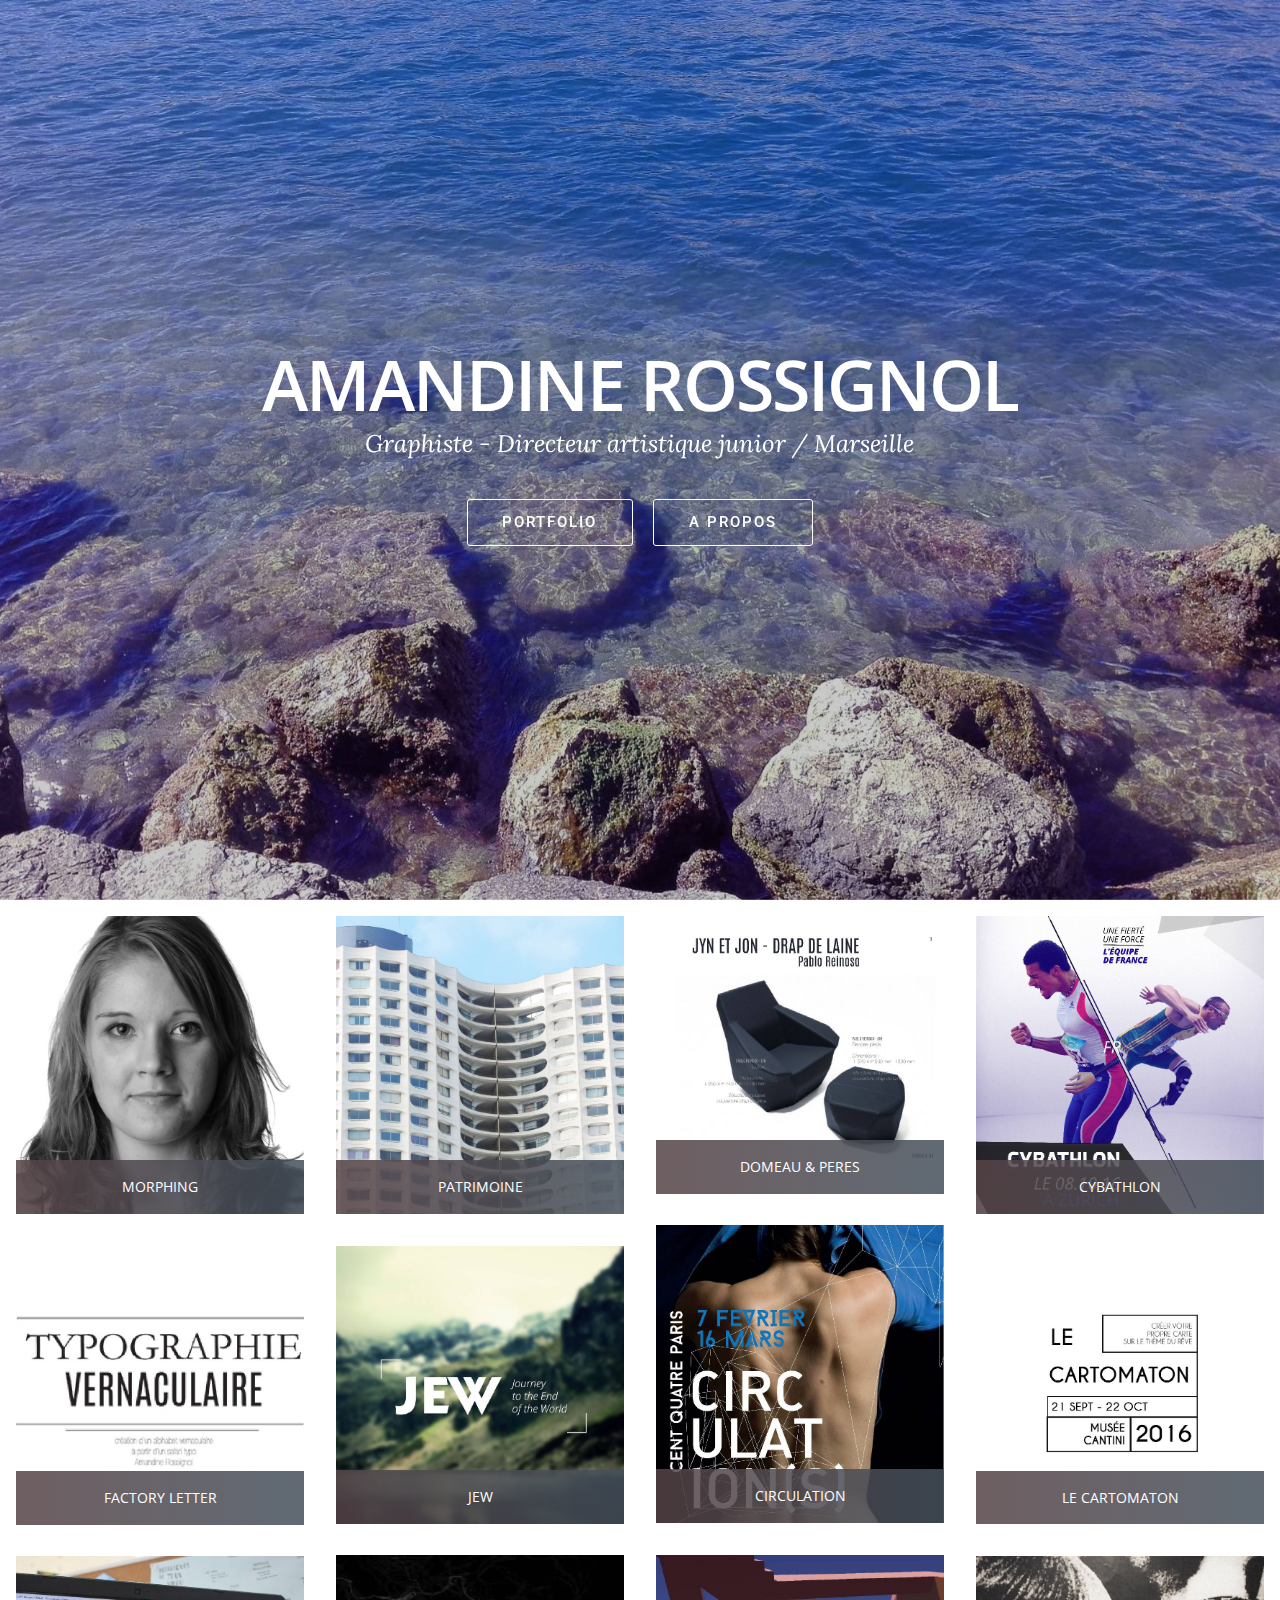
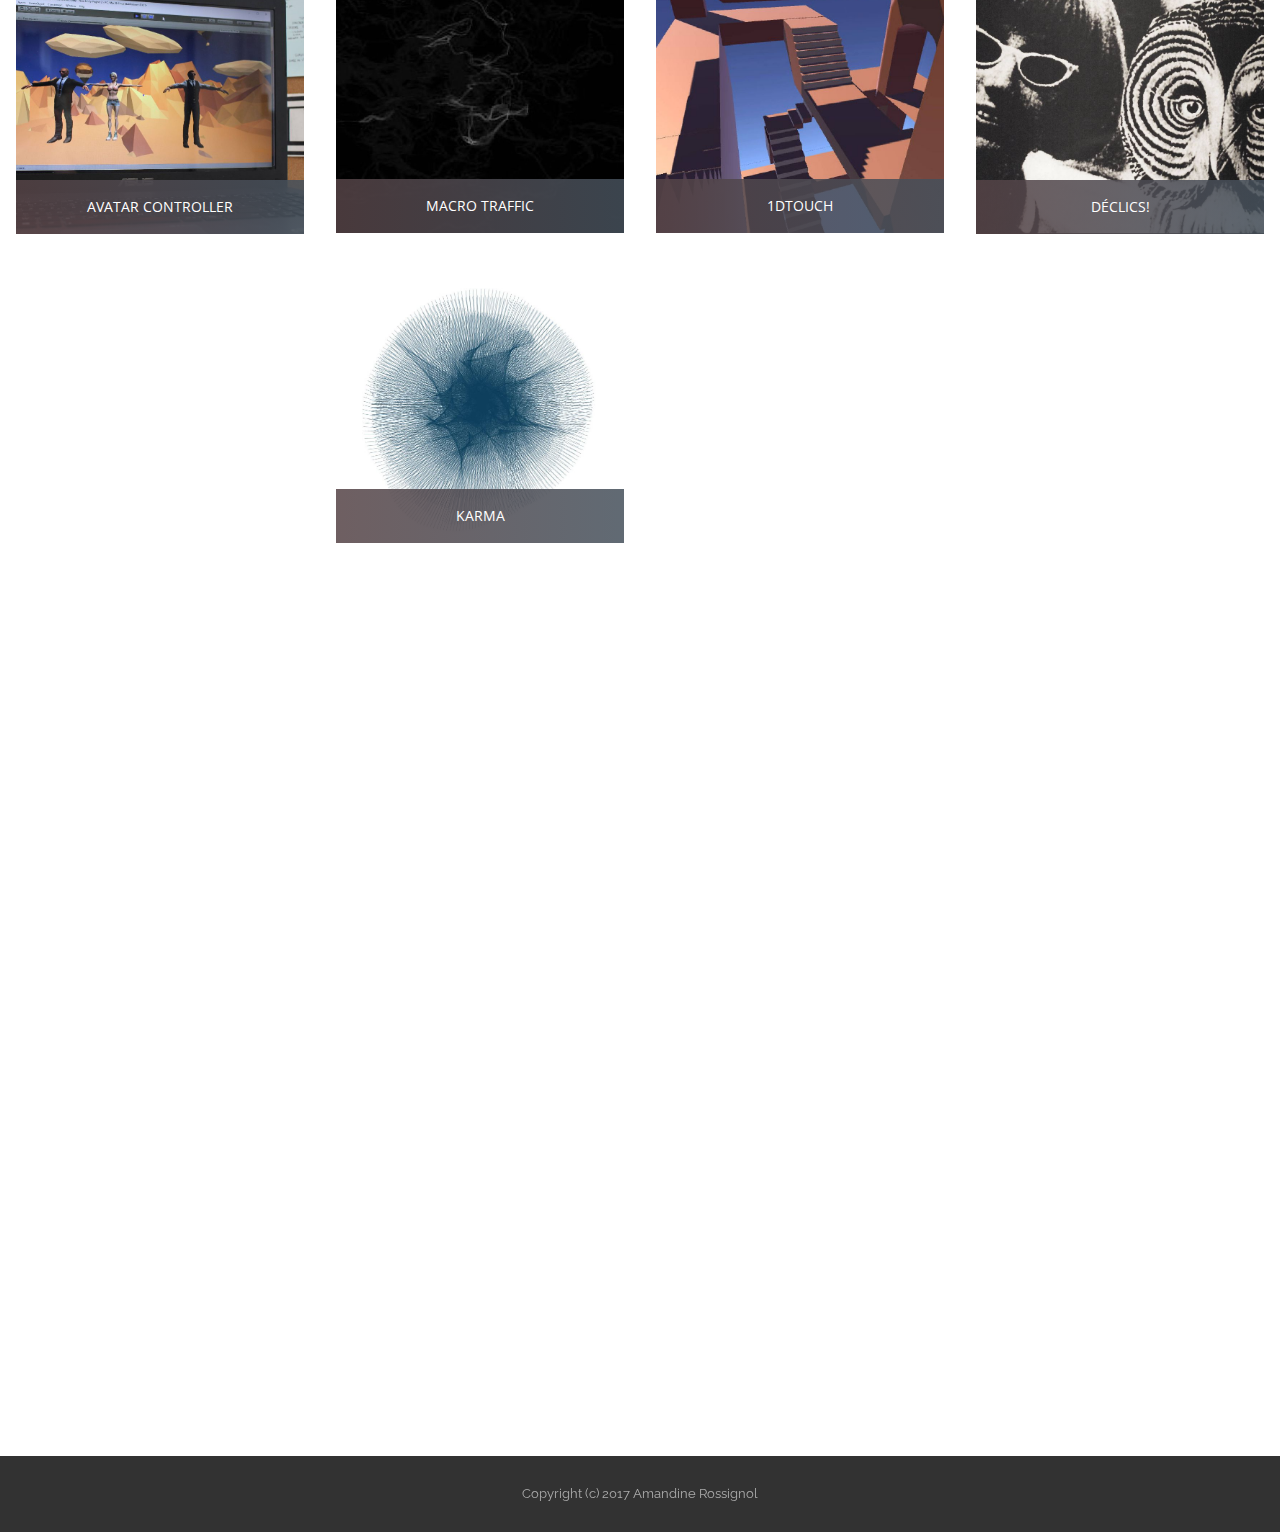
<file: index.html>
<!DOCTYPE html>
<html>
<head>
  <!-- Site made with Mobirise Website Builder v3.12.1, https://mobirise.com -->
  <meta charset="UTF-8">
  <meta http-equiv="X-UA-Compatible" content="IE=edge">
  <meta name="generator" content="Mobirise v3.12.1, mobirise.com">
  <meta name="viewport" content="width=device-width, initial-scale=1">
  <link rel="shortcut icon" href="assets/images/vignettesitelogo-128x131.png" type="image/x-icon">
  <meta name="description" content="">
  
  <link rel="stylesheet" href="https://fonts.googleapis.com/css?family=Lora:400,700,400italic,700italic&amp;subset=latin">
  <link rel="stylesheet" href="https://fonts.googleapis.com/css?family=Montserrat:400,700">
  <link rel="stylesheet" href="https://fonts.googleapis.com/css?family=Raleway:100,100i,200,200i,300,300i,400,400i,500,500i,600,600i,700,700i,800,800i,900,900i">
  <link rel="stylesheet" href="assets/bootstrap-material-design-font/css/material.css">
  <link rel="stylesheet" href="assets/et-line-font-plugin/style.css">
  <link rel="stylesheet" href="assets/tether/tether.min.css">
  <link rel="stylesheet" href="assets/bootstrap/css/bootstrap.min.css">
  <link rel="stylesheet" href="assets/animate.css/animate.min.css">
  <link rel="stylesheet" href="assets/socicon/css/styles.css">
  <link rel="stylesheet" href="assets/theme/css/style.css">
  <link rel="stylesheet" href="assets/mobirise-gallery/style.css">
  <link rel="stylesheet" href="assets/mobirise/css/mbr-additional.css" type="text/css">
  
  
  
</head>
<body>
<section class="mbr-section mbr-section-hero mbr-section-full mbr-parallax-background" id="header1-2" style="background-image: url(assets/images/hjk2-2000x1123.jpg);">

    

    <div class="mbr-table-cell">

        <div class="container">
            <div class="row">
                <div class="mbr-section col-md-10 col-md-offset-1 text-xs-center">

                    <h1 class="mbr-section-title display-1">AMANDINE ROSSIGNOL</h1>
                    <p class="mbr-section-lead lead">Graphiste - Directeur artistique junior / Marseille</p>
                    <div class="mbr-section-btn"> <a class="btn btn-lg btn-white btn-white-outline" href="index.html#gallery4-0">PORTFOLIO</a> <a class="btn btn-lg btn-white btn-white-outline" href="index.html#msg-box3-4">A PROPOS</a></div>
                </div>
            </div>
        </div>
    </div>

    

</section>

<section class="engine"><a rel="external" href="https://mobirise.com">Mobirise Site Creator</a></section><section class="mbr-gallery mbr-section mbr-section-nopadding mbr-slider-carousel" id="gallery4-0" data-filter="false" style="background-color: rgb(255, 255, 255); padding-top: 0rem; padding-bottom: 0rem;">
    <!-- Filter -->
    

    <!-- Gallery -->
    <div class="mbr-gallery-row">
        <div class=" mbr-gallery-layout-default">
            <div>
                <div>
                    <div class="mbr-gallery-item mbr-gallery-item__mobirise3 mbr-gallery-item--p1" data-tags="Animated" data-video-url="false">
                        <div href="#lb-gallery4-0" data-slide-to="0" data-toggle="modal">
                            
                            

                            <img alt="" src="assets/images/retouchefusion3-2000x2071-800x828.jpg">
                            
                            <span class="icon-focus"></span>
                            <span class="mbr-gallery-title"><a href="morphing.html" class="text-white">MORPHING</a></span>
                        </div>
                    </div><div class="mbr-gallery-item mbr-gallery-item__mobirise3 mbr-gallery-item--p1" data-tags="Animated" data-video-url="false">
                        <div href="#lb-gallery4-0" data-slide-to="1" data-toggle="modal">
                            
                            

                            <img alt="" src="assets/images/patrimoine4-2000x2070-800x828.jpg">
                            
                            <span class="icon-focus"></span>
                            <span class="mbr-gallery-title"><a href="patrimoine.html" class="text-primary">PATRIMOINE</a></span>
                        </div>
                    </div><div class="mbr-gallery-item mbr-gallery-item__mobirise3 mbr-gallery-item--p1" data-tags="Animated" data-video-url="false">
                        <div href="#lb-gallery4-0" data-slide-to="2" data-toggle="modal">
                            
                            

                            <img alt="" src="assets/images/dp-cata-2000x1931-800x772.jpg">
                            
                            <span class="icon-focus"></span>
                            <span class="mbr-gallery-title"><a href="domeauetperes.html" class="text-white">DOMEAU &amp; PERES</a></span>
                        </div>
                    </div><div class="mbr-gallery-item mbr-gallery-item__mobirise3 mbr-gallery-item--p1" data-tags="Animated" data-video-url="false">
                        <div href="#lb-gallery4-0" data-slide-to="3" data-toggle="modal">
                            
                            

                            <img alt="" src="assets/images/ps2-2000x2070-800x828.jpg">
                            
                            <span class="icon-focus"></span>
                            <span class="mbr-gallery-title"><a href="cybathlon.html" class="text-white">CYBATHLON</a></span>
                        </div>
                    </div><div class="mbr-gallery-item mbr-gallery-item__mobirise3 mbr-gallery-item--p1" data-tags="Animated" data-video-url="false">
                        <div href="#lb-gallery4-0" data-slide-to="4" data-toggle="modal">
                            
                            

                            <img alt="" src="assets/images/circulation2-2000x2070-800x828.jpg">
                            
                            <span class="icon-focus"></span>
                            <span class="mbr-gallery-title"><a href="Circulation.html" class="text-primary">CIRCULATION</a></span>
                        </div>
                    </div><div class="mbr-gallery-item mbr-gallery-item__mobirise3 mbr-gallery-item--p1" data-tags="Animated" data-video-url="false">
                        <div href="#lb-gallery4-0" data-slide-to="5" data-toggle="modal">
                            
                            

                            <img alt="" src="assets/images/typovernaculaire-2000x1937-800x774.jpg">
                            
                            <span class="icon-focus"></span>
                            <span class="mbr-gallery-title"><a href="vernaculaire.html" class="text-primary">FACTORY LETTER</a></span>
                        </div>
                    </div><div class="mbr-gallery-item mbr-gallery-item__mobirise3 mbr-gallery-item--p1" data-tags="Animated" data-video-url="false">
                        <div href="#lb-gallery4-0" data-slide-to="6" data-toggle="modal">
                            
                            

                            <img alt="" src="assets/images/cran1-2000x1931-800x772.jpg">
                            
                            <span class="icon-focus"></span>
                            <span class="mbr-gallery-title"><a href="jew.html" class="text-primary">JEW</a></span>
                        </div>
                    </div><div class="mbr-gallery-item mbr-gallery-item__mobirise3 mbr-gallery-item--p1" data-tags="Animated" data-video-url="false">
                        <div href="#lb-gallery4-0" data-slide-to="7" data-toggle="modal">
                            
                            

                            <img alt="" src="assets/images/car11-2000x1934-800x773.jpg">
                            
                            <span class="icon-focus"></span>
                            <span class="mbr-gallery-title"><a href="lecartomaton.html" class="text-primary">LE CARTOMATON</a></span>
                        </div>
                    </div><div class="mbr-gallery-item mbr-gallery-item__mobirise3 mbr-gallery-item--p1" data-tags="Animated" data-video-url="false">
                        <div href="#lb-gallery4-0" data-slide-to="8" data-toggle="modal">
                            
                            

                            <img alt="" src="assets/images/kinect04-2000x1928-800x771.jpg">
                            
                            <span class="icon-focus"></span>
                            <span class="mbr-gallery-title"><a href="Macrotraffic.html" class="text-primary">MACRO TRAFFIC</a></span>
                        </div>
                    </div><div class="mbr-gallery-item mbr-gallery-item__mobirise3 mbr-gallery-item--p1" data-tags="Animated" data-video-url="false">
                        <div href="#lb-gallery4-0" data-slide-to="9" data-toggle="modal">
                            
                            

                            <img alt="" src="assets/images/abstrait-7-2000x1931-800x772.jpg">
                            
                            <span class="icon-focus"></span>
                            <span class="mbr-gallery-title"><a href="1DTouch.html" class="text-primary">1DTOUCH</a></span>
                        </div>
                    </div><div class="mbr-gallery-item mbr-gallery-item__mobirise3 mbr-gallery-item--p1" data-tags="Animated" data-video-url="false">
                        <div href="#lb-gallery4-0" data-slide-to="10" data-toggle="modal">
                            
                            

                            <img alt="" src="assets/images/lien-et-correspondance11111-2000x1930-800x772.jpg">
                            
                            <span class="icon-focus"></span>
                            <span class="mbr-gallery-title"><a href="déclics.html" class="text-primary">DÉCLICS!</a></span>
                        </div>
                    </div><div class="mbr-gallery-item mbr-gallery-item__mobirise3 mbr-gallery-item--p1" data-tags="Animated" data-video-url="false">
                        <div href="#lb-gallery4-0" data-slide-to="11" data-toggle="modal">
                            
                            

                            <img alt="" src="assets/images/img-2000x1931-800x772.jpg">
                            
                            <span class="icon-focus"></span>
                            <span class="mbr-gallery-title"><a href="avatarcontroller.html" class="text-white">AVATAR CONTROLLER</a></span>
                        </div>
                    </div><div class="mbr-gallery-item mbr-gallery-item__mobirise3 mbr-gallery-item--p1" data-tags="Animated" data-video-url="false">
                        <div href="#lb-gallery4-0" data-slide-to="12" data-toggle="modal">
                            
                            

                            <img alt="" src="assets/images/170202-101109-2000x1929-800x771.jpg">
                            
                            <span class="icon-focus"></span>
                            <span class="mbr-gallery-title"><a href="Karma.html" class="text-primary">KARMA</a></span>
                        </div>
                    </div>
                </div>
            </div>
            <div class="clearfix"></div>
        </div>
    </div>

    <!-- Lightbox -->
    <div data-app-prevent-settings="" class="mbr-slider modal fade carousel slide" tabindex="-1" data-keyboard="true" data-interval="false" id="lb-gallery4-0">
        <div class="modal-dialog">
            <div class="modal-content">
                <div class="modal-body">
                    <ol class="carousel-indicators">
                        <li data-app-prevent-settings="" data-target="#lb-gallery4-0" data-slide-to="0"></li><li data-app-prevent-settings="" data-target="#lb-gallery4-0" data-slide-to="1"></li><li data-app-prevent-settings="" data-target="#lb-gallery4-0" data-slide-to="2"></li><li data-app-prevent-settings="" data-target="#lb-gallery4-0" data-slide-to="3"></li><li data-app-prevent-settings="" data-target="#lb-gallery4-0" data-slide-to="4"></li><li data-app-prevent-settings="" data-target="#lb-gallery4-0" data-slide-to="5"></li><li data-app-prevent-settings="" data-target="#lb-gallery4-0" data-slide-to="6"></li><li data-app-prevent-settings="" data-target="#lb-gallery4-0" data-slide-to="7"></li><li data-app-prevent-settings="" data-target="#lb-gallery4-0" data-slide-to="8"></li><li data-app-prevent-settings="" data-target="#lb-gallery4-0" data-slide-to="9"></li><li data-app-prevent-settings="" data-target="#lb-gallery4-0" data-slide-to="10"></li><li data-app-prevent-settings="" data-target="#lb-gallery4-0" data-slide-to="11"></li><li data-app-prevent-settings="" data-target="#lb-gallery4-0" class=" active" data-slide-to="12"></li>
                    </ol>
                    <div class="carousel-inner">
                        <div class="carousel-item">
                            <img alt="" src="assets/images/retouchefusion3-2000x2071.jpg">
                        </div><div class="carousel-item">
                            <img alt="" src="assets/images/patrimoine4-2000x2070.jpg">
                        </div><div class="carousel-item">
                            <img alt="" src="assets/images/dp-cata-2000x1931.jpg">
                        </div><div class="carousel-item">
                            <img alt="" src="assets/images/ps2-2000x2070.jpg">
                        </div><div class="carousel-item">
                            <img alt="" src="assets/images/circulation2-2000x2070.jpg">
                        </div><div class="carousel-item">
                            <img alt="" src="assets/images/typovernaculaire-2000x1937.jpg">
                        </div><div class="carousel-item">
                            <img alt="" src="assets/images/cran1-2000x1931.jpg">
                        </div><div class="carousel-item">
                            <img alt="" src="assets/images/car11-2000x1934.jpg">
                        </div><div class="carousel-item">
                            <img alt="" src="assets/images/kinect04-2000x1928.jpg">
                        </div><div class="carousel-item">
                            <img alt="" src="assets/images/abstrait-7-2000x1931.jpg">
                        </div><div class="carousel-item">
                            <img alt="" src="assets/images/lien-et-correspondance11111-2000x1930.jpg">
                        </div><div class="carousel-item">
                            <img alt="" src="assets/images/img-2000x1931.jpg">
                        </div><div class="carousel-item active">
                            <img alt="" src="assets/images/170202-101109-2000x1929.jpg">
                        </div>
                    </div>
                    <a class="left carousel-control" role="button" data-slide="prev" href="#lb-gallery4-0">
                        <span class="icon-prev" aria-hidden="true"></span>
                        <span class="sr-only">Previous</span>
                    </a>
                    <a class="right carousel-control" role="button" data-slide="next" href="#lb-gallery4-0">
                        <span class="icon-next" aria-hidden="true"></span>
                        <span class="sr-only">Next</span>
                    </a>

                    <a class="close" href="#" role="button" data-dismiss="modal">
                        <span aria-hidden="true">×</span>
                        <span class="sr-only">Close</span>
                    </a>
                </div>
            </div>
        </div>
    </div>
</section>

<section class="mbr-section article" id="msg-box3-4" style="background-color: rgb(255, 255, 255); padding-top: 120px; padding-bottom: 0px;">

    
    <div class="container">
        <div class="row">
            <div class="col-md-8 col-md-offset-2 text-xs-center">
                <h3 class="mbr-section-title display-2">AMANDINE</h3>
                <div class="lead"><p>Actuellement étudiante en DSAA design graphique à Marseille, graphiste et directeur artistique junior. Je porte attention au domaine du design dans sa globalité, mais plus particulierement au multimédia, à l'innovation et aux nouvelles technologies. J'aime être au coeur de la nouveauté et du changement. Je réalise un mémoire et un macro projet sur le thème de l'immersion; pouvant être suivi ici :</p></div>
                <div><a class="btn btn-secondary" href="http://www.tonerkebab.fr/wiki/doku.php/wiki:proto-memoires:amandine-rossignol:amandine-rossignol" target="_blank">IMMERSION</a> </div>
            </div>
        </div>
    </div>

</section>

<section class="mbr-section mbr-section__container" id="buttons1-b" style="background-color: rgb(255, 255, 255); padding-top: 60px; padding-bottom: 60px;">

    <div class="container">
        <div class="row">
            <div class="col-xs-12">
                <div class="text-xs-center"> <a class="btn btn-black btn-black-outline" href="http://www.fichier-pdf.fr/2017/05/11/cv-ar/cv-ar.pdf" target="_blank">CURRICULUM VITAE</a></div>
            </div>
        </div>
    </div>

</section>

<section class="mbr-section mbr-section-md-padding mbr-parallax-background" id="social-buttons2-c" style="background-image: url(assets/images/hjk2-2000x1123.jpg); padding-top: 90px; padding-bottom: 90px;">
    
    <div class="container">
        <div class="row">
            <div class="col-md-8 col-md-offset-2 text-xs-center">
                <h3 class="mbr-section-title display-2">IT'S ME</h3>
                <div><a class="btn btn-social" title="Twitter" target="_blank" href="https://twitter.com/AmandRoss"><i class="socicon socicon-twitter"></i></a>    <a class="btn btn-social" title="Instagram" target="_blank" href="https://www.instagram.com/amandine_ross/"><i class="socicon socicon-instagram"></i></a> <a class="btn btn-social" title="Pinterest" target="_blank" href="https://fr.pinterest.com/aeostig/"><i class="socicon socicon-pinterest"></i></a>     </div>
            </div>
        </div>
    </div>
</section>

<footer class="mbr-small-footer mbr-section mbr-section-nopadding" id="footer1-2" style="background-color: rgb(50, 50, 50); padding-top: 1.75rem; padding-bottom: 1.75rem;">
    
    <div class="container">
        <p class="text-xs-center">Copyright (c) 2017 Amandine Rossignol</p>
    </div>
</footer>


  <script src="assets/web/assets/jquery/jquery.min.js"></script>
  <script src="assets/tether/tether.min.js"></script>
  <script src="assets/bootstrap/js/bootstrap.min.js"></script>
  <script src="assets/smooth-scroll/smooth-scroll.js"></script>
  <script src="assets/jarallax/jarallax.js"></script>
  <script src="assets/viewport-checker/jquery.viewportchecker.js"></script>
  <script src="assets/masonry/masonry.pkgd.min.js"></script>
  <script src="assets/imagesloaded/imagesloaded.pkgd.min.js"></script>
  <script src="assets/bootstrap-carousel-swipe/bootstrap-carousel-swipe.js"></script>
  <script src="assets/theme/js/script.js"></script>
  <script src="assets/mobirise-gallery/player.min.js"></script>
  <script src="assets/mobirise-gallery/script.js"></script>
  
  
  <input name="animation" type="hidden">
  </body>
</html>
</file>
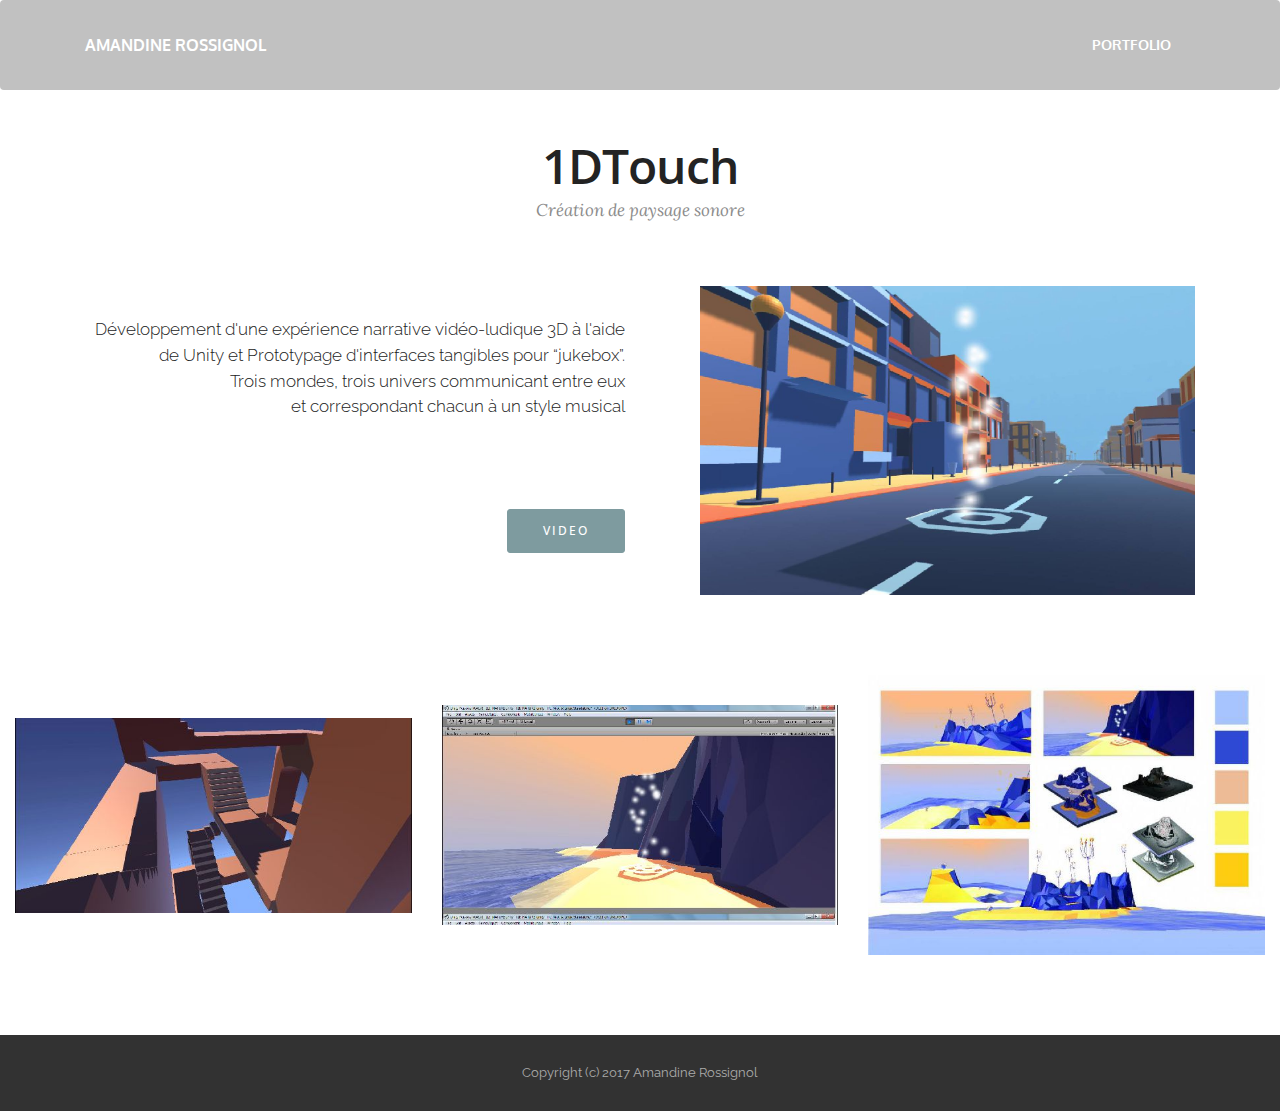
<file: 1DTouch.html>
<!DOCTYPE html>
<html>
<head>
  <!-- Site made with Mobirise Website Builder v3.12.1, https://mobirise.com -->
  <meta charset="UTF-8">
  <meta http-equiv="X-UA-Compatible" content="IE=edge">
  <meta name="generator" content="Mobirise v3.12.1, mobirise.com">
  <meta name="viewport" content="width=device-width, initial-scale=1">
  <link rel="shortcut icon" href="assets/images/vignettesitelogo-128x131.png" type="image/x-icon">
  <meta name="description" content="Web Site Builder Description">
  <title>Web Site Builder Title</title>
  <link rel="stylesheet" href="https://fonts.googleapis.com/css?family=Lora:400,700,400italic,700italic&amp;subset=latin">
  <link rel="stylesheet" href="https://fonts.googleapis.com/css?family=Montserrat:400,700">
  <link rel="stylesheet" href="https://fonts.googleapis.com/css?family=Raleway:100,100i,200,200i,300,300i,400,400i,500,500i,600,600i,700,700i,800,800i,900,900i">
  <link rel="stylesheet" href="assets/bootstrap-material-design-font/css/material.css">
  <link rel="stylesheet" href="assets/tether/tether.min.css">
  <link rel="stylesheet" href="assets/bootstrap/css/bootstrap.min.css">
  <link rel="stylesheet" href="assets/dropdown/css/style.css">
  <link rel="stylesheet" href="assets/animate.css/animate.min.css">
  <link rel="stylesheet" href="assets/theme/css/style.css">
  <link rel="stylesheet" href="assets/mobirise/css/mbr-additional.css" type="text/css">
  
  
  
</head>
<body>
<section id="menu-14">

    <nav class="navbar navbar-dropdown">
        <div class="container">

            <div class="mbr-table">
                <div class="mbr-table-cell">

                    <div class="navbar-brand">
                        
                        <a class="navbar-caption" href="index.html">AMANDINE ROSSIGNOL</a>
                    </div>

                </div>
                <div class="mbr-table-cell">

                    <button class="navbar-toggler pull-xs-right hidden-md-up" type="button" data-toggle="collapse" data-target="#exCollapsingNavbar">
                        <div class="hamburger-icon"></div>
                    </button>

                    <ul class="nav-dropdown collapse pull-xs-right nav navbar-nav navbar-toggleable-sm" id="exCollapsingNavbar"><li class="nav-item"><a class="nav-link link" href="index.html">PORTFOLIO</a></li></ul>
                    <button hidden="" class="navbar-toggler navbar-close" type="button" data-toggle="collapse" data-target="#exCollapsingNavbar">
                        <div class="close-icon"></div>
                    </button>

                </div>
            </div>

        </div>
    </nav>

</section>

<section class="engine"><a rel="external" href="https://mobirise.com">Mobirise Web Site Creator</a></section><section class="mbr-section mbr-section__container article mbr-after-navbar" id="header3-2y" style="background-color: rgb(255, 255, 255); padding-top: 140px; padding-bottom: 60px;">
    <div class="container">
        <div class="row">
            <div class="col-xs-12">
                <h3 class="mbr-section-title display-2">1DTouch</h3>
                <small class="mbr-section-subtitle">Création de paysage sonore</small>
            </div>
        </div>
    </div>
</section>

<section class="mbr-section" id="msg-box5-2z" style="background-color: rgb(255, 255, 255); padding-top: 0px; padding-bottom: 0px;">

    
    <div class="container">
        <div class="row">
            <div class="mbr-table-md-up">

              

              <div class="mbr-table-cell col-md-5 text-xs-center text-md-right content-size">
                  
                  <div class="lead">

                    <p>Développement d'une expérience narrative vidéo-ludique 3D à l'aide de Unity et Prototypage d'interfaces tangibles pour “jukebox”.<br>Trois mondes, trois univers communicant entre eux <br>et correspondant chacun à un style musical<br><br><br></p>

                  </div>

                  <div><a class="btn btn-info" href="http://www.tonerkebab.fr/wiki/doku.php/wiki:projets:1dtouch:1dtouch" target="_blank">VIDEO</a></div>
              </div>


              


              <div class="mbr-table-cell mbr-left-padding-md-up mbr-valign-top col-md-7 image-size" style="width: 50%;">
                  <div class="mbr-figure"><img src="assets/images/ville-1-1400x875.jpg"></div>
              </div>

            </div>
        </div>
    </div>

</section>

<section class="mbr-cards mbr-section mbr-section-nopadding" id="features3-30" style="background-color: rgb(255, 255, 255);">

    

    <div class="mbr-cards-row row">
        <div class="mbr-cards-col col-xs-12 col-lg-4" style="padding-top: 80px; padding-bottom: 80px;">
            <div class="container">
              <div class="card cart-block">
                  <div class="card-img"><img src="assets/images/abstrait-7-600x294.jpg" class="card-img-top"></div>
                  
                </div>
            </div>
        </div>
        <div class="mbr-cards-col col-xs-12 col-lg-4" style="padding-top: 80px; padding-bottom: 80px;">
            <div class="container">
                <div class="card cart-block">
                    <div class="card-img"><img src="assets/images/nature-14-600x333.jpg" class="card-img-top"></div>
                    
                </div>
            </div>
        </div>
        <div class="mbr-cards-col col-xs-12 col-lg-4" style="padding-top: 80px; padding-bottom: 80px;">
            <div class="container">
                <div class="card cart-block">
                    <div class="card-img"><img src="assets/images/nature-25-600x424.jpg" class="card-img-top"></div>
                    
                </div>
            </div>
        </div>
        
        
        
    </div>
</section>

<footer class="mbr-small-footer mbr-section mbr-section-nopadding" id="footer1-2x" style="background-color: rgb(50, 50, 50); padding-top: 1.75rem; padding-bottom: 1.75rem;">
    
    <div class="container">
        <p class="text-xs-center">Copyright (c) 2017 Amandine Rossignol</p>
    </div>
</footer>


  <script src="assets/web/assets/jquery/jquery.min.js"></script>
  <script src="assets/tether/tether.min.js"></script>
  <script src="assets/bootstrap/js/bootstrap.min.js"></script>
  <script src="assets/smooth-scroll/smooth-scroll.js"></script>
  <script src="assets/dropdown/js/script.min.js"></script>
  <script src="assets/touch-swipe/jquery.touch-swipe.min.js"></script>
  <script src="assets/viewport-checker/jquery.viewportchecker.js"></script>
  <script src="assets/theme/js/script.js"></script>
  
  
  <input name="animation" type="hidden">
  </body>
</html>
</file>
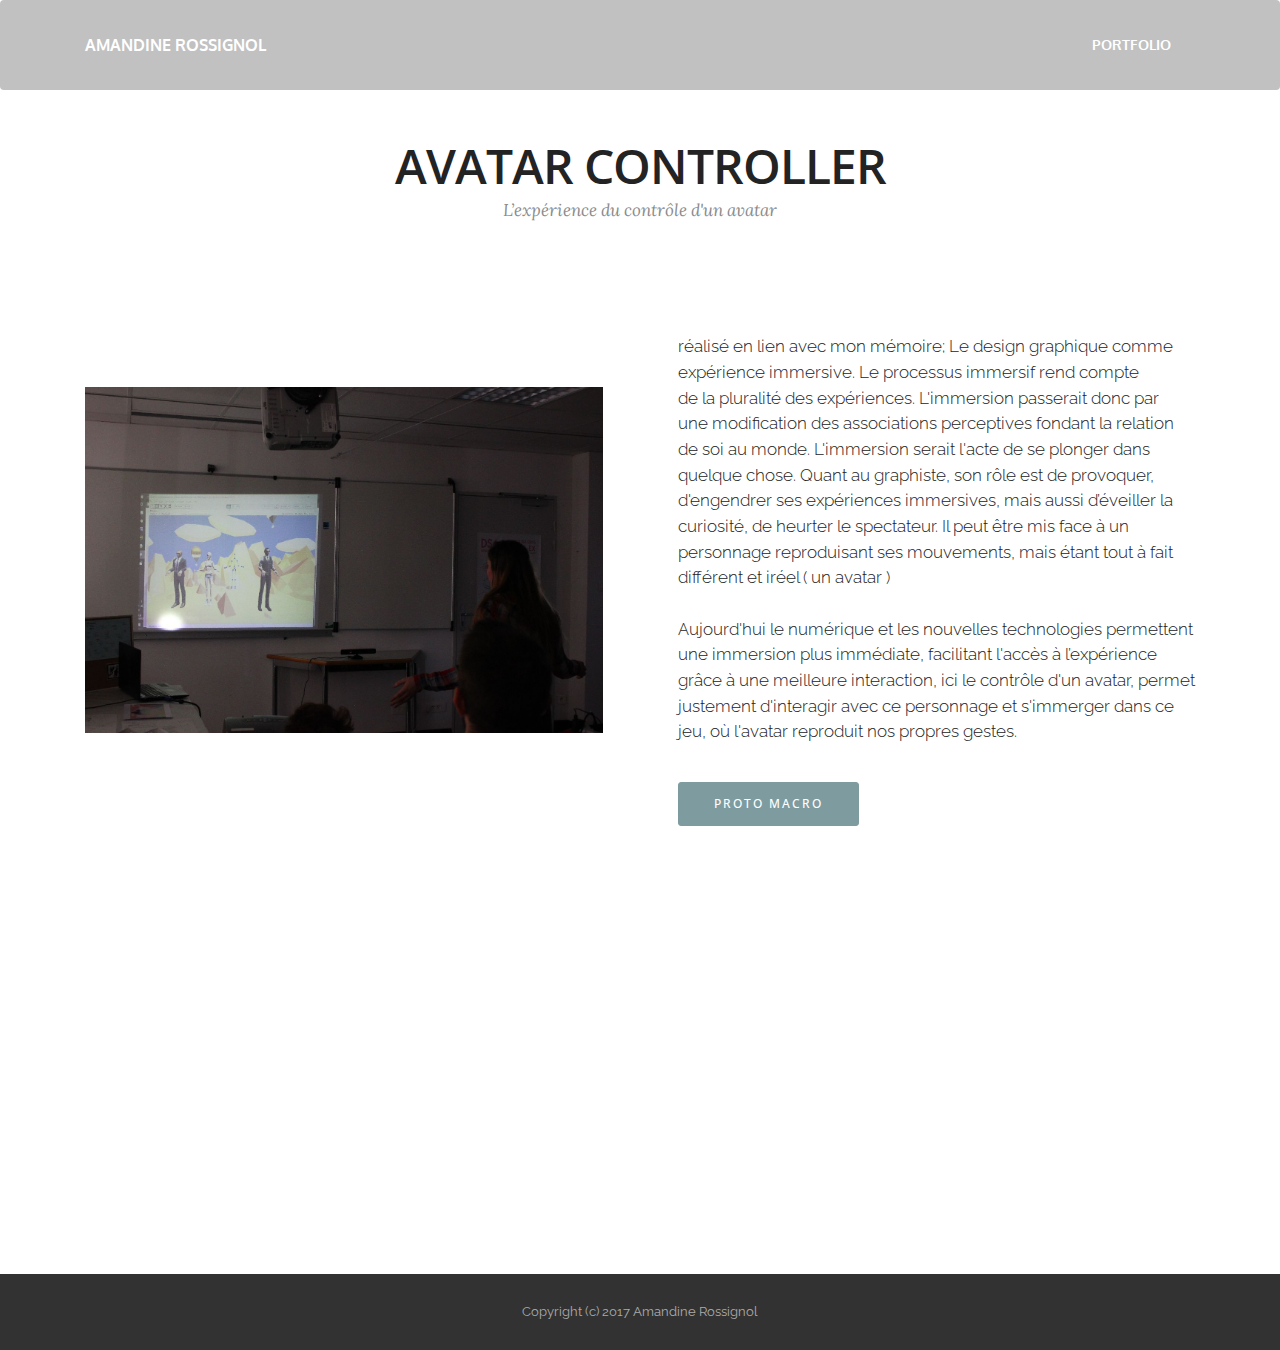
<file: avatarcontroller.html>
<!DOCTYPE html>
<html>
<head>
  <!-- Site made with Mobirise Website Builder v3.12.1, https://mobirise.com -->
  <meta charset="UTF-8">
  <meta http-equiv="X-UA-Compatible" content="IE=edge">
  <meta name="generator" content="Mobirise v3.12.1, mobirise.com">
  <meta name="viewport" content="width=device-width, initial-scale=1">
  <link rel="shortcut icon" href="assets/images/vignettesitelogo-128x131.png" type="image/x-icon">
  <meta name="description" content="Website Creator Description">
  <title>Website Creator Title</title>
  <link rel="stylesheet" href="https://fonts.googleapis.com/css?family=Lora:400,700,400italic,700italic&amp;subset=latin">
  <link rel="stylesheet" href="https://fonts.googleapis.com/css?family=Montserrat:400,700">
  <link rel="stylesheet" href="https://fonts.googleapis.com/css?family=Raleway:100,100i,200,200i,300,300i,400,400i,500,500i,600,600i,700,700i,800,800i,900,900i">
  <link rel="stylesheet" href="assets/bootstrap-material-design-font/css/material.css">
  <link rel="stylesheet" href="assets/tether/tether.min.css">
  <link rel="stylesheet" href="assets/bootstrap/css/bootstrap.min.css">
  <link rel="stylesheet" href="assets/dropdown/css/style.css">
  <link rel="stylesheet" href="assets/animate.css/animate.min.css">
  <link rel="stylesheet" href="assets/theme/css/style.css">
  <link rel="stylesheet" href="assets/mobirise/css/mbr-additional.css" type="text/css">
  
  
  
</head>
<body>
<section id="menu-14">

    <nav class="navbar navbar-dropdown">
        <div class="container">

            <div class="mbr-table">
                <div class="mbr-table-cell">

                    <div class="navbar-brand">
                        
                        <a class="navbar-caption" href="index.html">AMANDINE ROSSIGNOL</a>
                    </div>

                </div>
                <div class="mbr-table-cell">

                    <button class="navbar-toggler pull-xs-right hidden-md-up" type="button" data-toggle="collapse" data-target="#exCollapsingNavbar">
                        <div class="hamburger-icon"></div>
                    </button>

                    <ul class="nav-dropdown collapse pull-xs-right nav navbar-nav navbar-toggleable-sm" id="exCollapsingNavbar"><li class="nav-item"><a class="nav-link link" href="index.html">PORTFOLIO</a></li></ul>
                    <button hidden="" class="navbar-toggler navbar-close" type="button" data-toggle="collapse" data-target="#exCollapsingNavbar">
                        <div class="close-icon"></div>
                    </button>

                </div>
            </div>

        </div>
    </nav>

</section>

<section class="engine"><a rel="external" href="https://mobirise.com">Web Page Builder</a></section><section class="mbr-section mbr-section__container article mbr-after-navbar" id="header3-38" style="background-color: rgb(255, 255, 255); padding-top: 140px; padding-bottom: 60px;">
    <div class="container">
        <div class="row">
            <div class="col-xs-12">
                <h3 class="mbr-section-title display-2">AVATAR CONTROLLER</h3>
                <small class="mbr-section-subtitle">L’expérience du contrôle d'un avatar</small>
            </div>
        </div>
    </div>
</section>

<section class="mbr-section" id="msg-box5-39" style="background-color: rgb(255, 255, 255); padding-top: 0px; padding-bottom: 0px;">

    
    <div class="container">
        <div class="row">
            <div class="mbr-table-md-up">

              <div class="mbr-table-cell mbr-right-padding-md-up mbr-valign-top col-md-7 image-size" style="width: 52%;">
                  <div class="mbr-figure"><img src="assets/images/img-1400x933.jpg"></div>
              </div>

              


              <div class="mbr-table-cell col-md-5 text-xs-center text-md-left content-size">
                  
                  <div class="lead">

                    <p><br><br>réalisé en lien avec mon mémoire; Le design graphique comme expérience immersive. Le processus immersif rend compte <br>de la pluralité des expériences. L'immersion passerait donc par <br>une modification des associations perceptives fondant la relation de soi au monde. L'immersion serait l'acte de se plonger dans quelque chose. Quant au graphiste, son rôle est de provoquer, d'engendrer ses expériences immersives, mais aussi d’éveiller la curiosité, de heurter le spectateur. Il peut être mis face à un personnage reproduisant ses mouvements, mais étant tout à fait différent&nbsp;et iréel ( un avatar )<br><br>Aujourd'hui le numérique et les nouvelles technologies permettent une immersion plus immédiate, facilitant l'accès à l’expérience grâce à une meilleure interaction, ici le contrôle d'un avatar, permet justement d'interagir avec ce personnage et s'immerger dans ce jeu, où l'avatar reproduit nos propres gestes.&nbsp;<br></p>

                  </div>

                  <div><a class="btn btn-info" href="http://www.tonerkebab.fr/wiki/doku.php/wiki:proto-macro:amandine-rossignol:amandine-rossignol" target="_blank">PROTO MACRO</a></div>
              </div>


              

            </div>
        </div>
    </div>

</section>

<section class="mbr-cards mbr-section mbr-section-nopadding" id="features3-3a" style="background-color: rgb(255, 255, 255);">

    

    <div class="mbr-cards-row row">
        <div class="mbr-cards-col col-xs-12 col-lg-3" style="padding-top: 80px; padding-bottom: 80px;">
            <div class="container">
              <div class="card cart-block">
                  <div class="card-img"><img src="assets/images/avatarcontroller2-600x346.jpg" class="card-img-top"></div>
                  
                </div>
            </div>
        </div>
        <div class="mbr-cards-col col-xs-12 col-lg-3" style="padding-top: 80px; padding-bottom: 80px;">
            <div class="container">
                <div class="card cart-block">
                    <div class="card-img"><img src="assets/images/img58004-600x400.jpg" class="card-img-top"></div>
                    
                </div>
            </div>
        </div>
        <div class="mbr-cards-col col-xs-12 col-lg-3" style="padding-top: 80px; padding-bottom: 80px;">
            <div class="container">
                <div class="card cart-block">
                    <div class="card-img"><img src="assets/images/im853-600x400.jpg" class="card-img-top"></div>
                    
                </div>
            </div>
        </div>
        <div class="mbr-cards-col col-xs-12 col-lg-3" style="padding-top: 80px; padding-bottom: 80px;">
            <div class="container">
                <div class="card cart-block">
                    <div class="card-img"><img src="assets/images/img-600x579.jpg" class="card-img-top"></div>
                    
                </div>
            </div>
        </div>
        
        
    </div>
</section>

<footer class="mbr-small-footer mbr-section mbr-section-nopadding" id="footer1-37" style="background-color: rgb(50, 50, 50); padding-top: 1.75rem; padding-bottom: 1.75rem;">
    
    <div class="container">
        <p class="text-xs-center">Copyright (c) 2017 Amandine Rossignol</p>
    </div>
</footer>


  <script src="assets/web/assets/jquery/jquery.min.js"></script>
  <script src="assets/tether/tether.min.js"></script>
  <script src="assets/bootstrap/js/bootstrap.min.js"></script>
  <script src="assets/smooth-scroll/smooth-scroll.js"></script>
  <script src="assets/dropdown/js/script.min.js"></script>
  <script src="assets/touch-swipe/jquery.touch-swipe.min.js"></script>
  <script src="assets/viewport-checker/jquery.viewportchecker.js"></script>
  <script src="assets/theme/js/script.js"></script>
  
  
  <input name="animation" type="hidden">
  </body>
</html>
</file>
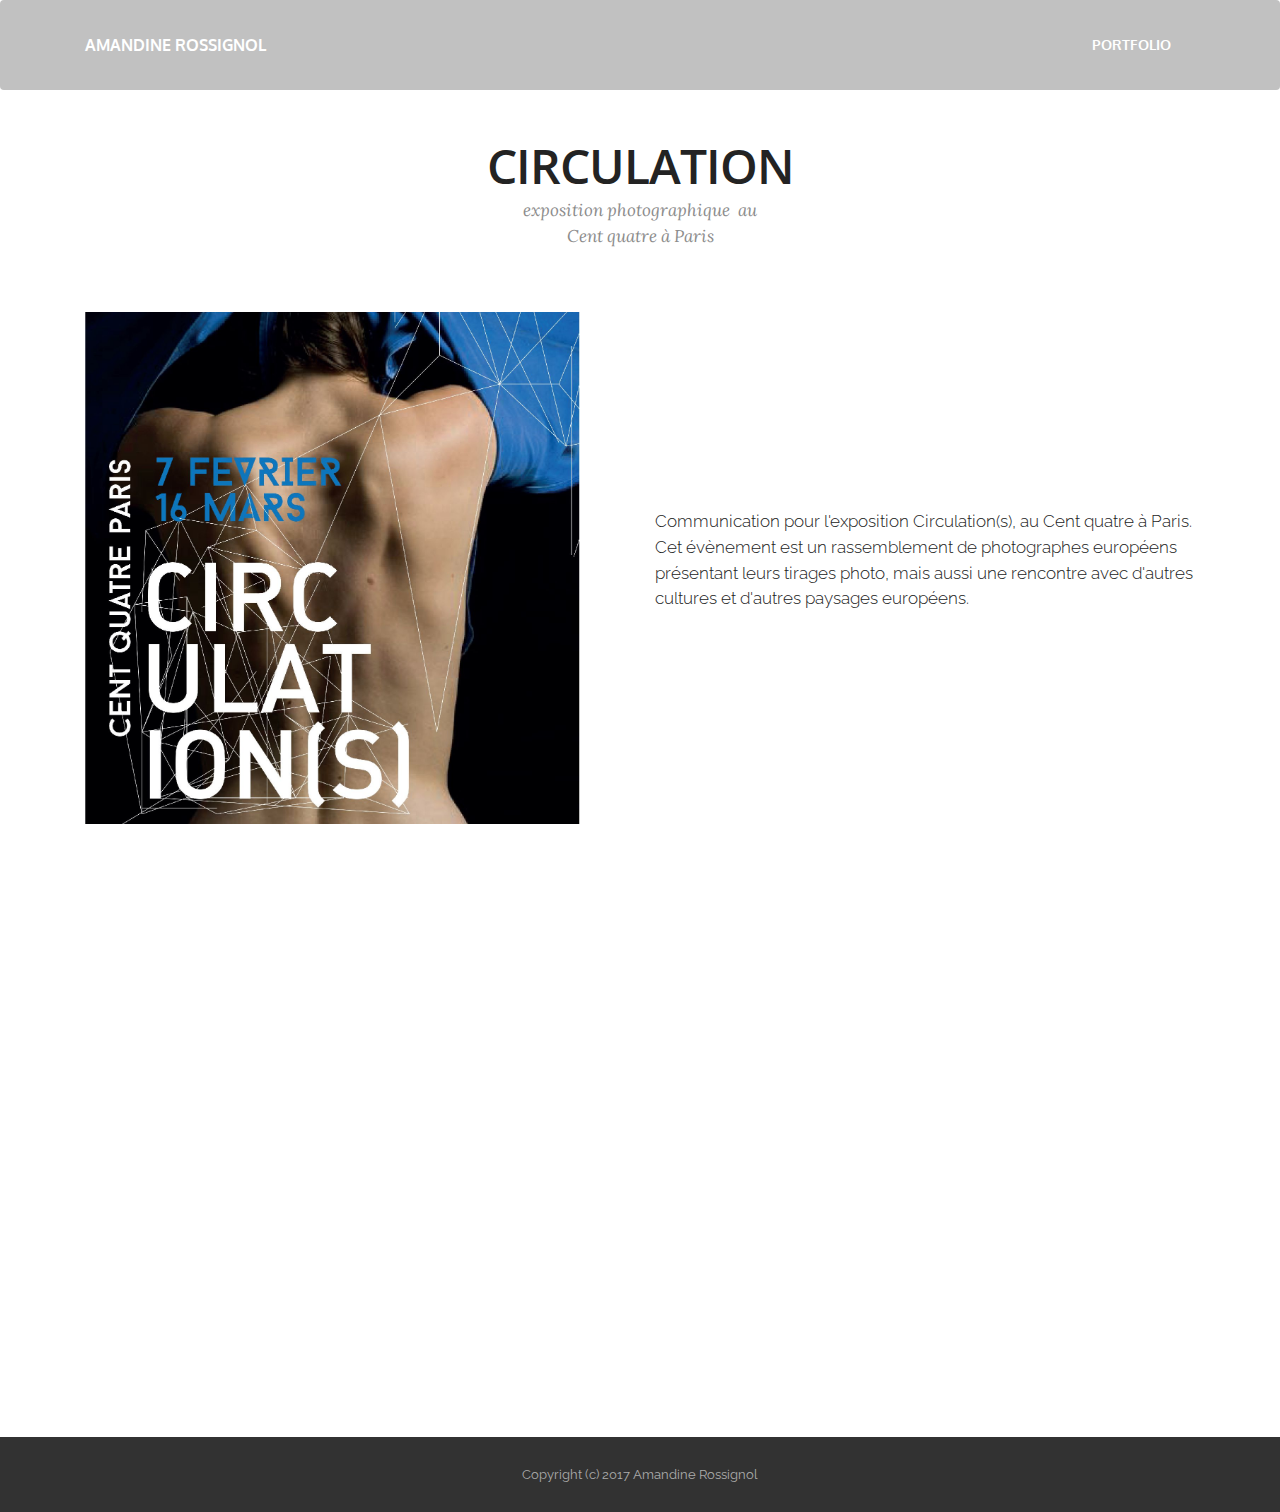
<file: Circulation.html>
<!DOCTYPE html>
<html>
<head>
  <!-- Site made with Mobirise Website Builder v3.12.1, https://mobirise.com -->
  <meta charset="UTF-8">
  <meta http-equiv="X-UA-Compatible" content="IE=edge">
  <meta name="generator" content="Mobirise v3.12.1, mobirise.com">
  <meta name="viewport" content="width=device-width, initial-scale=1">
  <link rel="shortcut icon" href="assets/images/vignettesitelogo-128x131.png" type="image/x-icon">
  <meta name="description" content="Website Maker Description">
  <title>Website Maker Title</title>
  <link rel="stylesheet" href="https://fonts.googleapis.com/css?family=Lora:400,700,400italic,700italic&amp;subset=latin">
  <link rel="stylesheet" href="https://fonts.googleapis.com/css?family=Montserrat:400,700">
  <link rel="stylesheet" href="https://fonts.googleapis.com/css?family=Raleway:100,100i,200,200i,300,300i,400,400i,500,500i,600,600i,700,700i,800,800i,900,900i">
  <link rel="stylesheet" href="assets/bootstrap-material-design-font/css/material.css">
  <link rel="stylesheet" href="assets/tether/tether.min.css">
  <link rel="stylesheet" href="assets/bootstrap/css/bootstrap.min.css">
  <link rel="stylesheet" href="assets/animate.css/animate.min.css">
  <link rel="stylesheet" href="assets/dropdown/css/style.css">
  <link rel="stylesheet" href="assets/theme/css/style.css">
  <link rel="stylesheet" href="assets/mobirise/css/mbr-additional.css" type="text/css">
  
  
  
</head>
<body>
<section id="menu-14">

    <nav class="navbar navbar-dropdown">
        <div class="container">

            <div class="mbr-table">
                <div class="mbr-table-cell">

                    <div class="navbar-brand">
                        
                        <a class="navbar-caption" href="index.html">AMANDINE ROSSIGNOL</a>
                    </div>

                </div>
                <div class="mbr-table-cell">

                    <button class="navbar-toggler pull-xs-right hidden-md-up" type="button" data-toggle="collapse" data-target="#exCollapsingNavbar">
                        <div class="hamburger-icon"></div>
                    </button>

                    <ul class="nav-dropdown collapse pull-xs-right nav navbar-nav navbar-toggleable-sm" id="exCollapsingNavbar"><li class="nav-item"><a class="nav-link link" href="index.html">PORTFOLIO</a></li></ul>
                    <button hidden="" class="navbar-toggler navbar-close" type="button" data-toggle="collapse" data-target="#exCollapsingNavbar">
                        <div class="close-icon"></div>
                    </button>

                </div>
            </div>

        </div>
    </nav>

</section>

<section class="engine"><a rel="external" href="https://mobirise.com">Mobirise</a></section><section class="mbr-section mbr-section__container article mbr-after-navbar" id="header3-2p" style="background-color: rgb(255, 255, 255); padding-top: 140px; padding-bottom: 60px;">
    <div class="container">
        <div class="row">
            <div class="col-xs-12">
                <h3 class="mbr-section-title display-2">CIRCULATION</h3>
                <small class="mbr-section-subtitle">exposition&nbsp;photographique &nbsp;au<br>Cent quatre à Paris<br></small>
            </div>
        </div>
    </div>
</section>

<section class="mbr-section" id="msg-box5-2q" style="background-color: rgb(255, 255, 255); padding-top: 0px; padding-bottom: 0px;">

    
    <div class="container">
        <div class="row">
            <div class="mbr-table-md-up">

              <div class="mbr-table-cell mbr-right-padding-md-up mbr-valign-top col-md-7 image-size" style="width: 50%;">
                  <div class="mbr-figure"><img src="assets/images/circulation2-1400x1449.jpg"></div>
              </div>

              


              <div class="mbr-table-cell col-md-5 text-xs-center text-md-left content-size">
                  
                  <div class="lead">

                    <p><br>Communication pour l'exposition Circulation(s), au Cent quatre à Paris.<br>Cet évènement est un rassemblement de&nbsp;photographes européens présentant leurs tirages&nbsp;photo, mais aussi une rencontre avec d'autres<br>cultures et d'autres paysages européens.<br></p>

                  </div>

                  
              </div>


              

            </div>
        </div>
    </div>

</section>

<section class="mbr-cards mbr-section mbr-section-nopadding" id="features3-2r" style="background-color: rgb(255, 255, 255);">

    

    <div class="mbr-cards-row row">
        <div class="mbr-cards-col col-xs-12 col-lg-3" style="padding-top: 80px; padding-bottom: 80px;">
            <div class="container">
              <div class="card cart-block">
                  <div class="card-img"><img src="assets/images/circulation1-600x927.jpg" class="card-img-top"></div>
                  
                </div>
            </div>
        </div>
        <div class="mbr-cards-col col-xs-12 col-lg-3" style="padding-top: 80px; padding-bottom: 80px;">
            <div class="container">
                <div class="card cart-block">
                    <div class="card-img"><img src="assets/images/circulation2-600x936.jpg" class="card-img-top"></div>
                    
                </div>
            </div>
        </div>
        <div class="mbr-cards-col col-xs-12 col-lg-3" style="padding-top: 80px; padding-bottom: 80px;">
            <div class="container">
                <div class="card cart-block">
                    <div class="card-img"><img src="assets/images/flyer-1-600x845.jpg" class="card-img-top"></div>
                    
                </div>
            </div>
        </div>
        <div class="mbr-cards-col col-xs-12 col-lg-3" style="padding-top: 80px; padding-bottom: 80px;">
            <div class="container">
                <div class="card cart-block">
                    <div class="card-img"><img src="assets/images/wxvx-600x600.jpg" class="card-img-top"></div>
                    
                </div>
            </div>
        </div>
        
        
    </div>
</section>

<footer class="mbr-small-footer mbr-section mbr-section-nopadding" id="footer1-2o" style="background-color: rgb(50, 50, 50); padding-top: 1.75rem; padding-bottom: 1.75rem;">
    
    <div class="container">
        <p class="text-xs-center">Copyright (c) 2017 Amandine Rossignol</p>
    </div>
</footer>


  <script src="assets/web/assets/jquery/jquery.min.js"></script>
  <script src="assets/tether/tether.min.js"></script>
  <script src="assets/bootstrap/js/bootstrap.min.js"></script>
  <script src="assets/smooth-scroll/smooth-scroll.js"></script>
  <script src="assets/viewport-checker/jquery.viewportchecker.js"></script>
  <script src="assets/dropdown/js/script.min.js"></script>
  <script src="assets/touch-swipe/jquery.touch-swipe.min.js"></script>
  <script src="assets/theme/js/script.js"></script>
  
  
  <input name="animation" type="hidden">
  </body>
</html>
</file>
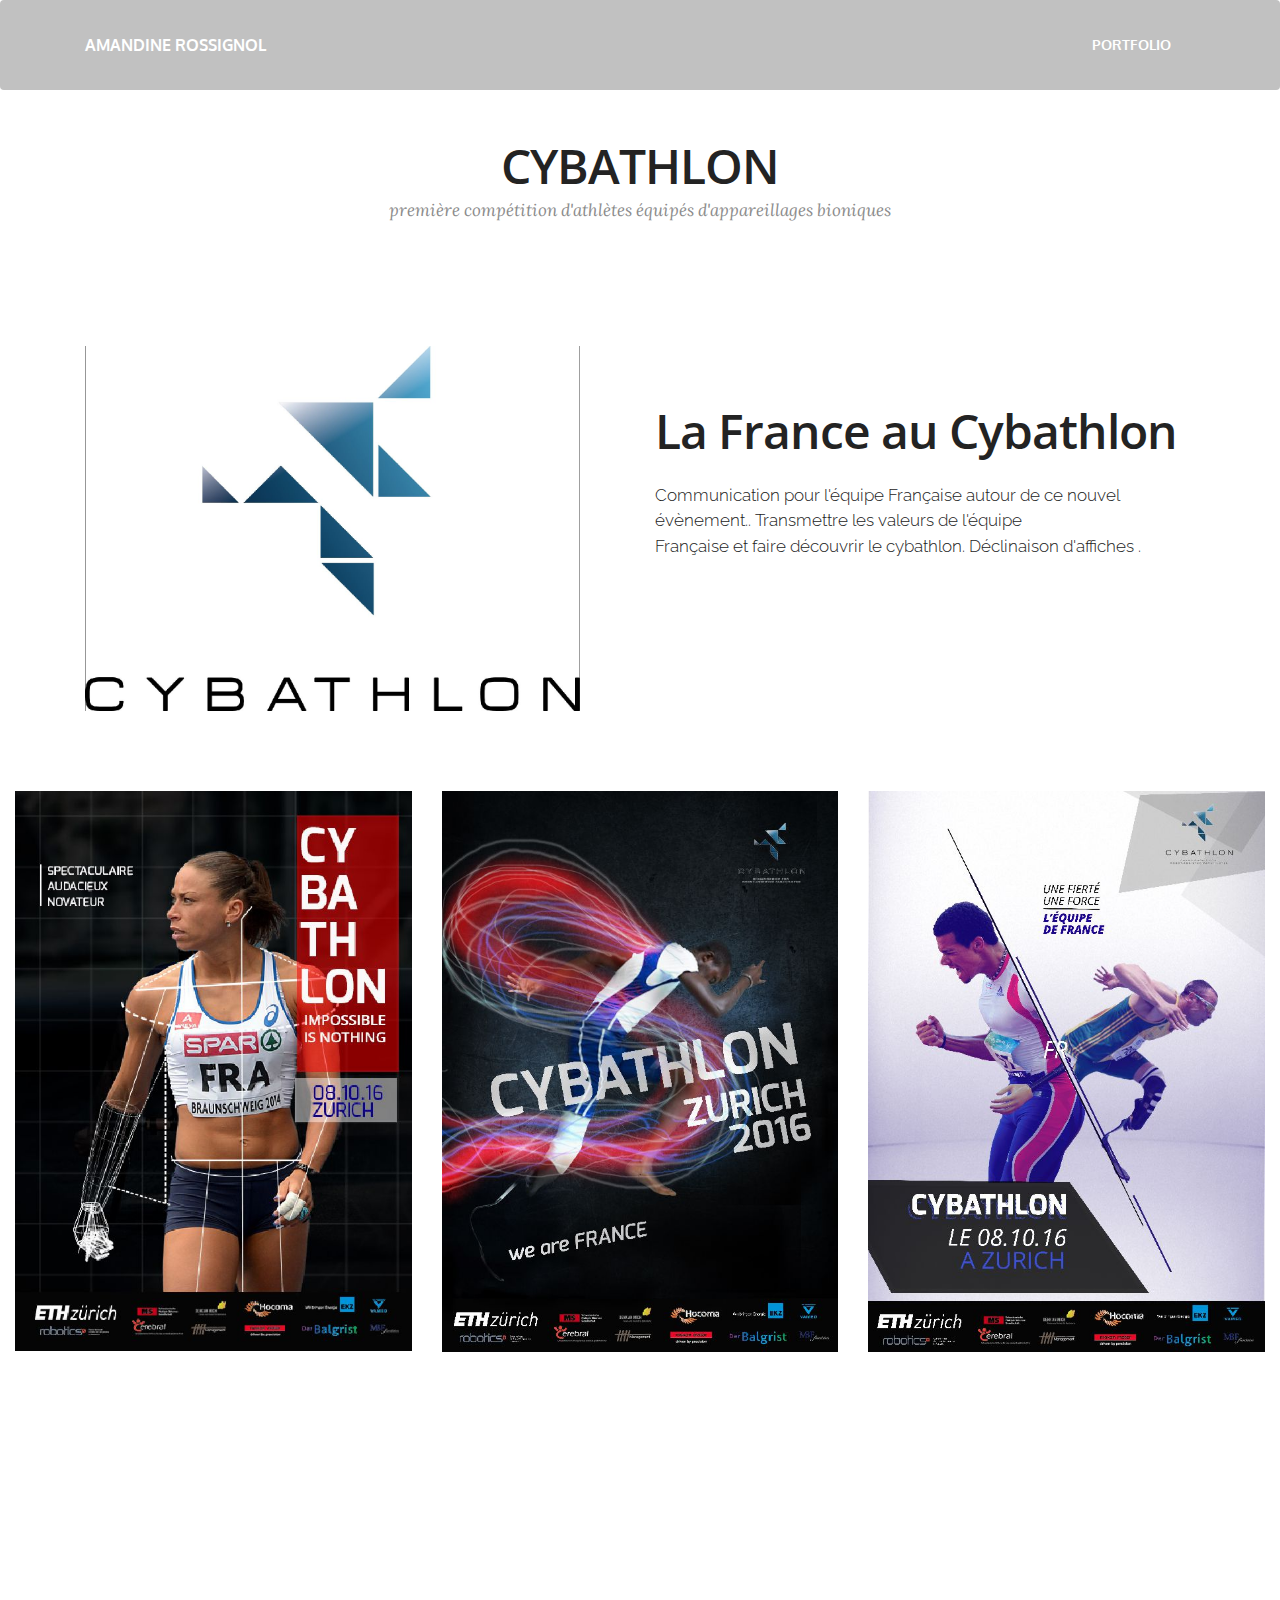
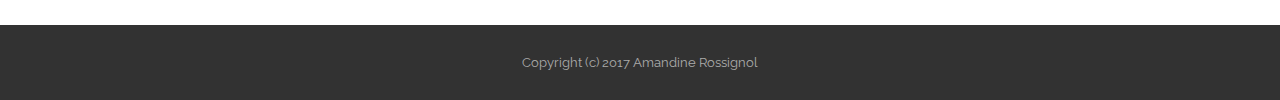
<file: cybathlon.html>
<!DOCTYPE html>
<html>
<head>
  <!-- Site made with Mobirise Website Builder v3.12.1, https://mobirise.com -->
  <meta charset="UTF-8">
  <meta http-equiv="X-UA-Compatible" content="IE=edge">
  <meta name="generator" content="Mobirise v3.12.1, mobirise.com">
  <meta name="viewport" content="width=device-width, initial-scale=1">
  <link rel="shortcut icon" href="assets/images/vignettesitelogo-128x131.png" type="image/x-icon">
  <meta name="description" content="Website Builder Description">
  <title>Website Builder Title</title>
  <link rel="stylesheet" href="https://fonts.googleapis.com/css?family=Lora:400,700,400italic,700italic&amp;subset=latin">
  <link rel="stylesheet" href="https://fonts.googleapis.com/css?family=Montserrat:400,700">
  <link rel="stylesheet" href="https://fonts.googleapis.com/css?family=Raleway:100,100i,200,200i,300,300i,400,400i,500,500i,600,600i,700,700i,800,800i,900,900i">
  <link rel="stylesheet" href="assets/bootstrap-material-design-font/css/material.css">
  <link rel="stylesheet" href="assets/tether/tether.min.css">
  <link rel="stylesheet" href="assets/bootstrap/css/bootstrap.min.css">
  <link rel="stylesheet" href="assets/animate.css/animate.min.css">
  <link rel="stylesheet" href="assets/dropdown/css/style.css">
  <link rel="stylesheet" href="assets/theme/css/style.css">
  <link rel="stylesheet" href="assets/mobirise/css/mbr-additional.css" type="text/css">
  
  
  
</head>
<body>
<section id="menu-14">

    <nav class="navbar navbar-dropdown">
        <div class="container">

            <div class="mbr-table">
                <div class="mbr-table-cell">

                    <div class="navbar-brand">
                        
                        <a class="navbar-caption" href="index.html">AMANDINE ROSSIGNOL</a>
                    </div>

                </div>
                <div class="mbr-table-cell">

                    <button class="navbar-toggler pull-xs-right hidden-md-up" type="button" data-toggle="collapse" data-target="#exCollapsingNavbar">
                        <div class="hamburger-icon"></div>
                    </button>

                    <ul class="nav-dropdown collapse pull-xs-right nav navbar-nav navbar-toggleable-sm" id="exCollapsingNavbar"><li class="nav-item"><a class="nav-link link" href="index.html">PORTFOLIO</a></li></ul>
                    <button hidden="" class="navbar-toggler navbar-close" type="button" data-toggle="collapse" data-target="#exCollapsingNavbar">
                        <div class="close-icon"></div>
                    </button>

                </div>
            </div>

        </div>
    </nav>

</section>

<section class="engine"><a rel="external" href="https://mobirise.com">Mobirise</a></section><section class="mbr-section mbr-section__container article mbr-after-navbar" id="header3-2l" style="background-color: rgb(255, 255, 255); padding-top: 140px; padding-bottom: 40px;">
    <div class="container">
        <div class="row">
            <div class="col-xs-12">
                <h3 class="mbr-section-title display-2">CYBATHLON</h3>
                <small class="mbr-section-subtitle"> première compétition d'athlètes équipés d'appareillages bioniques</small>
            </div>
        </div>
    </div>
</section>

<section class="mbr-section" id="msg-box5-2m" style="background-color: rgb(255, 255, 255); padding-top: 80px; padding-bottom: 0px;">

    
    <div class="container">
        <div class="row">
            <div class="mbr-table-md-up">

              <div class="mbr-table-cell mbr-right-padding-md-up mbr-valign-top col-md-7 image-size" style="width: 50%;">
                  <div class="mbr-figure"><img src="assets/images/cybathlon-1400x1033.jpg"></div>
              </div>

              


              <div class="mbr-table-cell col-md-5 text-xs-center text-md-left content-size">
                  <h3 class="mbr-section-title display-2">La France au Cybathlon</h3>
                  <div class="lead">

                    <p>Communication pour l'équipe Française autour de ce nouvel évènement.. Transmettre les valeurs de l'équipe <br>Française et faire découvrir le cybathlon. Déclinaison d'affiches .&nbsp;</p>

                  </div>

                  <div><a class="btn btn-primary" href="https://mobirise.com">MORE</a></div>
              </div>


              

            </div>
        </div>
    </div>

</section>

<section class="mbr-cards mbr-section mbr-section-nopadding" id="features3-2n" style="background-color: rgb(255, 255, 255);">

    

    <div class="mbr-cards-row row">
        <div class="mbr-cards-col col-xs-12 col-lg-4" style="padding-top: 80px; padding-bottom: 80px;">
            <div class="container">
              <div class="card cart-block">
                  <div class="card-img"><img src="assets/images/5-1-600x847.jpg" class="card-img-top"></div>
                  
                </div>
            </div>
        </div>
        <div class="mbr-cards-col col-xs-12 col-lg-4" style="padding-top: 80px; padding-bottom: 80px;">
            <div class="container">
                <div class="card cart-block">
                    <div class="card-img"><img src="assets/images/ps1-600x848.jpg" class="card-img-top"></div>
                    
                </div>
            </div>
        </div>
        <div class="mbr-cards-col col-xs-12 col-lg-4" style="padding-top: 80px; padding-bottom: 80px;">
            <div class="container">
                <div class="card cart-block">
                    <div class="card-img"><img src="assets/images/ps2-600x848.jpg" class="card-img-top"></div>
                    
                </div>
            </div>
        </div>
        
        
        
    </div>
</section>

<section class="mbr-cards mbr-section mbr-section-nopadding" id="features3-2s" style="background-color: rgb(255, 255, 255);">

    

    <div class="mbr-cards-row row">
        <div class="mbr-cards-col col-xs-12 col-lg-4" style="padding-top: 0px; padding-bottom: 80px;">
            <div class="container">
              <div class="card cart-block">
                  <div class="card-img"><img src="assets/images/banderole-600x171.jpg" class="card-img-top"></div>
                  
                </div>
            </div>
        </div>
        <div class="mbr-cards-col col-xs-12 col-lg-4" style="padding-top: 0px; padding-bottom: 80px;">
            <div class="container">
                <div class="card cart-block">
                    <div class="card-img"><img src="assets/images/banderole2-600x171.jpg" class="card-img-top"></div>
                    
                </div>
            </div>
        </div>
        <div class="mbr-cards-col col-xs-12 col-lg-4" style="padding-top: 0px; padding-bottom: 80px;">
            <div class="container">
                <div class="card cart-block">
                    <div class="card-img"><img src="assets/images/banderole3-600x171.jpg" class="card-img-top"></div>
                    
                </div>
            </div>
        </div>
        
        
        
    </div>
</section>

<footer class="mbr-small-footer mbr-section mbr-section-nopadding" id="footer1-2k" style="background-color: rgb(50, 50, 50); padding-top: 1.75rem; padding-bottom: 1.75rem;">
    
    <div class="container">
        <p class="text-xs-center">Copyright (c) 2017 Amandine Rossignol</p>
    </div>
</footer>


  <script src="assets/web/assets/jquery/jquery.min.js"></script>
  <script src="assets/tether/tether.min.js"></script>
  <script src="assets/bootstrap/js/bootstrap.min.js"></script>
  <script src="assets/smooth-scroll/smooth-scroll.js"></script>
  <script src="assets/viewport-checker/jquery.viewportchecker.js"></script>
  <script src="assets/dropdown/js/script.min.js"></script>
  <script src="assets/touch-swipe/jquery.touch-swipe.min.js"></script>
  <script src="assets/theme/js/script.js"></script>
  
  
  <input name="animation" type="hidden">
  </body>
</html>
</file>
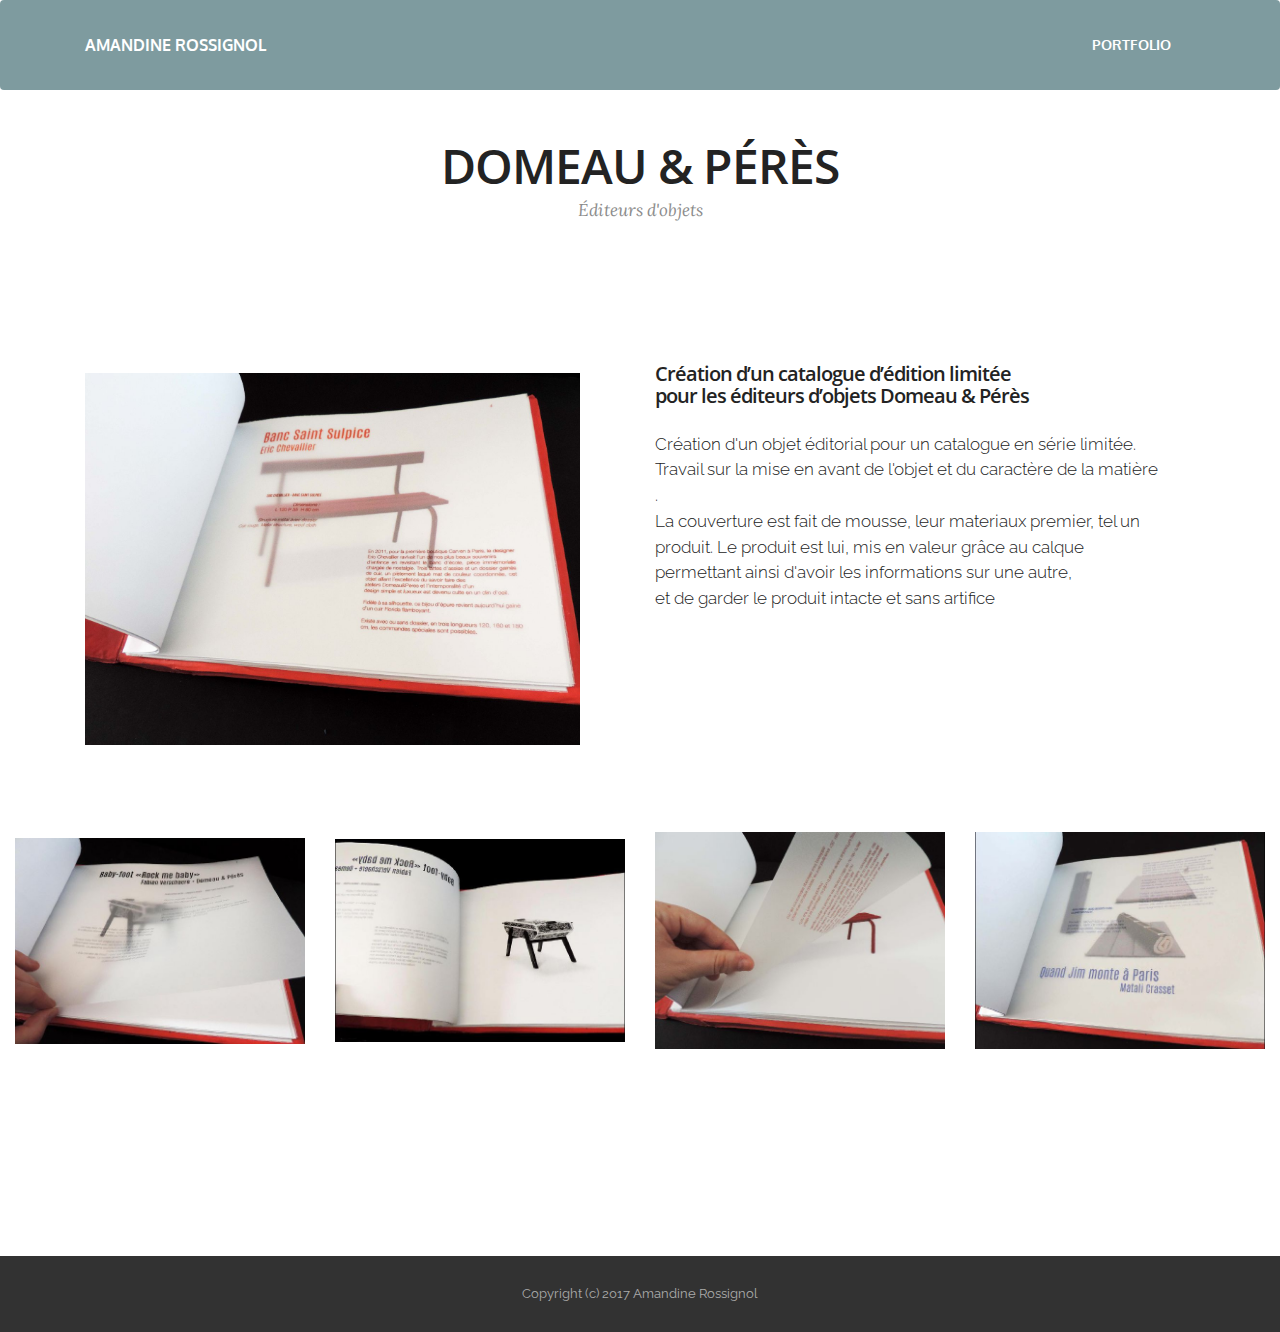
<file: domeauetperes.html>
<!DOCTYPE html>
<html>
<head>
  <!-- Site made with Mobirise Website Builder v3.12.1, https://mobirise.com -->
  <meta charset="UTF-8">
  <meta http-equiv="X-UA-Compatible" content="IE=edge">
  <meta name="generator" content="Mobirise v3.12.1, mobirise.com">
  <meta name="viewport" content="width=device-width, initial-scale=1">
  <link rel="shortcut icon" href="assets/images/vignettesitelogo-128x131.png" type="image/x-icon">
  <meta name="description" content="Site Creator Description">
  <title>Site Creator Title</title>
  <link rel="stylesheet" href="https://fonts.googleapis.com/css?family=Lora:400,700,400italic,700italic&amp;subset=latin">
  <link rel="stylesheet" href="https://fonts.googleapis.com/css?family=Montserrat:400,700">
  <link rel="stylesheet" href="https://fonts.googleapis.com/css?family=Raleway:100,100i,200,200i,300,300i,400,400i,500,500i,600,600i,700,700i,800,800i,900,900i">
  <link rel="stylesheet" href="assets/bootstrap-material-design-font/css/material.css">
  <link rel="stylesheet" href="assets/tether/tether.min.css">
  <link rel="stylesheet" href="assets/bootstrap/css/bootstrap.min.css">
  <link rel="stylesheet" href="assets/dropdown/css/style.css">
  <link rel="stylesheet" href="assets/animate.css/animate.min.css">
  <link rel="stylesheet" href="assets/theme/css/style.css">
  <link rel="stylesheet" href="assets/mobirise/css/mbr-additional.css" type="text/css">
  
  
  
</head>
<body>
<section id="menu-1f">

    <nav class="navbar navbar-dropdown">
        <div class="container">

            <div class="mbr-table">
                <div class="mbr-table-cell">

                    <div class="navbar-brand">
                        
                        <a class="navbar-caption" href="index.html">AMANDINE ROSSIGNOL</a>
                    </div>

                </div>
                <div class="mbr-table-cell">

                    <button class="navbar-toggler pull-xs-right hidden-md-up" type="button" data-toggle="collapse" data-target="#exCollapsingNavbar">
                        <div class="hamburger-icon"></div>
                    </button>

                    <ul class="nav-dropdown collapse pull-xs-right nav navbar-nav navbar-toggleable-sm" id="exCollapsingNavbar"><li class="nav-item"><a class="nav-link link" href="index.html">PORTFOLIO</a></li></ul>
                    <button hidden="" class="navbar-toggler navbar-close" type="button" data-toggle="collapse" data-target="#exCollapsingNavbar">
                        <div class="close-icon"></div>
                    </button>

                </div>
            </div>

        </div>
    </nav>

</section>

<section class="engine"><a rel="external" href="https://mobirise.com">Mobirise Site Generator</a></section><section class="mbr-section mbr-section__container article mbr-after-navbar" id="header3-1h" style="background-color: rgb(255, 255, 255); padding-top: 140px; padding-bottom: 60px;">
    <div class="container">
        <div class="row">
            <div class="col-xs-12">
                <h3 class="mbr-section-title display-2">DOMEAU &amp; PÉRÈS</h3>
                <small class="mbr-section-subtitle">Éditeurs d'objets</small>
            </div>
        </div>
    </div>
</section>

<section class="mbr-section" id="msg-box5-1g" style="background-color: rgb(255, 255, 255); padding-top: 80px; padding-bottom: 0px;">

    
    <div class="container">
        <div class="row">
            <div class="mbr-table-md-up">

              <div class="mbr-table-cell mbr-right-padding-md-up mbr-valign-top col-md-7 image-size" style="width: 50%;">
                  <div class="mbr-figure"><img src="assets/images/dscn0762-1400x1050.jpg"></div>
              </div>

              


              <div class="mbr-table-cell col-md-5 text-xs-center text-md-left content-size">
                  <h3 class="mbr-section-title display-2">Création d’un catalogue d’édition limitée <br>pour les éditeurs d’objets Domeau &amp; Pérès</h3>
                  <div class="lead">

                    <p>Création d'un objet éditorial pour un catalogue en série limitée. <br>Travail sur la mise en avant de l'objet et du caractère de la matière<br>.<br>La couverture est fait de mousse, leur materiaux premier, tel un produit.&nbsp;Le produit est lui, mis en valeur grâce au calque <br>permettant ainsi d'avoir les informations sur une autre, <br>et de garder le produit intacte et sans artifice<br><br><br></p>

                  </div>

                  <div><a class="btn btn-primary" href="https://mobirise.com">MORE</a></div>
              </div>


              

            </div>
        </div>
    </div>

</section>

<section class="mbr-cards mbr-section mbr-section-nopadding" id="features3-1i" style="background-color: rgb(255, 255, 255);">

    

    <div class="mbr-cards-row row">
        <div class="mbr-cards-col col-xs-12 col-lg-3" style="padding-top: 80px; padding-bottom: 80px;">
            <div class="container">
              <div class="card cart-block">
                  <div class="card-img"><img src="assets/images/dp2-600x426.jpg" class="card-img-top"></div>
                  <div class="card-block">
                    <h4 class="card-title"></h4>
                    <h5 class="card-subtitle"></h5>
                    <p class="card-text"></p>
                    <div class="card-btn"><a href="https://mobirise.com" class="btn btn-primary">MORE</a></div>
                    </div>
                </div>
            </div>
        </div>
        <div class="mbr-cards-col col-xs-12 col-lg-3" style="padding-top: 80px; padding-bottom: 80px;">
            <div class="container">
                <div class="card cart-block">
                    <div class="card-img"><img src="assets/images/dp1-600x420.jpg" class="card-img-top"></div>
                    <div class="card-block">
                        <h4 class="card-title"></h4>
                        <h5 class="card-subtitle"></h5>
                        <p class="card-text"></p>
                        <div class="card-btn"><a href="https://mobirise.com" class="btn btn-primary">MORE</a></div>
                    </div>
                </div>
            </div>
        </div>
        <div class="mbr-cards-col col-xs-12 col-lg-3" style="padding-top: 80px; padding-bottom: 80px;">
            <div class="container">
                <div class="card cart-block">
                    <div class="card-img"><img src="assets/images/dscn0773-600x450.jpg" class="card-img-top"></div>
                    <div class="card-block">
                        <h4 class="card-title"></h4>
                        <h5 class="card-subtitle"></h5>
                        <p class="card-text"></p>
                        <div class="card-btn"><a href="https://mobirise.com" class="btn btn-primary">MORE</a></div>
                    </div>
                </div>
            </div>
        </div>
        <div class="mbr-cards-col col-xs-12 col-lg-3" style="padding-top: 80px; padding-bottom: 80px;">
            <div class="container">
                <div class="card cart-block">
                    <div class="card-img"><img src="assets/images/dp3-600x449.jpg" class="card-img-top"></div>
                    <div class="card-block">
                        <h4 class="card-title"></h4>
                        <h5 class="card-subtitle"></h5>
                        <p class="card-text"></p>
                        <div class="card-btn"><a href="https://mobirise.com" class="btn btn-primary">MORE</a></div>
                    </div>
                </div>
            </div>
        </div>
        
        
    </div>
</section>

<footer class="mbr-small-footer mbr-section mbr-section-nopadding" id="footer1-1e" style="background-color: rgb(50, 50, 50); padding-top: 1.75rem; padding-bottom: 1.75rem;">
    
    <div class="container">
        <p class="text-xs-center">Copyright (c) 2017 Amandine Rossignol</p>
    </div>
</footer>


  <script src="assets/web/assets/jquery/jquery.min.js"></script>
  <script src="assets/tether/tether.min.js"></script>
  <script src="assets/bootstrap/js/bootstrap.min.js"></script>
  <script src="assets/smooth-scroll/smooth-scroll.js"></script>
  <script src="assets/dropdown/js/script.min.js"></script>
  <script src="assets/touch-swipe/jquery.touch-swipe.min.js"></script>
  <script src="assets/viewport-checker/jquery.viewportchecker.js"></script>
  <script src="assets/theme/js/script.js"></script>
  
  
  <input name="animation" type="hidden">
  </body>
</html>
</file>
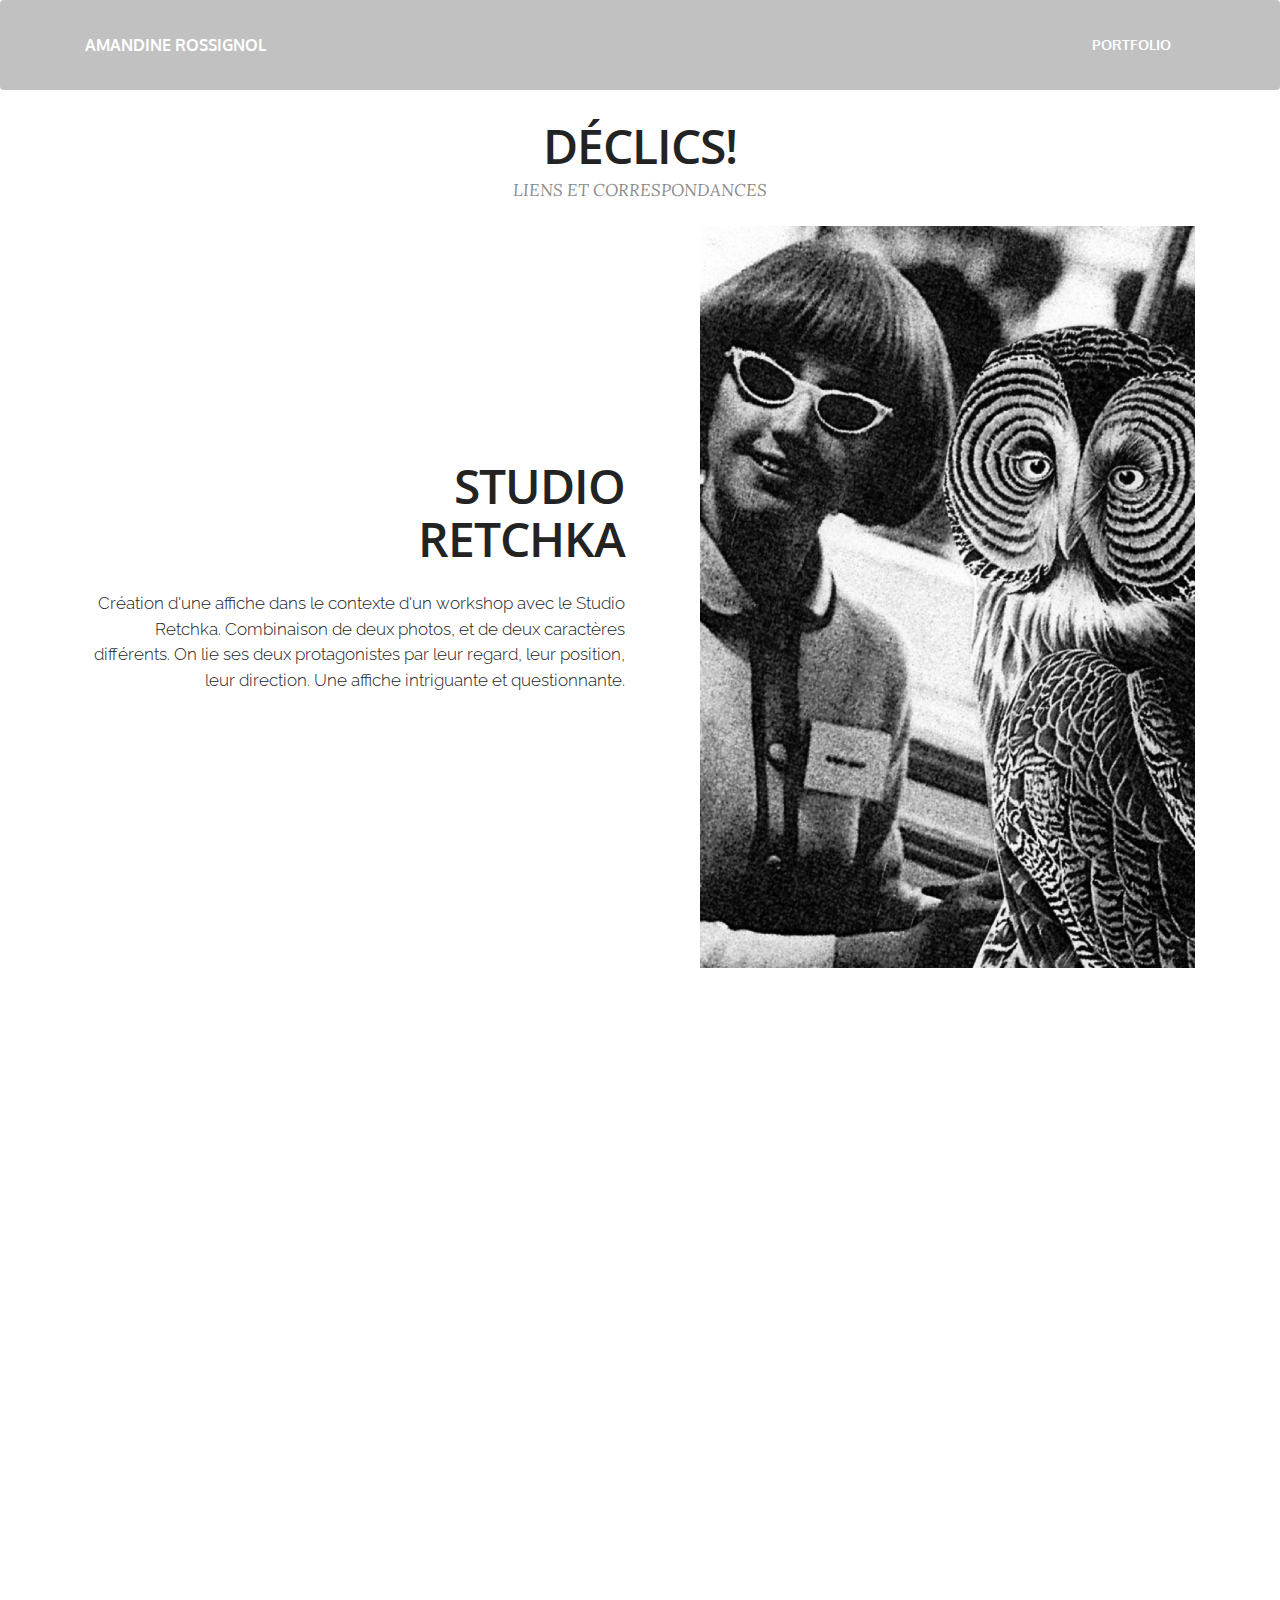
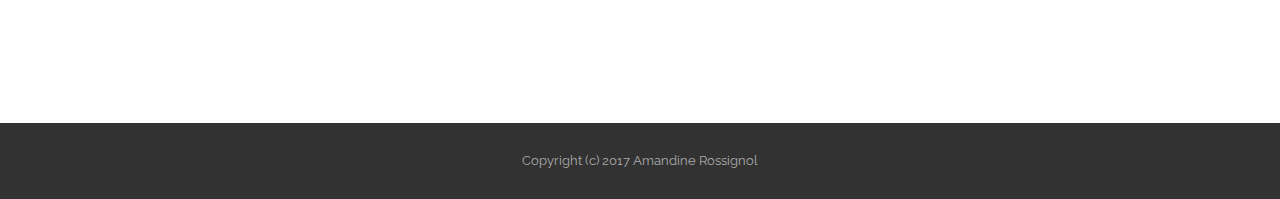
<file: déclics.html>
<!DOCTYPE html>
<html>
<head>
  <!-- Site made with Mobirise Website Builder v3.12.1, https://mobirise.com -->
  <meta charset="UTF-8">
  <meta http-equiv="X-UA-Compatible" content="IE=edge">
  <meta name="generator" content="Mobirise v3.12.1, mobirise.com">
  <meta name="viewport" content="width=device-width, initial-scale=1">
  <link rel="shortcut icon" href="assets/images/vignettesitelogo-128x131.png" type="image/x-icon">
  <meta name="description" content="Web Page Builder Description">
  <title>Web Page Builder Title</title>
  <link rel="stylesheet" href="https://fonts.googleapis.com/css?family=Lora:400,700,400italic,700italic&amp;subset=latin">
  <link rel="stylesheet" href="https://fonts.googleapis.com/css?family=Montserrat:400,700">
  <link rel="stylesheet" href="https://fonts.googleapis.com/css?family=Raleway:100,100i,200,200i,300,300i,400,400i,500,500i,600,600i,700,700i,800,800i,900,900i">
  <link rel="stylesheet" href="assets/bootstrap-material-design-font/css/material.css">
  <link rel="stylesheet" href="assets/tether/tether.min.css">
  <link rel="stylesheet" href="assets/bootstrap/css/bootstrap.min.css">
  <link rel="stylesheet" href="assets/dropdown/css/style.css">
  <link rel="stylesheet" href="assets/animate.css/animate.min.css">
  <link rel="stylesheet" href="assets/theme/css/style.css">
  <link rel="stylesheet" href="assets/mobirise/css/mbr-additional.css" type="text/css">
  
  
  
</head>
<body>
<section id="menu-14">

    <nav class="navbar navbar-dropdown">
        <div class="container">

            <div class="mbr-table">
                <div class="mbr-table-cell">

                    <div class="navbar-brand">
                        
                        <a class="navbar-caption" href="index.html">AMANDINE ROSSIGNOL</a>
                    </div>

                </div>
                <div class="mbr-table-cell">

                    <button class="navbar-toggler pull-xs-right hidden-md-up" type="button" data-toggle="collapse" data-target="#exCollapsingNavbar">
                        <div class="hamburger-icon"></div>
                    </button>

                    <ul class="nav-dropdown collapse pull-xs-right nav navbar-nav navbar-toggleable-sm" id="exCollapsingNavbar"><li class="nav-item"><a class="nav-link link" href="index.html">PORTFOLIO</a></li></ul>
                    <button hidden="" class="navbar-toggler navbar-close" type="button" data-toggle="collapse" data-target="#exCollapsingNavbar">
                        <div class="close-icon"></div>
                    </button>

                </div>
            </div>

        </div>
    </nav>

</section>

<section class="engine"><a rel="external" href="https://mobirise.com">Web Page Generator</a></section><section class="mbr-section mbr-section__container article mbr-after-navbar" id="header3-35" style="background-color: rgb(255, 255, 255); padding-top: 120px; padding-bottom: 20px;">
    <div class="container">
        <div class="row">
            <div class="col-xs-12">
                <h3 class="mbr-section-title display-2">DÉCLICS!</h3>
                <small class="mbr-section-subtitle">LIENS ET CORRESPONDANCES</small>
            </div>
        </div>
    </div>
</section>

<section class="mbr-section" id="msg-box5-36" style="background-color: rgb(255, 255, 255); padding-top: 0px; padding-bottom: 0px;">

    
    <div class="container">
        <div class="row">
            <div class="mbr-table-md-up">

              

              <div class="mbr-table-cell col-md-5 text-xs-center text-md-right content-size">
                  <h3 class="mbr-section-title display-2">STUDIO<br>RETCHKA</h3>
                  <div class="lead">

                    <p>Création d'une affiche dans le contexte d'un workshop avec le Studio Retchka.&nbsp;<span style="font-size: 1.07rem; line-height: 1.5;">Combinaison de deux photos, et de deux caractères différents. On lie ses deux protagonistes par leur regard, leur position, leur direction. U</span>ne affiche intriguante et questionnante.<br></p>

                  </div>

                  
              </div>


              


              <div class="mbr-table-cell mbr-left-padding-md-up mbr-valign-top col-md-7 image-size" style="width: 50%;">
                  <div class="mbr-figure"><img src="assets/images/retckaimage-final-1400x2100.jpg"></div>
              </div>

            </div>
        </div>
    </div>

</section>

<section class="mbr-cards mbr-section mbr-section-nopadding" id="features3-33" style="background-color: rgb(255, 255, 255);">

    

    <div class="mbr-cards-row row">
        <div class="mbr-cards-col col-xs-12 col-lg-4" style="padding-top: 80px; padding-bottom: 80px;">
            <div class="container">
              <div class="card cart-block">
                  <div class="card-img"><img src="assets/images/351havellproof-600x885.jpg" class="card-img-top"></div>
                  
                </div>
            </div>
        </div>
        <div class="mbr-cards-col col-xs-12 col-lg-4" style="padding-top: 80px; padding-bottom: 80px;">
            <div class="container">
                <div class="card cart-block">
                    <div class="card-img"><img src="assets/images/femme-nb-600x800.jpg" class="card-img-top"></div>
                    
                </div>
            </div>
        </div>
        <div class="mbr-cards-col col-xs-12 col-lg-4" style="padding-top: 80px; padding-bottom: 80px;">
            <div class="container">
                <div class="card cart-block">
                    <div class="card-img"><img src="assets/images/img00092-600x900.jpg" class="card-img-top"></div>
                    
                </div>
            </div>
        </div>
        
        
        
    </div>
</section>

<footer class="mbr-small-footer mbr-section mbr-section-nopadding" id="footer1-31" style="background-color: rgb(50, 50, 50); padding-top: 1.75rem; padding-bottom: 1.75rem;">
    
    <div class="container">
        <p class="text-xs-center">Copyright (c) 2017 Amandine Rossignol</p>
    </div>
</footer>


  <script src="assets/web/assets/jquery/jquery.min.js"></script>
  <script src="assets/tether/tether.min.js"></script>
  <script src="assets/bootstrap/js/bootstrap.min.js"></script>
  <script src="assets/smooth-scroll/smooth-scroll.js"></script>
  <script src="assets/dropdown/js/script.min.js"></script>
  <script src="assets/touch-swipe/jquery.touch-swipe.min.js"></script>
  <script src="assets/viewport-checker/jquery.viewportchecker.js"></script>
  <script src="assets/theme/js/script.js"></script>
  
  
  <input name="animation" type="hidden">
  </body>
</html>
</file>
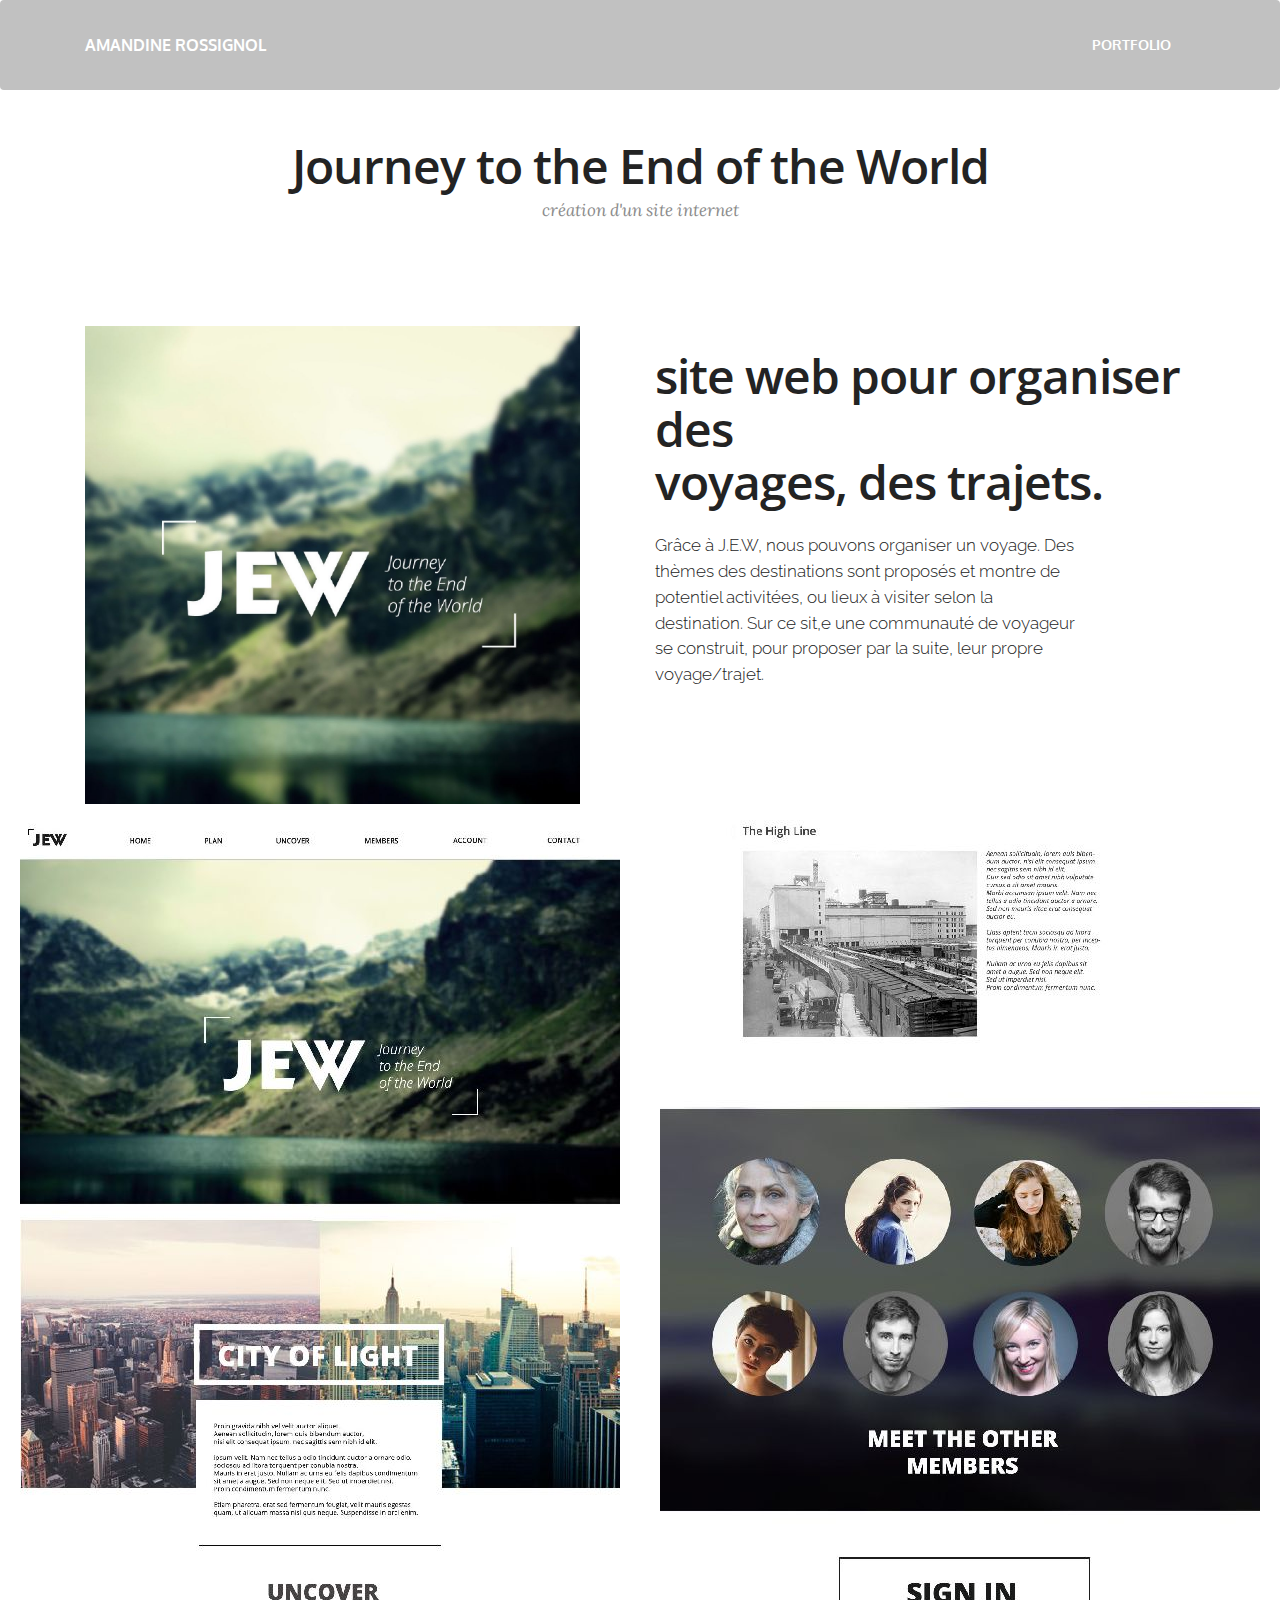
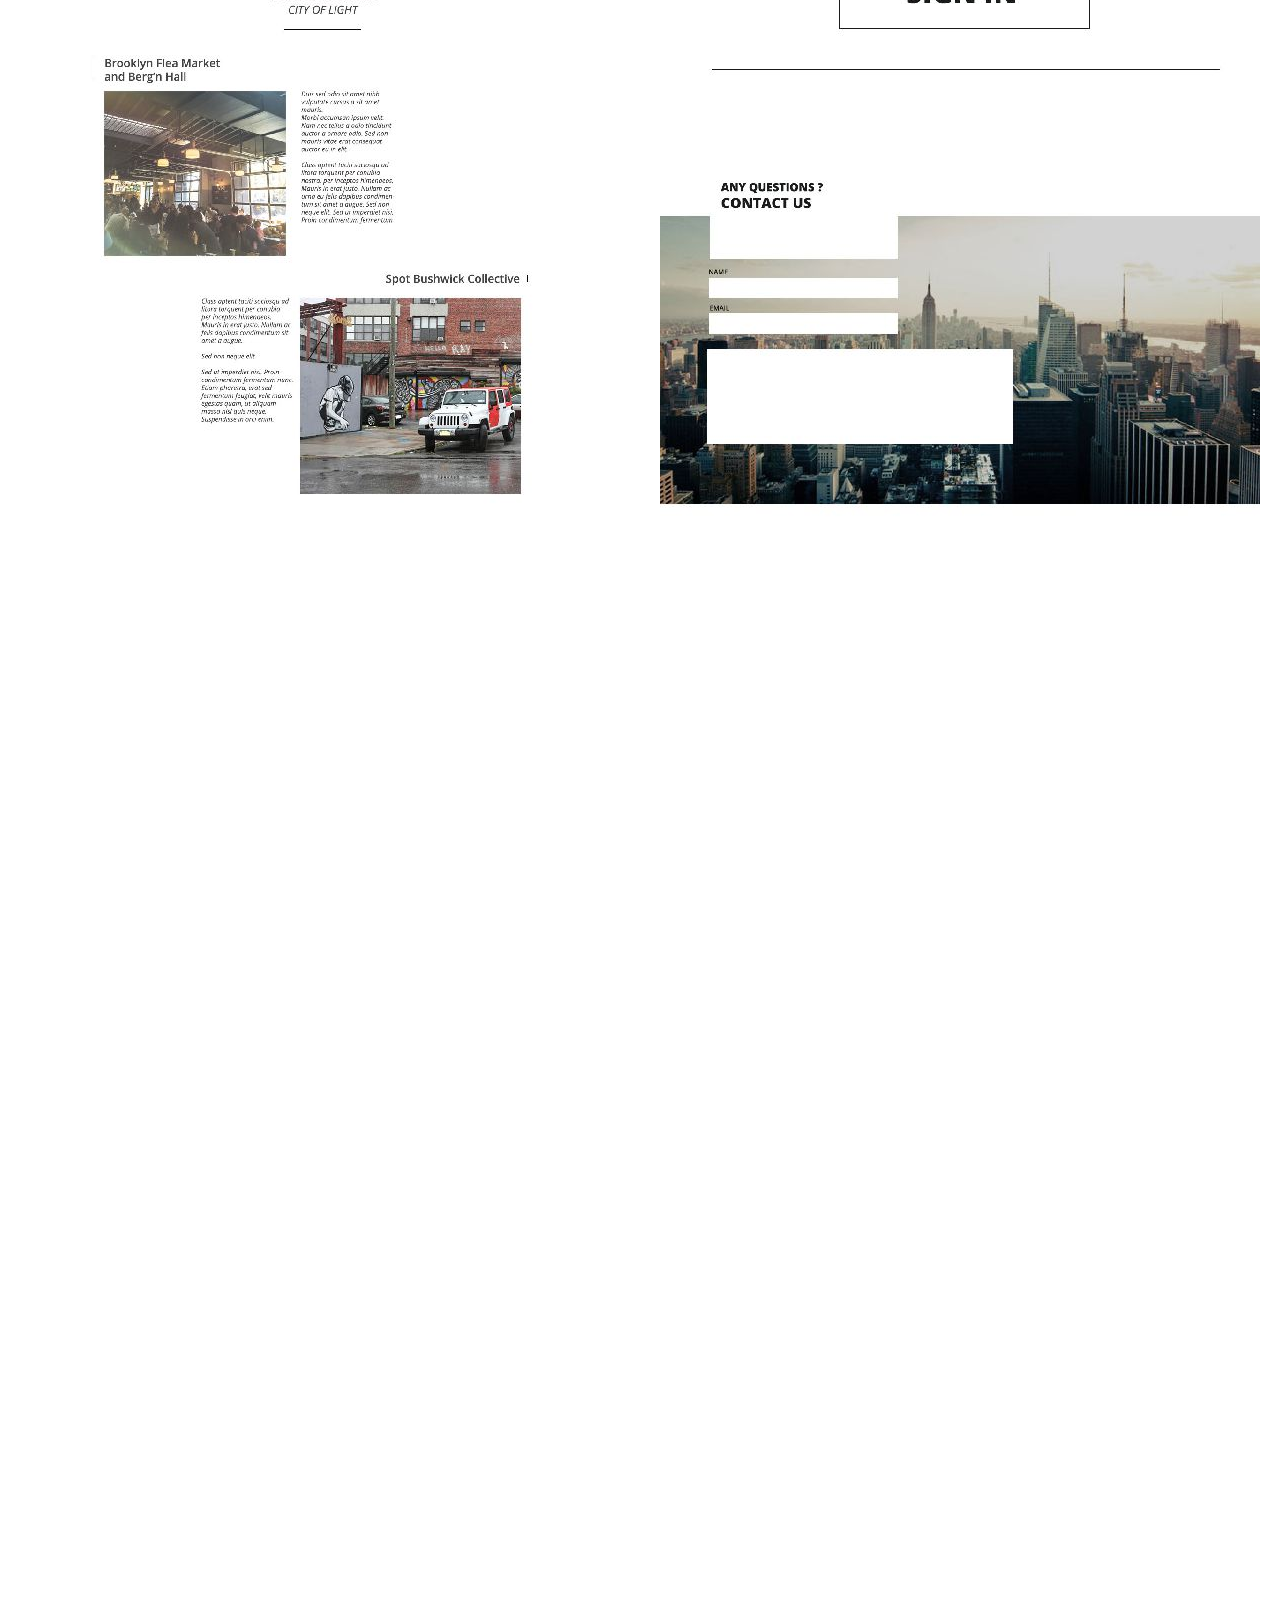
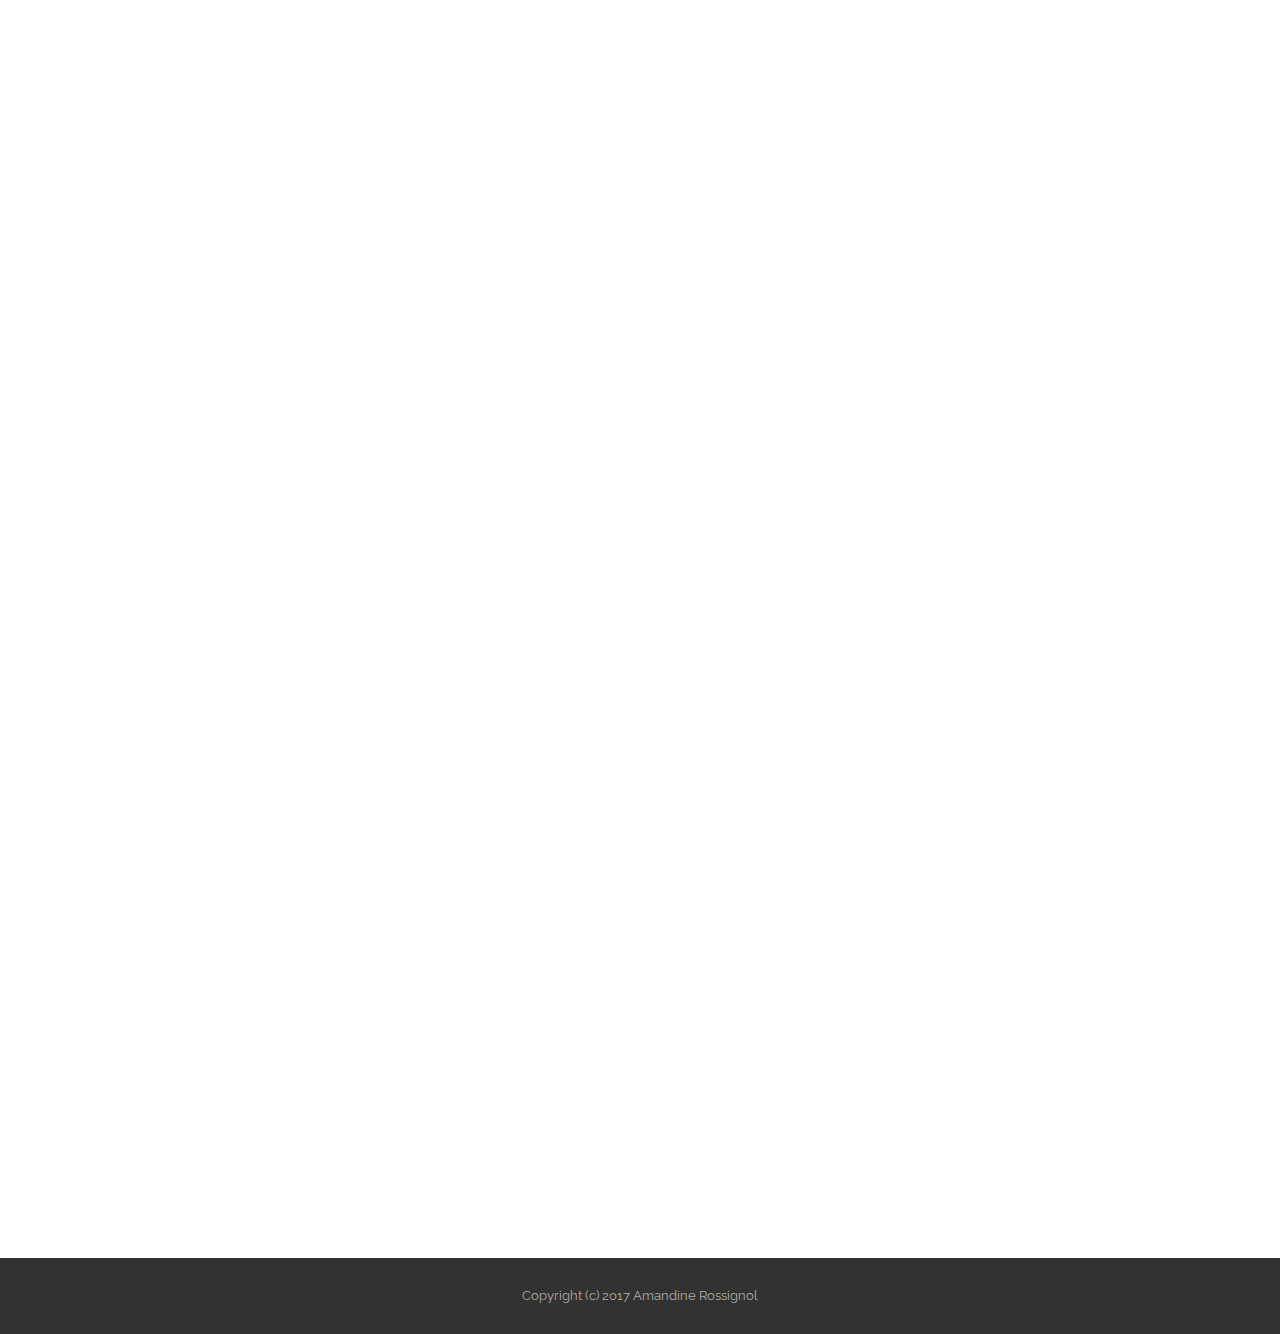
<file: jew.html>
<!DOCTYPE html>
<html>
<head>
  <!-- Site made with Mobirise Website Builder v3.12.1, https://mobirise.com -->
  <meta charset="UTF-8">
  <meta http-equiv="X-UA-Compatible" content="IE=edge">
  <meta name="generator" content="Mobirise v3.12.1, mobirise.com">
  <meta name="viewport" content="width=device-width, initial-scale=1">
  <link rel="shortcut icon" href="assets/images/vignettesitelogo-128x131.png" type="image/x-icon">
  <meta name="description" content="Website Generator Description">
  <title>Website Generator Title</title>
  <link rel="stylesheet" href="https://fonts.googleapis.com/css?family=Lora:400,700,400italic,700italic&amp;subset=latin">
  <link rel="stylesheet" href="https://fonts.googleapis.com/css?family=Montserrat:400,700">
  <link rel="stylesheet" href="https://fonts.googleapis.com/css?family=Raleway:100,100i,200,200i,300,300i,400,400i,500,500i,600,600i,700,700i,800,800i,900,900i">
  <link rel="stylesheet" href="assets/bootstrap-material-design-font/css/material.css">
  <link rel="stylesheet" href="assets/tether/tether.min.css">
  <link rel="stylesheet" href="assets/bootstrap/css/bootstrap.min.css">
  <link rel="stylesheet" href="assets/animate.css/animate.min.css">
  <link rel="stylesheet" href="assets/dropdown/css/style.css">
  <link rel="stylesheet" href="assets/theme/css/style.css">
  <link rel="stylesheet" href="assets/mobirise/css/mbr-additional.css" type="text/css">
  
  
  
</head>
<body>
<section id="menu-14">

    <nav class="navbar navbar-dropdown">
        <div class="container">

            <div class="mbr-table">
                <div class="mbr-table-cell">

                    <div class="navbar-brand">
                        
                        <a class="navbar-caption" href="index.html">AMANDINE ROSSIGNOL</a>
                    </div>

                </div>
                <div class="mbr-table-cell">

                    <button class="navbar-toggler pull-xs-right hidden-md-up" type="button" data-toggle="collapse" data-target="#exCollapsingNavbar">
                        <div class="hamburger-icon"></div>
                    </button>

                    <ul class="nav-dropdown collapse pull-xs-right nav navbar-nav navbar-toggleable-sm" id="exCollapsingNavbar"><li class="nav-item"><a class="nav-link link" href="index.html">PORTFOLIO</a></li></ul>
                    <button hidden="" class="navbar-toggler navbar-close" type="button" data-toggle="collapse" data-target="#exCollapsingNavbar">
                        <div class="close-icon"></div>
                    </button>

                </div>
            </div>

        </div>
    </nav>

</section>

<section class="engine"><a rel="external" href="https://mobirise.com">mobirise.com</a></section><section class="mbr-section mbr-section__container article mbr-after-navbar" id="header3-1w" style="background-color: rgb(255, 255, 255); padding-top: 140px; padding-bottom: 60px;">
    <div class="container">
        <div class="row">
            <div class="col-xs-12">
                <h3 class="mbr-section-title display-2">Journey to the End of the World</h3>
                <small class="mbr-section-subtitle">création d'un site internet</small>
            </div>
        </div>
    </div>
</section>

<section class="mbr-section" id="msg-box5-2h" style="background-color: rgb(255, 255, 255); padding-top: 40px; padding-bottom: 0px;">

    
    <div class="container">
        <div class="row">
            <div class="mbr-table-md-up">

              <div class="mbr-table-cell mbr-right-padding-md-up mbr-valign-top col-md-7 image-size" style="width: 50%;">
                  <div class="mbr-figure"><img src="assets/images/cran1-1400x1352.jpg"></div>
              </div>

              


              <div class="mbr-table-cell col-md-5 text-xs-center text-md-left content-size">
                  <h3 class="mbr-section-title display-2"><span style="color: inherit; font-size: 3rem; line-height: 1.1;">site web pour organiser des </span><br><span style="color: inherit; font-size: 3rem; line-height: 1.1;">voyages,&nbsp;</span><span style="color: inherit; font-size: 3rem; line-height: 1.1;">des trajets.</span></h3>
                  <div class="lead">

                    <p>Grâce à J.E.W, nous pouvons organiser un voyage. Des<br>thèmes des destinations sont proposés et montre de<br>potentiel activitées, ou lieux à visiter selon la<br>destination. Sur ce sit,e une communauté de voyageur<br>se construit, pour proposer par la suite, leur propre<br>voyage/trajet.<br></p>

                  </div>

                  <div><a class="btn btn-primary" href="https://mobirise.com">MORE</a></div>
              </div>


              

            </div>
        </div>
    </div>

</section>

<section class="mbr-cards mbr-section mbr-section-nopadding" id="features3-2i" style="background-color: rgb(255, 255, 255);">

    

    <div class="mbr-cards-row row">
        <div class="mbr-cards-col col-xs-12 col-lg-6" style="padding-top: 0px; padding-bottom: 80px;">
            <div class="container">
              <div class="card cart-block">
                  <div class="card-img"><img src="assets/images/siteweb4-600x1284.jpg" class="card-img-top"></div>
                  
                </div>
            </div>
        </div>
        <div class="mbr-cards-col col-xs-12 col-lg-6" style="padding-top: 0px; padding-bottom: 80px;">
            <div class="container">
                <div class="card cart-block">
                    <div class="card-img"><img src="assets/images/siteweb5-600x1323.jpg" class="card-img-top"></div>
                    
                </div>
            </div>
        </div>
        
        
        
        
    </div>
</section>

<section class="mbr-section" id="msg-box5-2j" style="background-color: rgb(255, 255, 255); padding-top: 0px; padding-bottom: 0px;">

    
    <div class="container">
        <div class="row">
            <div class="mbr-table-md-up">

              <div class="mbr-table-cell mbr-right-padding-md-up mbr-valign-top col-md-7 image-size" style="width: 52%;">
                  <div class="mbr-figure"><img src="assets/images/siteweb2-1400x6079.jpg"></div>
              </div>

              


              <div class="mbr-table-cell col-md-5 text-xs-center text-md-left content-size">
                  
                  

                  
              </div>


              

            </div>
        </div>
    </div>

</section>

<footer class="mbr-small-footer mbr-section mbr-section-nopadding" id="footer1-1v" style="background-color: rgb(50, 50, 50); padding-top: 1.75rem; padding-bottom: 1.75rem;">
    
    <div class="container">
        <p class="text-xs-center">Copyright (c) 2017 Amandine Rossignol</p>
    </div>
</footer>


  <script src="assets/web/assets/jquery/jquery.min.js"></script>
  <script src="assets/tether/tether.min.js"></script>
  <script src="assets/bootstrap/js/bootstrap.min.js"></script>
  <script src="assets/smooth-scroll/smooth-scroll.js"></script>
  <script src="assets/viewport-checker/jquery.viewportchecker.js"></script>
  <script src="assets/dropdown/js/script.min.js"></script>
  <script src="assets/touch-swipe/jquery.touch-swipe.min.js"></script>
  <script src="assets/theme/js/script.js"></script>
  
  
  <input name="animation" type="hidden">
  </body>
</html>
</file>
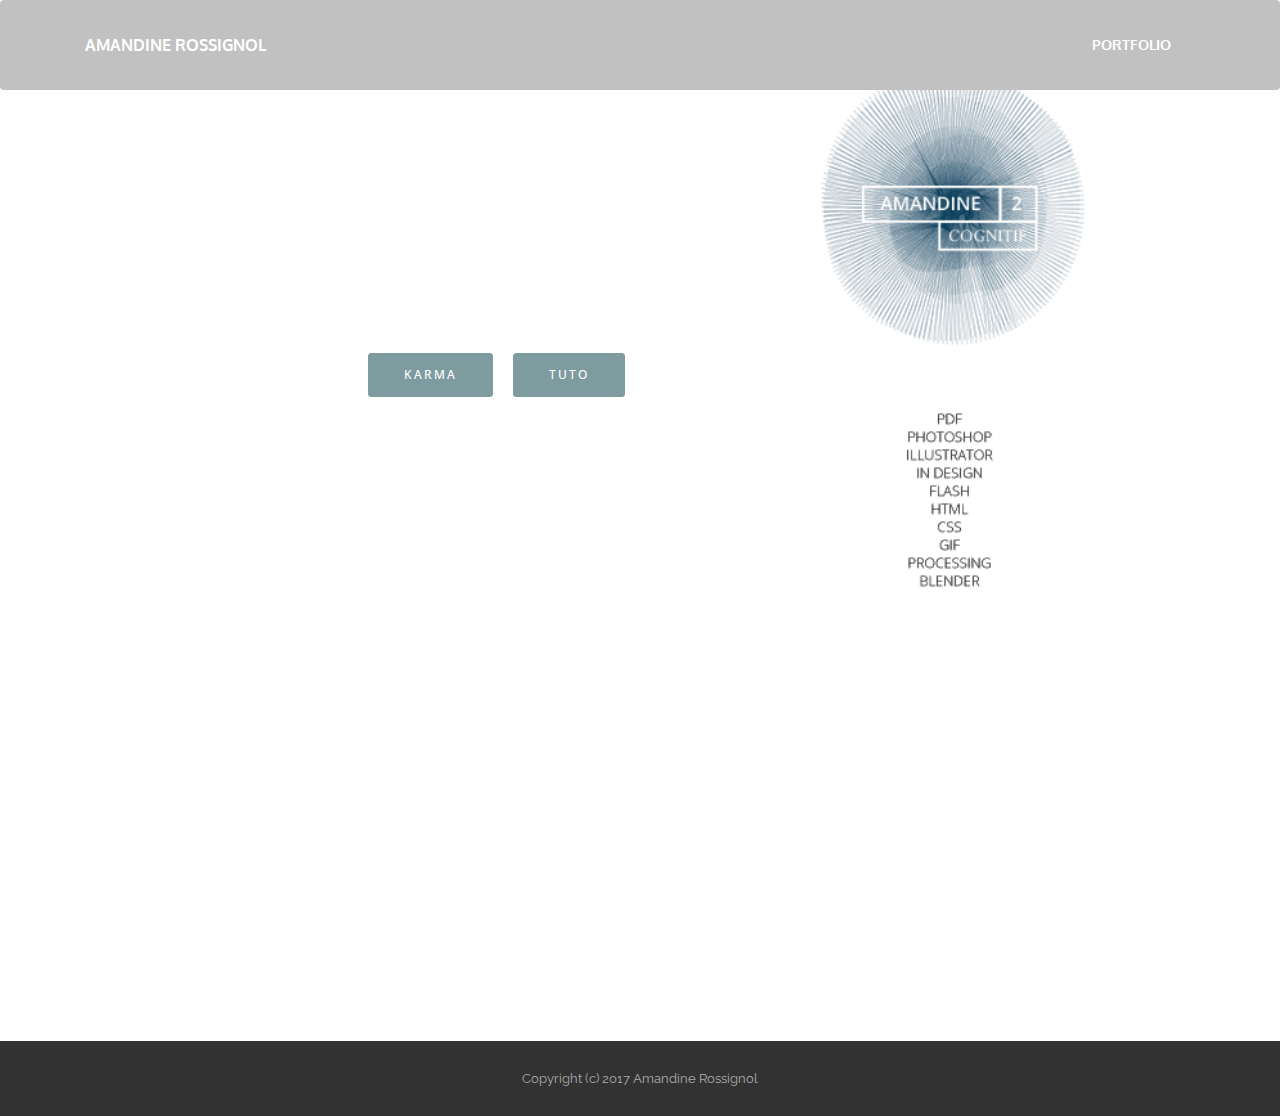
<file: Karma.html>
<!DOCTYPE html>
<html>
<head>
  <!-- Site made with Mobirise Website Builder v3.12.1, https://mobirise.com -->
  <meta charset="UTF-8">
  <meta http-equiv="X-UA-Compatible" content="IE=edge">
  <meta name="generator" content="Mobirise v3.12.1, mobirise.com">
  <meta name="viewport" content="width=device-width, initial-scale=1">
  <link rel="shortcut icon" href="assets/images/vignettesitelogo-128x131.png" type="image/x-icon">
  <meta name="description" content="Website Maker Description">
  <title>Website Maker Title</title>
  <link rel="stylesheet" href="https://fonts.googleapis.com/css?family=Lora:400,700,400italic,700italic&amp;subset=latin">
  <link rel="stylesheet" href="https://fonts.googleapis.com/css?family=Montserrat:400,700">
  <link rel="stylesheet" href="https://fonts.googleapis.com/css?family=Raleway:100,100i,200,200i,300,300i,400,400i,500,500i,600,600i,700,700i,800,800i,900,900i">
  <link rel="stylesheet" href="assets/bootstrap-material-design-font/css/material.css">
  <link rel="stylesheet" href="assets/tether/tether.min.css">
  <link rel="stylesheet" href="assets/bootstrap/css/bootstrap.min.css">
  <link rel="stylesheet" href="assets/dropdown/css/style.css">
  <link rel="stylesheet" href="assets/animate.css/animate.min.css">
  <link rel="stylesheet" href="assets/theme/css/style.css">
  <link rel="stylesheet" href="assets/mobirise/css/mbr-additional.css" type="text/css">
  
  
  
</head>
<body>
<section id="menu-14">

    <nav class="navbar navbar-dropdown">
        <div class="container">

            <div class="mbr-table">
                <div class="mbr-table-cell">

                    <div class="navbar-brand">
                        
                        <a class="navbar-caption" href="index.html">AMANDINE ROSSIGNOL</a>
                    </div>

                </div>
                <div class="mbr-table-cell">

                    <button class="navbar-toggler pull-xs-right hidden-md-up" type="button" data-toggle="collapse" data-target="#exCollapsingNavbar">
                        <div class="hamburger-icon"></div>
                    </button>

                    <ul class="nav-dropdown collapse pull-xs-right nav navbar-nav navbar-toggleable-sm" id="exCollapsingNavbar"><li class="nav-item"><a class="nav-link link" href="index.html">PORTFOLIO</a></li></ul>
                    <button hidden="" class="navbar-toggler navbar-close" type="button" data-toggle="collapse" data-target="#exCollapsingNavbar">
                        <div class="close-icon"></div>
                    </button>

                </div>
            </div>

        </div>
    </nav>

</section>

<section class="engine"><a rel="external" href="https://mobirise.com">Site Creator</a></section><section class="mbr-section mbr-after-navbar" id="msg-box5-3e" style="background-color: rgb(255, 255, 255); padding-top: 0px; padding-bottom: 0px;">

    
    <div class="container">
        <div class="row">
            <div class="mbr-table-md-up">

              

              <div class="mbr-table-cell col-md-5 text-xs-center text-md-right content-size">
                  
                  

                  <div><a class="btn btn-info" href="http://www.tonerkebab.fr/wiki/doku.php/wiki:karma:amandine-rossignol:amandine-rossignol" target="_blank">KARMA</a> <a class="btn btn-info" href="http://www.tonerkebab.fr/wiki/doku.php/wiki:tutoriels:formes_aleatoire:formes_aleatoire" target="_blank">TUTO</a></div>
              </div>


              


              <div class="mbr-table-cell mbr-left-padding-md-up mbr-valign-top col-md-7 image-size" style="width: 50%;">
                  <div class="mbr-figure"><img src="assets/images/gif-karmacognitif.gif"></div>
              </div>

            </div>
        </div>
    </div>

</section>

<section class="mbr-section mbr-section__container article" id="header3-3d" style="background-color: rgb(255, 255, 255); padding-top: 140px; padding-bottom: 60px;">
    <div class="container">
        <div class="row">
            <div class="col-xs-12">
                <h3 class="mbr-section-title display-2">KARMA</h3>
                <small class="mbr-section-subtitle">Créer des formes aléatoires et géométriques avec le logiciel processing</small>
            </div>
        </div>
    </div>
</section>

<footer class="mbr-small-footer mbr-section mbr-section-nopadding" id="footer1-3b" style="background-color: rgb(50, 50, 50); padding-top: 1.75rem; padding-bottom: 1.75rem;">
    
    <div class="container">
        <p class="text-xs-center">Copyright (c) 2017 Amandine Rossignol</p>
    </div>
</footer>


  <script src="assets/web/assets/jquery/jquery.min.js"></script>
  <script src="assets/tether/tether.min.js"></script>
  <script src="assets/bootstrap/js/bootstrap.min.js"></script>
  <script src="assets/smooth-scroll/smooth-scroll.js"></script>
  <script src="assets/dropdown/js/script.min.js"></script>
  <script src="assets/touch-swipe/jquery.touch-swipe.min.js"></script>
  <script src="assets/viewport-checker/jquery.viewportchecker.js"></script>
  <script src="assets/theme/js/script.js"></script>
  
  
  <input name="animation" type="hidden">
  </body>
</html>
</file>
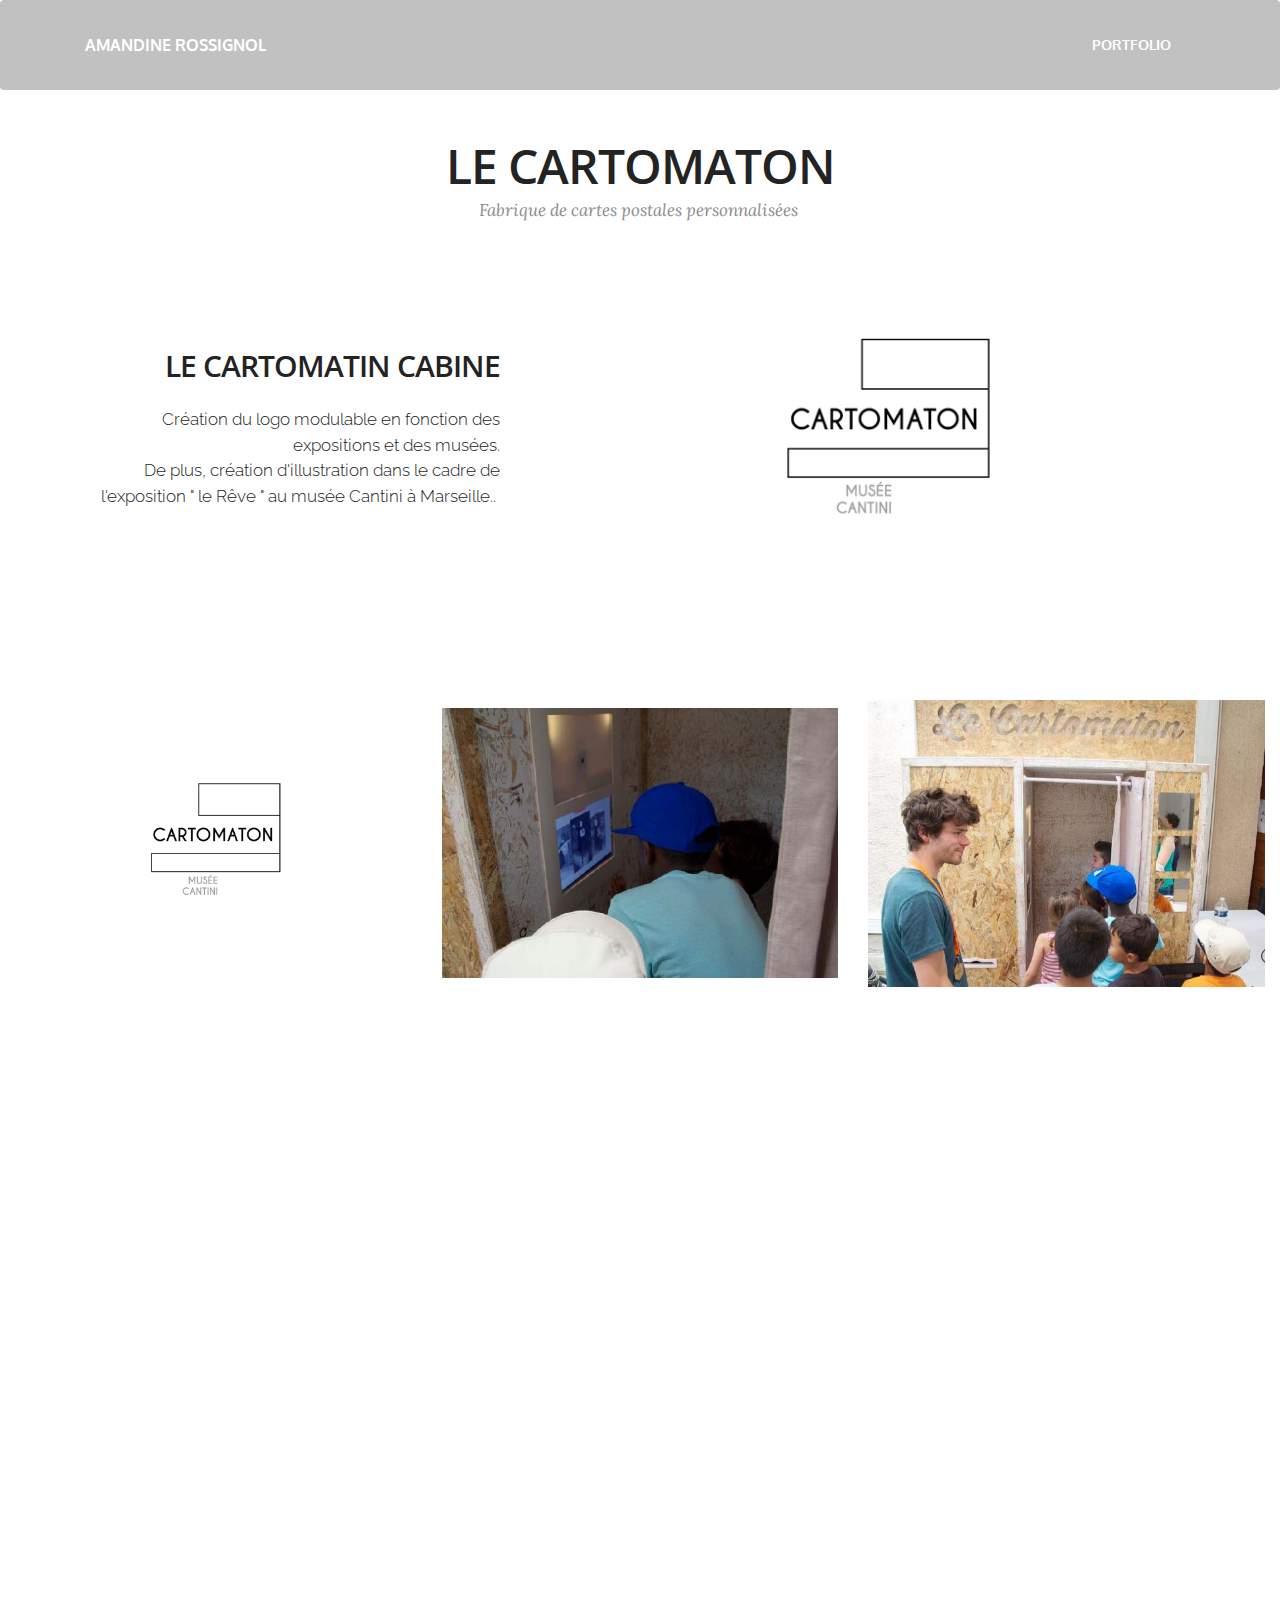
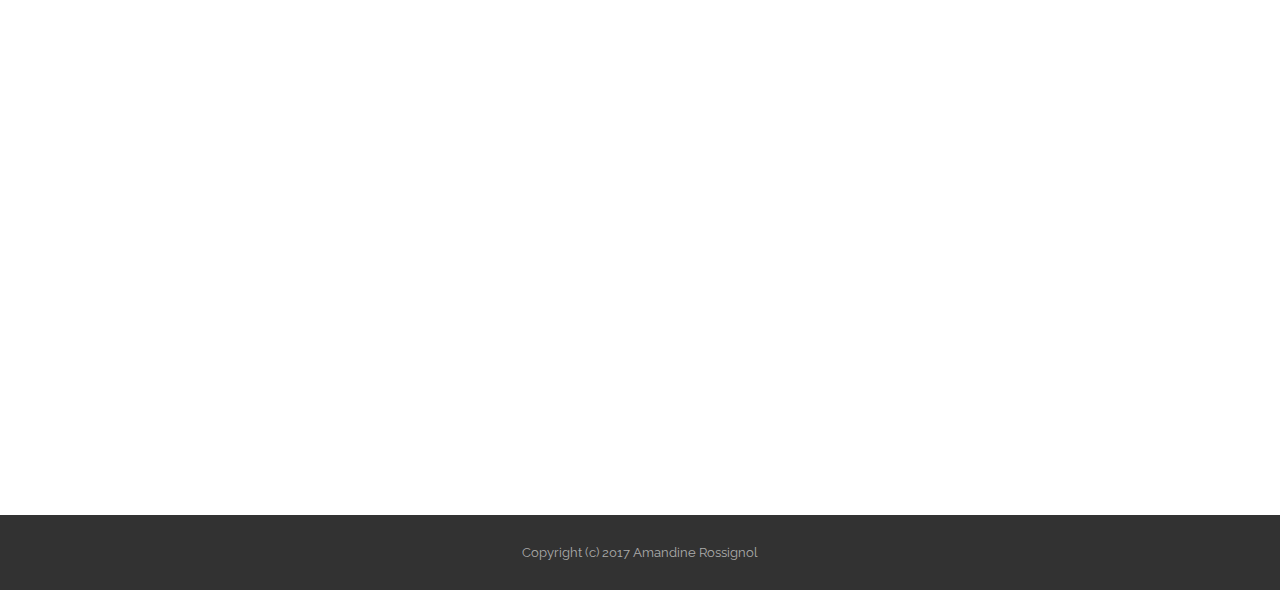
<file: lecartomaton.html>
<!DOCTYPE html>
<html>
<head>
  <!-- Site made with Mobirise Website Builder v3.12.1, https://mobirise.com -->
  <meta charset="UTF-8">
  <meta http-equiv="X-UA-Compatible" content="IE=edge">
  <meta name="generator" content="Mobirise v3.12.1, mobirise.com">
  <meta name="viewport" content="width=device-width, initial-scale=1">
  <link rel="shortcut icon" href="assets/images/vignettesitelogo-128x131.png" type="image/x-icon">
  <meta name="description" content="Web Creator Description">
  <title>Web Creator Title</title>
  <link rel="stylesheet" href="https://fonts.googleapis.com/css?family=Lora:400,700,400italic,700italic&amp;subset=latin">
  <link rel="stylesheet" href="https://fonts.googleapis.com/css?family=Montserrat:400,700">
  <link rel="stylesheet" href="https://fonts.googleapis.com/css?family=Raleway:100,100i,200,200i,300,300i,400,400i,500,500i,600,600i,700,700i,800,800i,900,900i">
  <link rel="stylesheet" href="assets/bootstrap-material-design-font/css/material.css">
  <link rel="stylesheet" href="assets/tether/tether.min.css">
  <link rel="stylesheet" href="assets/bootstrap/css/bootstrap.min.css">
  <link rel="stylesheet" href="assets/dropdown/css/style.css">
  <link rel="stylesheet" href="assets/animate.css/animate.min.css">
  <link rel="stylesheet" href="assets/theme/css/style.css">
  <link rel="stylesheet" href="assets/mobirise/css/mbr-additional.css" type="text/css">
  
  
  
</head>
<body>
<section id="menu-14">

    <nav class="navbar navbar-dropdown">
        <div class="container">

            <div class="mbr-table">
                <div class="mbr-table-cell">

                    <div class="navbar-brand">
                        
                        <a class="navbar-caption" href="index.html">AMANDINE ROSSIGNOL</a>
                    </div>

                </div>
                <div class="mbr-table-cell">

                    <button class="navbar-toggler pull-xs-right hidden-md-up" type="button" data-toggle="collapse" data-target="#exCollapsingNavbar">
                        <div class="hamburger-icon"></div>
                    </button>

                    <ul class="nav-dropdown collapse pull-xs-right nav navbar-nav navbar-toggleable-sm" id="exCollapsingNavbar"><li class="nav-item"><a class="nav-link link" href="index.html">PORTFOLIO</a></li></ul>
                    <button hidden="" class="navbar-toggler navbar-close" type="button" data-toggle="collapse" data-target="#exCollapsingNavbar">
                        <div class="close-icon"></div>
                    </button>

                </div>
            </div>

        </div>
    </nav>

</section>

<section class="engine"><a rel="external" href="https://mobirise.com">https://mobirise.com/</a></section><section class="mbr-section mbr-section__container article mbr-after-navbar" id="header3-1u" style="background-color: rgb(255, 255, 255); padding-top: 140px; padding-bottom: 20px;">
    <div class="container">
        <div class="row">
            <div class="col-xs-12">
                <h3 class="mbr-section-title display-2">LE CARTOMATON</h3>
                <small class="mbr-section-subtitle">Fabrique de cartes postales personnalisées&nbsp;</small>
            </div>
        </div>
    </div>
</section>

<section class="mbr-section" id="msg-box5-1p" style="background-color: rgb(255, 255, 255); padding-top: 0px; padding-bottom: 0px;">

    
    <div class="container">
        <div class="row">
            <div class="mbr-table-md-up">

              

              <div class="mbr-table-cell col-md-5 text-xs-center text-md-right content-size">
                  <h3 class="mbr-section-title display-2"><br><div>LE CARTOMATIN CABINE</div></h3>
                  <div class="lead">

                    <p>Création du logo modulable en fonction des expositions et des musées. <br>De plus, création d'illustration dans le cadre de l'exposition " le Rêve " au musée Cantini à Marseille..&nbsp;</p>

                  </div>

                  
              </div>


              


              <div class="mbr-table-cell mbr-left-padding-md-up mbr-valign-top col-md-7 image-size" style="width: 61%;">
                  <div class="mbr-figure"><img src="assets/images/logo-gif.gif"></div>
              </div>

            </div>
        </div>
    </div>

</section>

<section class="mbr-cards mbr-section mbr-section-nopadding" id="features3-1q" style="background-color: rgb(255, 255, 255);">

    

    <div class="mbr-cards-row row">
        <div class="mbr-cards-col col-xs-12 col-lg-4" style="padding-top: 80px; padding-bottom: 80px;">
            <div class="container">
              <div class="card cart-block">
                  <div class="card-img"><img src="assets/images/logocartomaton.gif" class="card-img-top"></div>
                  
                </div>
            </div>
        </div>
        <div class="mbr-cards-col col-xs-12 col-lg-4" style="padding-top: 80px; padding-bottom: 80px;">
            <div class="container">
                <div class="card cart-block">
                    <div class="card-img"><img src="assets/images/cartomaton5445-600x408.jpg" class="card-img-top"></div>
                    
                </div>
            </div>
        </div>
        <div class="mbr-cards-col col-xs-12 col-lg-4" style="padding-top: 80px; padding-bottom: 80px;">
            <div class="container">
                <div class="card cart-block">
                    <div class="card-img"><img src="assets/images/cartooo-600x434.jpg" class="card-img-top"></div>
                    
                </div>
            </div>
        </div>
        
        
        
    </div>
</section>

<section class="mbr-cards mbr-section mbr-section-nopadding" id="features3-1z" style="background-color: rgb(255, 255, 255);">

    

    <div class="mbr-cards-row row">
        <div class="mbr-cards-col col-xs-12 col-lg-3" style="padding-top: 0px; padding-bottom: 0px;">
            <div class="container">
              <div class="card cart-block">
                  <div class="card-img"><img src="assets/images/cauchemar-600x900.jpg" class="card-img-top"></div>
                  <div class="card-block">
                    
                    
                    
                    <div class="card-btn"><a href="https://mobirise.com" class="btn btn-primary">MORE</a></div>
                    </div>
                </div>
            </div>
        </div>
        <div class="mbr-cards-col col-xs-12 col-lg-3" style="padding-top: 0px; padding-bottom: 0px;">
            <div class="container">
                <div class="card cart-block">
                    <div class="card-img"><img src="assets/images/fantasme-f-600x900.jpg" class="card-img-top"></div>
                    <div class="card-block">
                        
                        
                        
                        <div class="card-btn"><a href="https://mobirise.com" class="btn btn-primary">MORE</a></div>
                    </div>
                </div>
            </div>
        </div>
        <div class="mbr-cards-col col-xs-12 col-lg-3" style="padding-top: 0px; padding-bottom: 0px;">
            <div class="container">
                <div class="card cart-block">
                    <div class="card-img"><img src="assets/images/nocturnef2-600x900.jpg" class="card-img-top"></div>
                    <div class="card-block">
                        
                        
                        
                        <div class="card-btn"><a href="https://mobirise.com" class="btn btn-primary">MORE</a></div>
                    </div>
                </div>
            </div>
        </div>
        <div class="mbr-cards-col col-xs-12 col-lg-3" style="padding-top: 0px; padding-bottom: 0px;">
            <div class="container">
                <div class="card cart-block">
                    <div class="card-img"><img src="assets/images/sommeilf-600x900.jpg" class="card-img-top"></div>
                    <div class="card-block">
                        
                        
                        
                        <div class="card-btn"><a href="https://mobirise.com" class="btn btn-primary">MORE</a></div>
                    </div>
                </div>
            </div>
        </div>
        
        
    </div>
</section>

<section class="mbr-cards mbr-section mbr-section-nopadding" id="features3-20" style="background-color: rgb(255, 255, 255);">

    

    <div class="mbr-cards-row row">
        <div class="mbr-cards-col col-xs-12 col-lg-3" style="padding-top: 0px; padding-bottom: 0px;">
            <div class="container">
              <div class="card cart-block">
                  <div class="card-img"><img src="assets/images/reveilvecto-600x832.jpg" class="card-img-top"></div>
                  <div class="card-block">
                    
                    
                    
                    <div class="card-btn"><a href="https://mobirise.com" class="btn btn-primary">MORE</a></div>
                    </div>
                </div>
            </div>
        </div>
        <div class="mbr-cards-col col-xs-12 col-lg-3" style="padding-top: 0px; padding-bottom: 0px;">
            <div class="container">
                <div class="card cart-block">
                    <div class="card-img"><img src="assets/images/cauchemar3-600x900.jpg" class="card-img-top"></div>
                    <div class="card-block">
                        
                        
                        
                        <div class="card-btn"><a href="https://mobirise.com" class="btn btn-primary">MORE</a></div>
                    </div>
                </div>
            </div>
        </div>
        <div class="mbr-cards-col col-xs-12 col-lg-3" style="padding-top: 0px; padding-bottom: 0px;">
            <div class="container">
                <div class="card cart-block">
                    <div class="card-img"><img src="assets/images/880-600x900.jpg" class="card-img-top"></div>
                    <div class="card-block">
                        
                        
                        
                        <div class="card-btn"><a href="https://mobirise.com" class="btn btn-primary">MORE</a></div>
                    </div>
                </div>
            </div>
        </div>
        <div class="mbr-cards-col col-xs-12 col-lg-3" style="padding-top: 0px; padding-bottom: 0px;">
            <div class="container">
                <div class="card cart-block">
                    <div class="card-img"><img src="assets/images/880-1-600x900.jpg" class="card-img-top"></div>
                    <div class="card-block">
                        
                        
                        
                        <div class="card-btn"><a href="https://mobirise.com" class="btn btn-primary">MORE</a></div>
                    </div>
                </div>
            </div>
        </div>
        
        
    </div>
</section>

<footer class="mbr-small-footer mbr-section mbr-section-nopadding" id="footer1-1n" style="background-color: rgb(50, 50, 50); padding-top: 1.75rem; padding-bottom: 1.75rem;">
    
    <div class="container">
        <p class="text-xs-center">Copyright (c) 2017 Amandine Rossignol</p>
    </div>
</footer>


  <script src="assets/web/assets/jquery/jquery.min.js"></script>
  <script src="assets/tether/tether.min.js"></script>
  <script src="assets/bootstrap/js/bootstrap.min.js"></script>
  <script src="assets/smooth-scroll/smooth-scroll.js"></script>
  <script src="assets/dropdown/js/script.min.js"></script>
  <script src="assets/touch-swipe/jquery.touch-swipe.min.js"></script>
  <script src="assets/viewport-checker/jquery.viewportchecker.js"></script>
  <script src="assets/theme/js/script.js"></script>
  
  
  <input name="animation" type="hidden">
  </body>
</html>
</file>
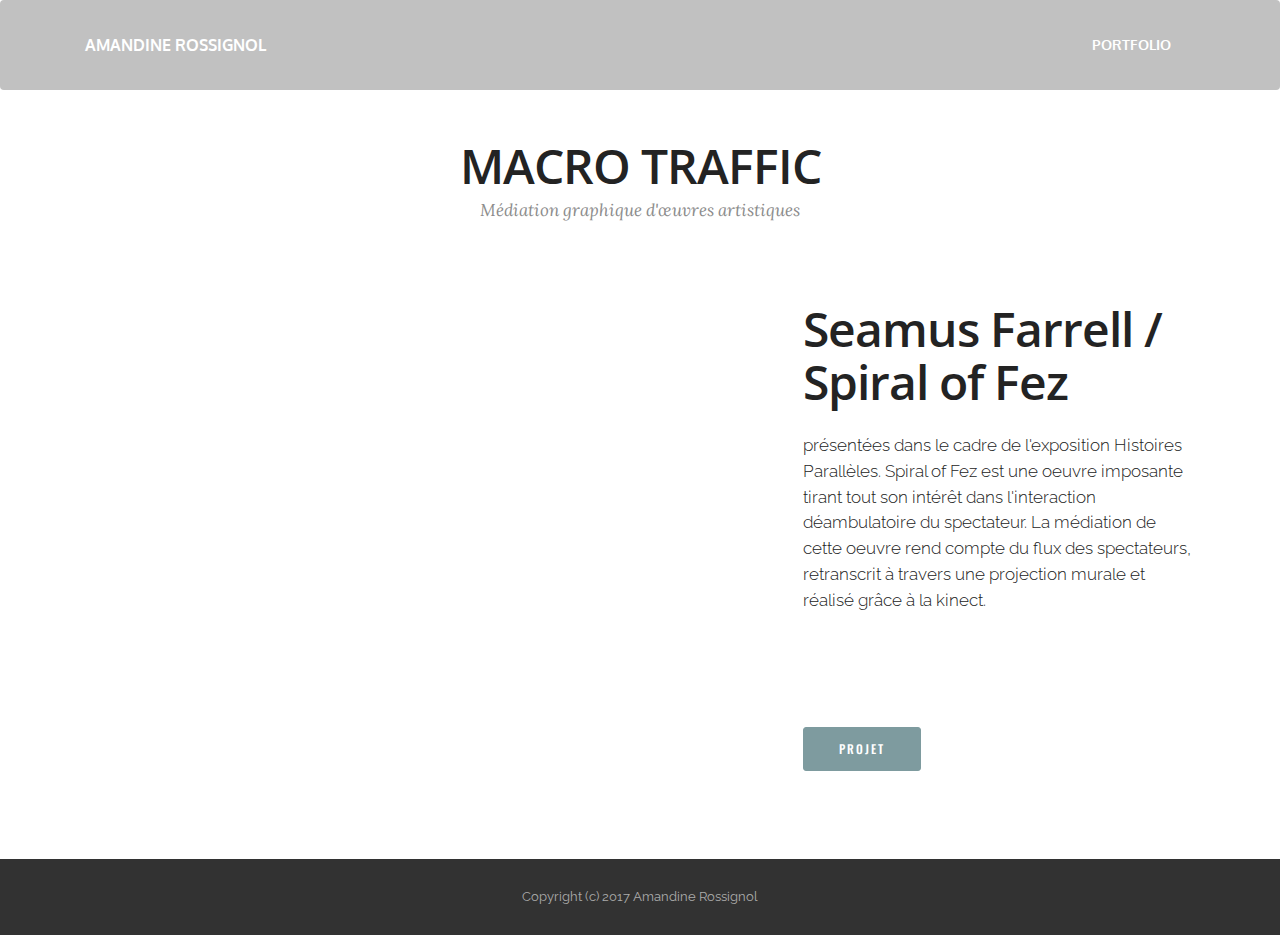
<file: Macrotraffic.html>
<!DOCTYPE html>
<html>
<head>
  <!-- Site made with Mobirise Website Builder v3.12.1, https://mobirise.com -->
  <meta charset="UTF-8">
  <meta http-equiv="X-UA-Compatible" content="IE=edge">
  <meta name="generator" content="Mobirise v3.12.1, mobirise.com">
  <meta name="viewport" content="width=device-width, initial-scale=1">
  <link rel="shortcut icon" href="assets/images/vignettesitelogo-128x131.png" type="image/x-icon">
  <meta name="description" content="Web Creator Description">
  <title>Web Creator Title</title>
  <link rel="stylesheet" href="https://fonts.googleapis.com/css?family=Lora:400,700,400italic,700italic&amp;subset=latin">
  <link rel="stylesheet" href="https://fonts.googleapis.com/css?family=Montserrat:400,700">
  <link rel="stylesheet" href="https://fonts.googleapis.com/css?family=Raleway:100,100i,200,200i,300,300i,400,400i,500,500i,600,600i,700,700i,800,800i,900,900i">
  <link rel="stylesheet" href="assets/bootstrap-material-design-font/css/material.css">
  <link rel="stylesheet" href="assets/tether/tether.min.css">
  <link rel="stylesheet" href="assets/bootstrap/css/bootstrap.min.css">
  <link rel="stylesheet" href="assets/dropdown/css/style.css">
  <link rel="stylesheet" href="assets/animate.css/animate.min.css">
  <link rel="stylesheet" href="assets/theme/css/style.css">
  <link rel="stylesheet" href="assets/mobirise/css/mbr-additional.css" type="text/css">
  
  
  
</head>
<body>
<section id="menu-14">

    <nav class="navbar navbar-dropdown">
        <div class="container">

            <div class="mbr-table">
                <div class="mbr-table-cell">

                    <div class="navbar-brand">
                        
                        <a class="navbar-caption" href="index.html">AMANDINE ROSSIGNOL</a>
                    </div>

                </div>
                <div class="mbr-table-cell">

                    <button class="navbar-toggler pull-xs-right hidden-md-up" type="button" data-toggle="collapse" data-target="#exCollapsingNavbar">
                        <div class="hamburger-icon"></div>
                    </button>

                    <ul class="nav-dropdown collapse pull-xs-right nav navbar-nav navbar-toggleable-sm" id="exCollapsingNavbar"><li class="nav-item"><a class="nav-link link" href="index.html">PORTFOLIO</a></li></ul>
                    <button hidden="" class="navbar-toggler navbar-close" type="button" data-toggle="collapse" data-target="#exCollapsingNavbar">
                        <div class="close-icon"></div>
                    </button>

                </div>
            </div>

        </div>
    </nav>

</section>

<section class="engine"><a rel="external" href="https://mobirise.com">Website Maker</a></section><section class="mbr-section mbr-section__container article mbr-after-navbar" id="header3-2w" style="background-color: rgb(255, 255, 255); padding-top: 140px; padding-bottom: 40px;">
    <div class="container">
        <div class="row">
            <div class="col-xs-12">
                <h3 class="mbr-section-title display-2">MACRO TRAFFIC</h3>
                <small class="mbr-section-subtitle"> Médiation graphique d'œuvres artistiques</small>
            </div>
        </div>
    </div>
</section>

<section class="mbr-section" id="msg-box5-2u" style="background-color: rgb(255, 255, 255); padding-top: 40px; padding-bottom: 80px;">

    
    <div class="container">
        <div class="row">
            <div class="mbr-table-md-up">

              <div class="mbr-table-cell mbr-right-padding-md-up mbr-valign-top col-md-7 image-size" style="width: 63%;">
                  <div class="mbr-figure"><iframe class="mbr-embedded-video" src="https://www.youtube.com/embed/r8rN5LwG_KA?rel=0&amp;amp;showinfo=0&amp;autoplay=0&amp;loop=0" width="1280" height="720" frameborder="0" allowfullscreen></iframe></div>
              </div>

              


              <div class="mbr-table-cell col-md-5 text-xs-center text-md-left content-size">
                  <h3 class="mbr-section-title display-2">Seamus Farrell / <br>Spiral of Fez</h3>
                  <div class="lead">

                    <p> présentées dans le cadre de l'exposition Histoires Parallèles. Spiral of Fez est une oeuvre imposante tirant tout son intérêt dans l'interaction déambulatoire du spectateur. La médiation de cette oeuvre rend compte du flux des spectateurs, retranscrit à travers une projection murale et réalisé grâce à la kinect.<br><br><strong><br></strong><br></p>

                  </div>

                  <div><a class="btn btn-info" href="http://www.tonerkebab.fr/wiki/doku.php/wiki:projets:open-frac-2:kinect" target="_blank">PROJET</a> </div>
              </div>


              

            </div>
        </div>
    </div>

</section>

<footer class="mbr-small-footer mbr-section mbr-section-nopadding" id="footer1-2t" style="background-color: rgb(50, 50, 50); padding-top: 1.75rem; padding-bottom: 1.75rem;">
    
    <div class="container">
        <p class="text-xs-center">Copyright (c) 2017 Amandine Rossignol</p>
    </div>
</footer>


  <script src="assets/web/assets/jquery/jquery.min.js"></script>
  <script src="assets/tether/tether.min.js"></script>
  <script src="assets/bootstrap/js/bootstrap.min.js"></script>
  <script src="assets/smooth-scroll/smooth-scroll.js"></script>
  <script src="assets/dropdown/js/script.min.js"></script>
  <script src="assets/touch-swipe/jquery.touch-swipe.min.js"></script>
  <script src="assets/viewport-checker/jquery.viewportchecker.js"></script>
  <script src="assets/theme/js/script.js"></script>
  
  
  <input name="animation" type="hidden">
  </body>
</html>
</file>
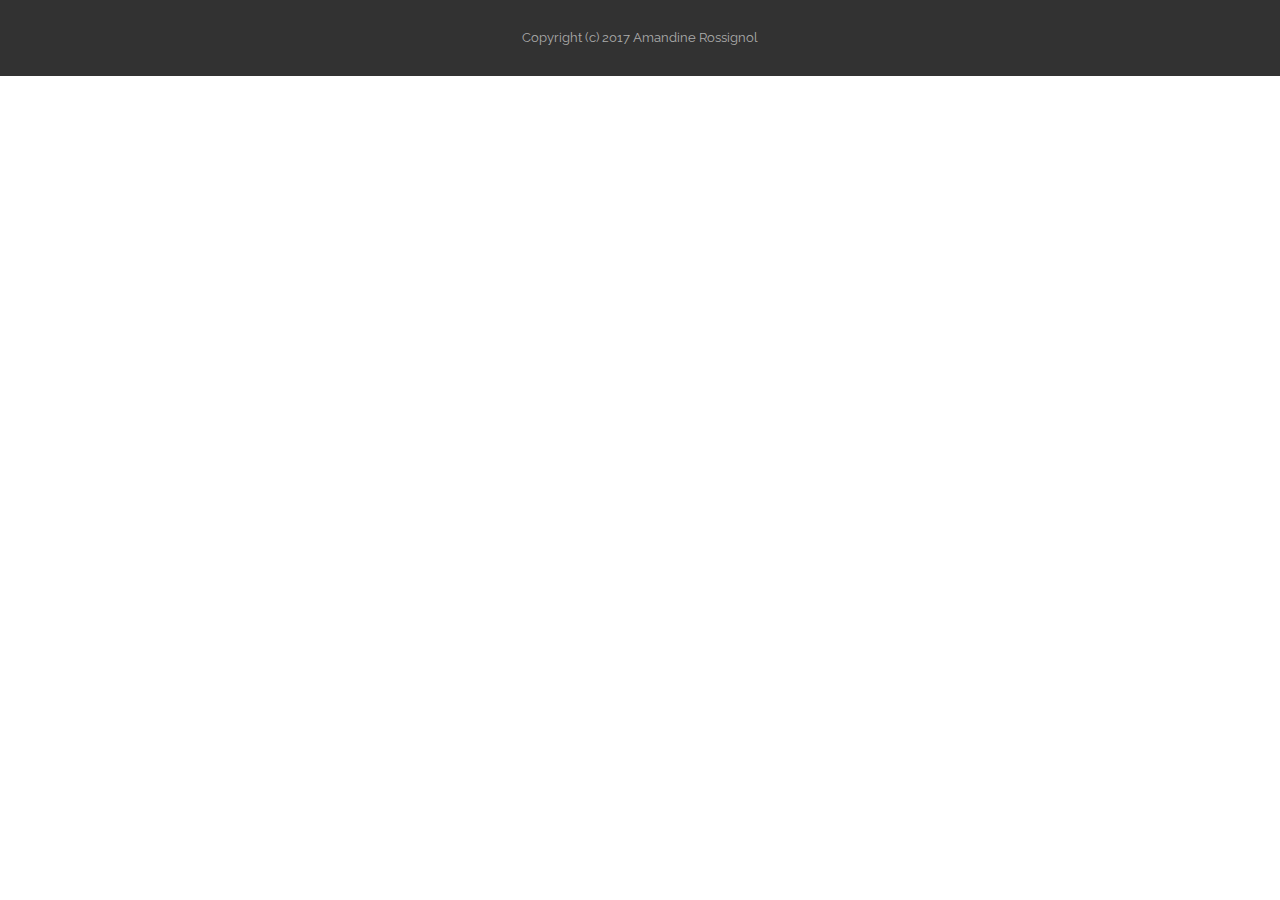
<file: page14.html>
<!DOCTYPE html>
<html>
<head>
  <!-- Site made with Mobirise Website Builder v3.12.1, https://mobirise.com -->
  <meta charset="UTF-8">
  <meta http-equiv="X-UA-Compatible" content="IE=edge">
  <meta name="generator" content="Mobirise v3.12.1, mobirise.com">
  <meta name="viewport" content="width=device-width, initial-scale=1">
  <link rel="shortcut icon" href="assets/images/vignettesitelogo-128x131.png" type="image/x-icon">
  <meta name="description" content="Website Maker Description">
  <title>Website Maker Title</title>
  <link rel="stylesheet" href="https://fonts.googleapis.com/css?family=Lora:400,700,400italic,700italic&amp;subset=latin">
  <link rel="stylesheet" href="https://fonts.googleapis.com/css?family=Montserrat:400,700">
  <link rel="stylesheet" href="https://fonts.googleapis.com/css?family=Raleway:100,100i,200,200i,300,300i,400,400i,500,500i,600,600i,700,700i,800,800i,900,900i">
  <link rel="stylesheet" href="assets/bootstrap-material-design-font/css/material.css">
  <link rel="stylesheet" href="assets/tether/tether.min.css">
  <link rel="stylesheet" href="assets/bootstrap/css/bootstrap.min.css">
  <link rel="stylesheet" href="assets/animate.css/animate.min.css">
  <link rel="stylesheet" href="assets/theme/css/style.css">
  <link rel="stylesheet" href="assets/mobirise/css/mbr-additional.css" type="text/css">
  
  
  
</head>
<body>
<footer class="mbr-small-footer mbr-section mbr-section-nopadding" id="footer1-3c" style="background-color: rgb(50, 50, 50); padding-top: 1.75rem; padding-bottom: 1.75rem;">
    
    <div class="container">
        <p class="text-xs-center">Copyright (c) 2017 Amandine Rossignol</p>
    </div>
</footer>


  <script src="assets/web/assets/jquery/jquery.min.js"></script>
  <script src="assets/tether/tether.min.js"></script>
  <script src="assets/bootstrap/js/bootstrap.min.js"></script>
  <script src="assets/smooth-scroll/smooth-scroll.js"></script>
  <script src="assets/viewport-checker/jquery.viewportchecker.js"></script>
  <script src="assets/theme/js/script.js"></script>
  
  
  <input name="animation" type="hidden">
  </body>
</html>
</file>
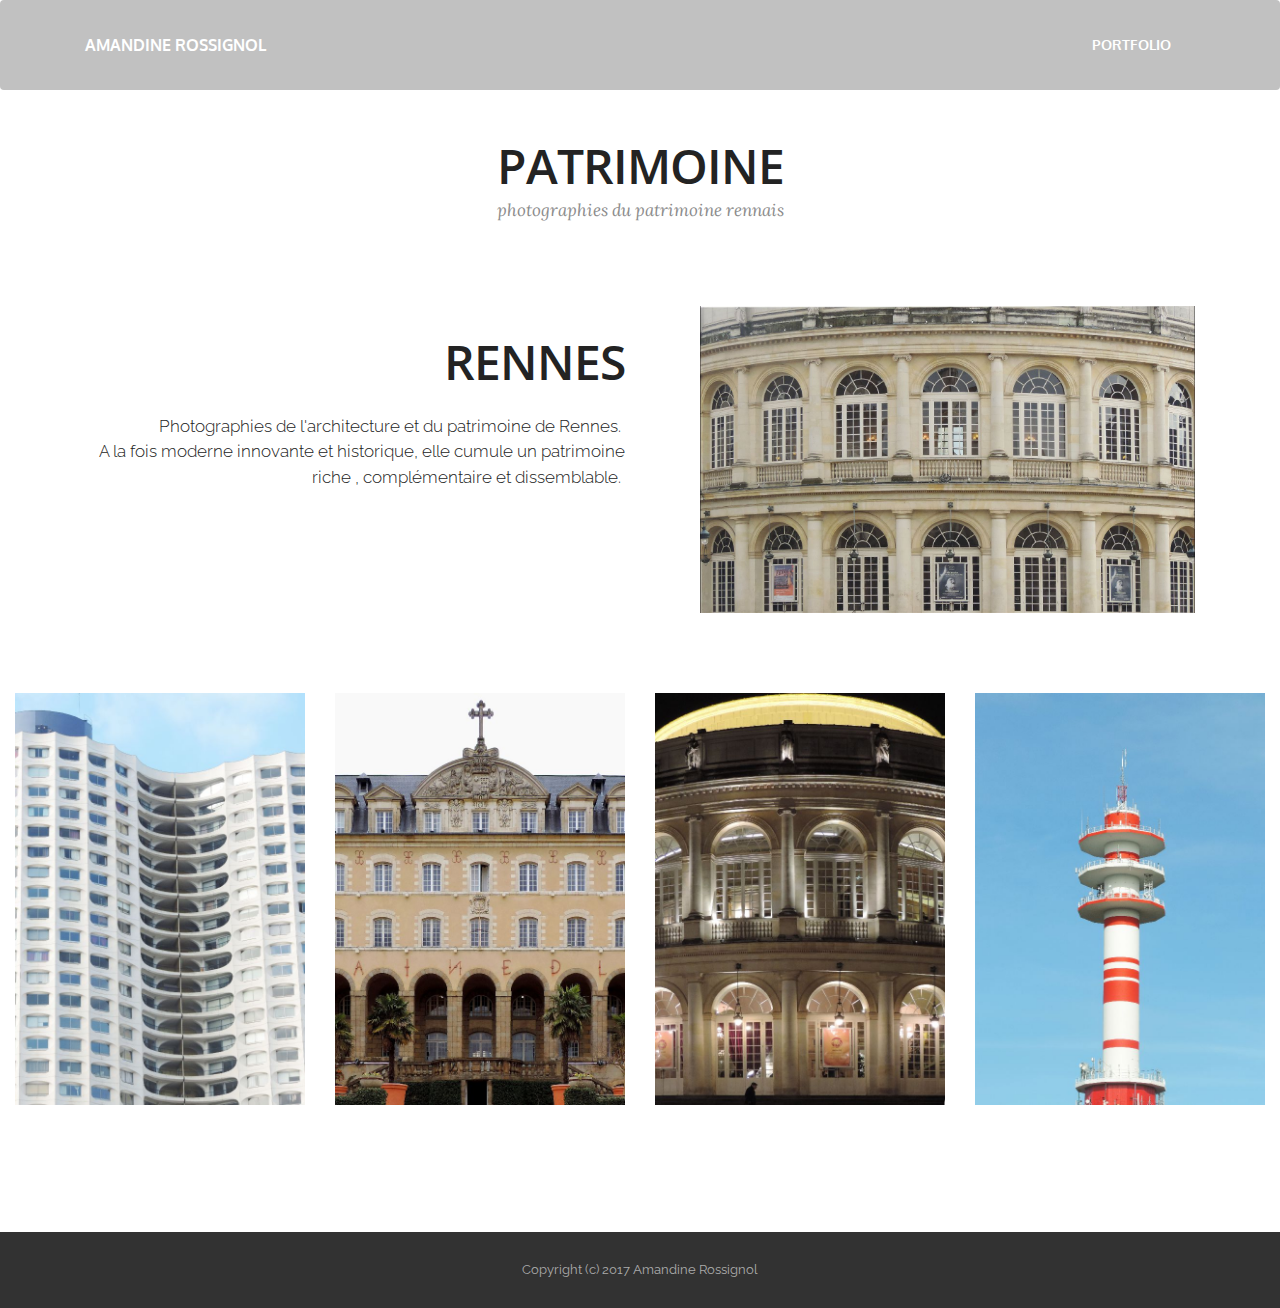
<file: patrimoine.html>
<!DOCTYPE html>
<html>
<head>
  <!-- Site made with Mobirise Website Builder v3.12.1, https://mobirise.com -->
  <meta charset="UTF-8">
  <meta http-equiv="X-UA-Compatible" content="IE=edge">
  <meta name="generator" content="Mobirise v3.12.1, mobirise.com">
  <meta name="viewport" content="width=device-width, initial-scale=1">
  <link rel="shortcut icon" href="assets/images/vignettesitelogo-128x131.png" type="image/x-icon">
  <meta name="description" content="Website Creator Description">
  <title>Website Creator Title</title>
  <link rel="stylesheet" href="https://fonts.googleapis.com/css?family=Lora:400,700,400italic,700italic&amp;subset=latin">
  <link rel="stylesheet" href="https://fonts.googleapis.com/css?family=Montserrat:400,700">
  <link rel="stylesheet" href="https://fonts.googleapis.com/css?family=Raleway:100,100i,200,200i,300,300i,400,400i,500,500i,600,600i,700,700i,800,800i,900,900i">
  <link rel="stylesheet" href="assets/bootstrap-material-design-font/css/material.css">
  <link rel="stylesheet" href="assets/tether/tether.min.css">
  <link rel="stylesheet" href="assets/bootstrap/css/bootstrap.min.css">
  <link rel="stylesheet" href="assets/dropdown/css/style.css">
  <link rel="stylesheet" href="assets/animate.css/animate.min.css">
  <link rel="stylesheet" href="assets/theme/css/style.css">
  <link rel="stylesheet" href="assets/mobirise/css/mbr-additional.css" type="text/css">
  
  
  
</head>
<body>
<section id="menu-14">

    <nav class="navbar navbar-dropdown">
        <div class="container">

            <div class="mbr-table">
                <div class="mbr-table-cell">

                    <div class="navbar-brand">
                        
                        <a class="navbar-caption" href="index.html">AMANDINE ROSSIGNOL</a>
                    </div>

                </div>
                <div class="mbr-table-cell">

                    <button class="navbar-toggler pull-xs-right hidden-md-up" type="button" data-toggle="collapse" data-target="#exCollapsingNavbar">
                        <div class="hamburger-icon"></div>
                    </button>

                    <ul class="nav-dropdown collapse pull-xs-right nav navbar-nav navbar-toggleable-sm" id="exCollapsingNavbar"><li class="nav-item"><a class="nav-link link" href="index.html">PORTFOLIO</a></li></ul>
                    <button hidden="" class="navbar-toggler navbar-close" type="button" data-toggle="collapse" data-target="#exCollapsingNavbar">
                        <div class="close-icon"></div>
                    </button>

                </div>
            </div>

        </div>
    </nav>

</section>

<section class="engine"><a rel="external" href="https://mobirise.com">Web Site Generator</a></section><section class="mbr-section mbr-section__container article mbr-after-navbar" id="header3-1a" style="background-color: rgb(255, 255, 255); padding-top: 140px; padding-bottom: 80px;">
    <div class="container">
        <div class="row">
            <div class="col-xs-12">
                <h3 class="mbr-section-title display-2">PATRIMOINE</h3>
                <small class="mbr-section-subtitle">photographies du patrimoine rennais</small>
            </div>
        </div>
    </div>
</section>

<section class="mbr-section" id="msg-box5-1b" style="background-color: rgb(255, 255, 255); padding-top: 0px; padding-bottom: 0px;">

    
    <div class="container">
        <div class="row">
            <div class="mbr-table-md-up">

              

              <div class="mbr-table-cell col-md-5 text-xs-center text-md-right content-size">
                  <h3 class="mbr-section-title display-2">RENNES</h3>
                  <div class="lead">

                    <p>Photographies de l'architecture et du patrimoine de Rennes.&nbsp;<br>A la fois moderne innovante et historique, elle cumule un patrimoine riche , complémentaire et dissemblable.&nbsp;</p>

                  </div>

                  <div><a class="btn btn-primary" href="https://mobirise.com">MORE</a></div>
              </div>


              


              <div class="mbr-table-cell mbr-left-padding-md-up mbr-valign-top col-md-7 image-size" style="width: 50%;">
                  <div class="mbr-figure"><img src="assets/images/patrimoine3-1400x868.jpg"></div>
              </div>

            </div>
        </div>
    </div>

</section>

<section class="mbr-cards mbr-section mbr-section-nopadding" id="features3-1c" style="background-color: rgb(255, 255, 255);">

    

    <div class="mbr-cards-row row">
        <div class="mbr-cards-col col-xs-12 col-lg-3" style="padding-top: 80px; padding-bottom: 0px;">
            <div class="container">
              <div class="card cart-block">
                  <div class="card-img"><img src="assets/images/patrimoine4-600x854.jpg" class="card-img-top"></div>
                  <div class="card-block">
                    <h4 class="card-title"></h4>
                    <h5 class="card-subtitle"></h5>
                    <p class="card-text"></p>
                    <div class="card-btn"><a href="https://mobirise.com" class="btn btn-primary">MORE</a></div>
                    </div>
                </div>
            </div>
        </div>
        <div class="mbr-cards-col col-xs-12 col-lg-3" style="padding-top: 80px; padding-bottom: 0px;">
            <div class="container">
                <div class="card cart-block">
                    <div class="card-img"><img src="assets/images/rennes1-600x854.jpg" class="card-img-top"></div>
                    <div class="card-block">
                        <h4 class="card-title"></h4>
                        <h5 class="card-subtitle"></h5>
                        <p class="card-text"></p>
                        <div class="card-btn"><a href="https://mobirise.com" class="btn btn-primary">MORE</a></div>
                    </div>
                </div>
            </div>
        </div>
        <div class="mbr-cards-col col-xs-12 col-lg-3" style="padding-top: 80px; padding-bottom: 0px;">
            <div class="container">
                <div class="card cart-block">
                    <div class="card-img"><img src="assets/images/rennes-2-600x854.jpg" class="card-img-top"></div>
                    <div class="card-block">
                        <h4 class="card-title"></h4>
                        <h5 class="card-subtitle"></h5>
                        <p class="card-text"></p>
                        <div class="card-btn"><a href="https://mobirise.com" class="btn btn-primary">MORE</a></div>
                    </div>
                </div>
            </div>
        </div>
        <div class="mbr-cards-col col-xs-12 col-lg-3" style="padding-top: 80px; padding-bottom: 0px;">
            <div class="container">
                <div class="card cart-block">
                    <div class="card-img"><img src="assets/images/patrimoine2-600x854.jpg" class="card-img-top"></div>
                    <div class="card-block">
                        <h4 class="card-title"></h4>
                        <h5 class="card-subtitle"></h5>
                        <p class="card-text"></p>
                        <div class="card-btn"><a href="https://mobirise.com" class="btn btn-primary">MORE</a></div>
                    </div>
                </div>
            </div>
        </div>
        
        
    </div>
</section>

<footer class="mbr-small-footer mbr-section mbr-section-nopadding" id="footer1-19" style="background-color: rgb(50, 50, 50); padding-top: 1.75rem; padding-bottom: 1.75rem;">
    
    <div class="container">
        <p class="text-xs-center">Copyright (c) 2017 Amandine Rossignol</p>
    </div>
</footer>


  <script src="assets/web/assets/jquery/jquery.min.js"></script>
  <script src="assets/tether/tether.min.js"></script>
  <script src="assets/bootstrap/js/bootstrap.min.js"></script>
  <script src="assets/smooth-scroll/smooth-scroll.js"></script>
  <script src="assets/dropdown/js/script.min.js"></script>
  <script src="assets/touch-swipe/jquery.touch-swipe.min.js"></script>
  <script src="assets/viewport-checker/jquery.viewportchecker.js"></script>
  <script src="assets/theme/js/script.js"></script>
  
  
  <input name="animation" type="hidden">
  </body>
</html>
</file>
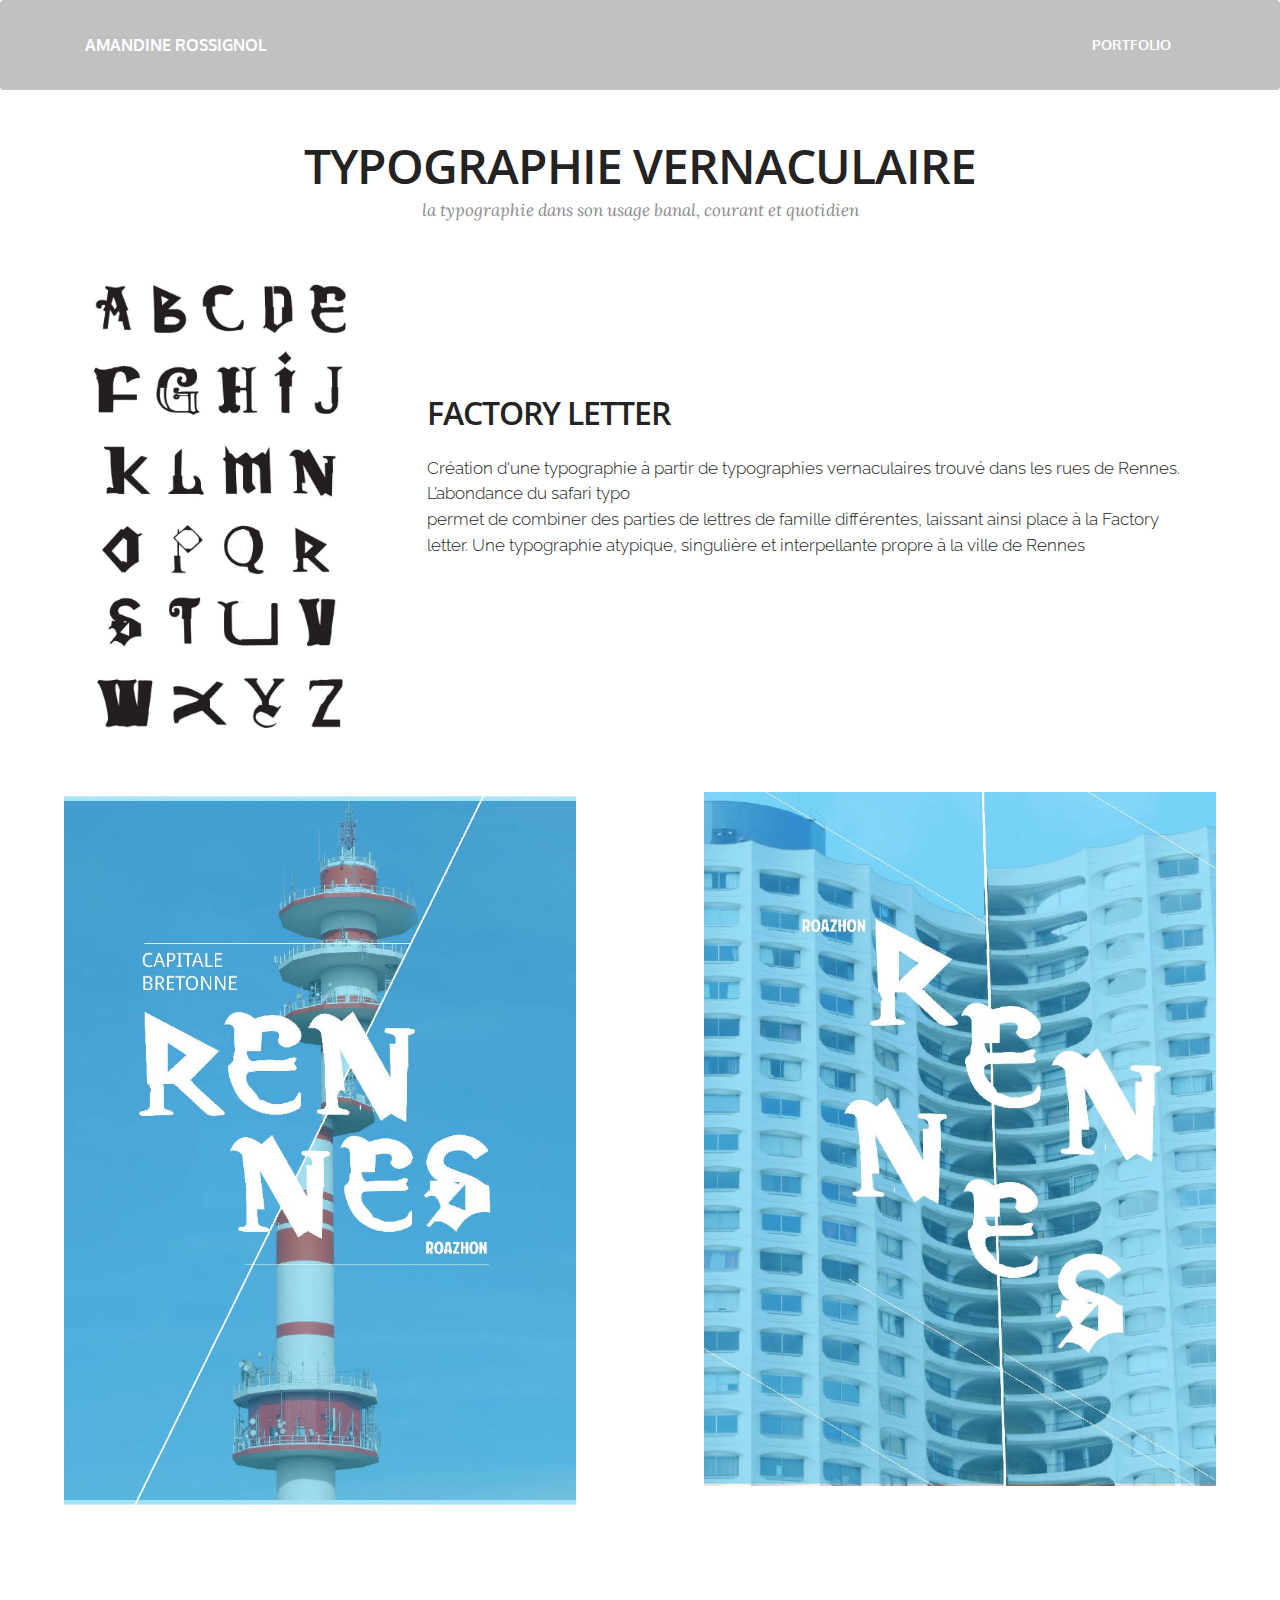
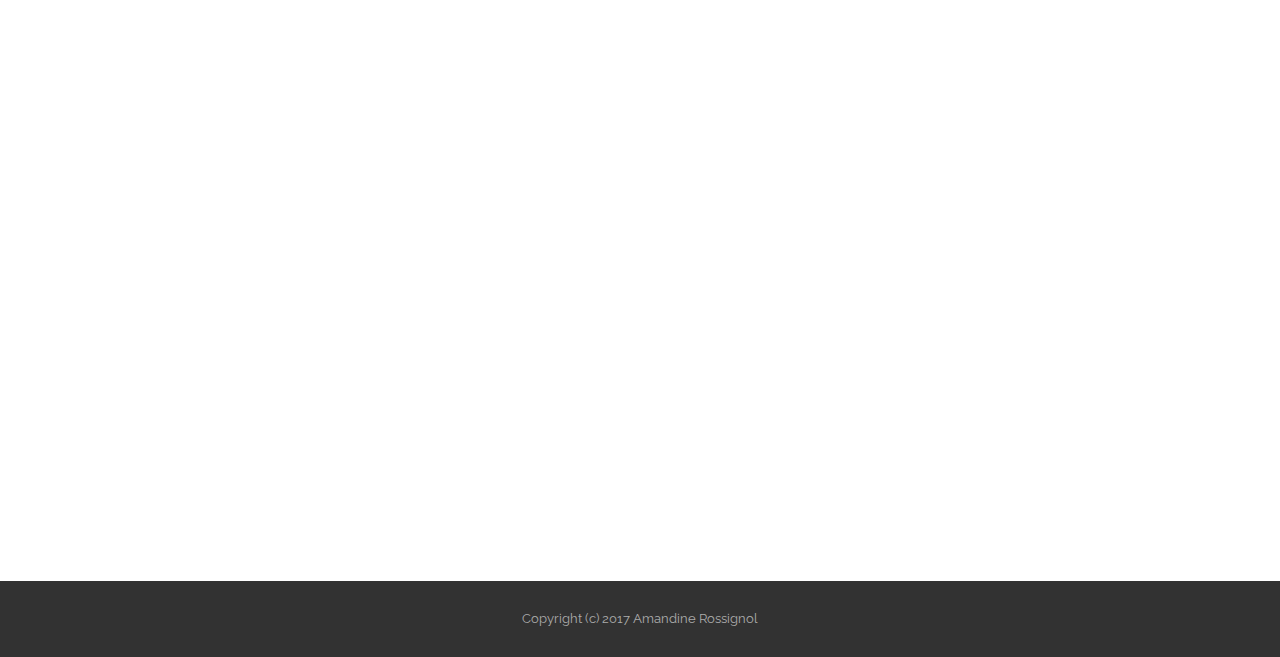
<file: vernaculaire.html>
<!DOCTYPE html>
<html>
<head>
  <!-- Site made with Mobirise Website Builder v3.12.1, https://mobirise.com -->
  <meta charset="UTF-8">
  <meta http-equiv="X-UA-Compatible" content="IE=edge">
  <meta name="generator" content="Mobirise v3.12.1, mobirise.com">
  <meta name="viewport" content="width=device-width, initial-scale=1">
  <link rel="shortcut icon" href="assets/images/vignettesitelogo-128x131.png" type="image/x-icon">
  <meta name="description" content="Web Site Builder Description">
  <title>Web Site Builder Title</title>
  <link rel="stylesheet" href="https://fonts.googleapis.com/css?family=Lora:400,700,400italic,700italic&amp;subset=latin">
  <link rel="stylesheet" href="https://fonts.googleapis.com/css?family=Montserrat:400,700">
  <link rel="stylesheet" href="https://fonts.googleapis.com/css?family=Raleway:100,100i,200,200i,300,300i,400,400i,500,500i,600,600i,700,700i,800,800i,900,900i">
  <link rel="stylesheet" href="assets/bootstrap-material-design-font/css/material.css">
  <link rel="stylesheet" href="assets/et-line-font-plugin/style.css">
  <link rel="stylesheet" href="assets/tether/tether.min.css">
  <link rel="stylesheet" href="assets/bootstrap/css/bootstrap.min.css">
  <link rel="stylesheet" href="assets/animate.css/animate.min.css">
  <link rel="stylesheet" href="assets/dropdown/css/style.css">
  <link rel="stylesheet" href="assets/theme/css/style.css">
  <link rel="stylesheet" href="assets/mobirise-gallery/style.css">
  <link rel="stylesheet" href="assets/mobirise/css/mbr-additional.css" type="text/css">
  
  
  
</head>
<body>
<section id="menu-14">

    <nav class="navbar navbar-dropdown">
        <div class="container">

            <div class="mbr-table">
                <div class="mbr-table-cell">

                    <div class="navbar-brand">
                        
                        <a class="navbar-caption" href="index.html">AMANDINE ROSSIGNOL</a>
                    </div>

                </div>
                <div class="mbr-table-cell">

                    <button class="navbar-toggler pull-xs-right hidden-md-up" type="button" data-toggle="collapse" data-target="#exCollapsingNavbar">
                        <div class="hamburger-icon"></div>
                    </button>

                    <ul class="nav-dropdown collapse pull-xs-right nav navbar-nav navbar-toggleable-sm" id="exCollapsingNavbar"><li class="nav-item"><a class="nav-link link" href="index.html">PORTFOLIO</a></li></ul>
                    <button hidden="" class="navbar-toggler navbar-close" type="button" data-toggle="collapse" data-target="#exCollapsingNavbar">
                        <div class="close-icon"></div>
                    </button>

                </div>
            </div>

        </div>
    </nav>

</section>

<section class="engine"><a rel="external" href="https://mobirise.com">https://mobirise.com/</a></section><section class="mbr-section mbr-section__container article mbr-after-navbar" id="header3-23" style="background-color: rgb(255, 255, 255); padding-top: 140px; padding-bottom: 40px;">
    <div class="container">
        <div class="row">
            <div class="col-xs-12">
                <h3 class="mbr-section-title display-2">TYPOGRAPHIE VERNACULAIRE</h3>
                <small class="mbr-section-subtitle">la typographie dans son usage banal, courant et quotidien</small>
            </div>
        </div>
    </div>
</section>

<section class="mbr-section" id="msg-box5-22" style="background-color: rgb(255, 255, 255); padding-top: 0px; padding-bottom: 0px;">

    
    <div class="container">
        <div class="row">
            <div class="mbr-table-md-up">

              <div class="mbr-table-cell mbr-right-padding-md-up mbr-valign-top col-md-7 image-size" style="width: 30%;">
                  <div class="mbr-figure"><img src="assets/images/factory4-1400x2423.jpg"></div>
              </div>

              


              <div class="mbr-table-cell col-md-5 text-xs-center text-md-left content-size">
                  <h3 class="mbr-section-title display-2">FACTORY LETTER</h3>
                  <div class="lead">

                    <p>Création d'une typographie à partir de typographies vernaculaires trouvé dans les rues de Rennes. L’abondance du safari typo<br>permet de combiner des parties de lettres de famille différentes, laissant ainsi place à la Factory letter.&nbsp;Une typographie&nbsp;atypique, singulière et interpellante propre à la ville de Rennes&nbsp;<br></p>

                  </div>

                  
              </div>


              

            </div>
        </div>
    </div>

</section>

<section class="mbr-gallery mbr-section mbr-section-nopadding mbr-slider-carousel" id="gallery1-2f" data-filter="false" style="background-color: rgb(255, 255, 255); padding-top: 0rem; padding-bottom: 0rem;">
    <!-- Filter -->
    

    <!-- Gallery -->
    <div class="mbr-gallery-row">
        <div class=" mbr-gallery-layout-default">
            <div>
                <div>
                    <div class="mbr-gallery-item mbr-gallery-item__mobirise3 mbr-gallery-item--p4" data-tags="Animated" data-video-url="false">
                        <div href="#lb-gallery1-2f" data-slide-to="0" data-toggle="modal">
                            
                            

                            <img alt="" src="assets/images/alphabet-2000x2801-800x1120.jpg">
                            
                            <span class="icon-focus"></span>
                            
                        </div>
                    </div><div class="mbr-gallery-item mbr-gallery-item__mobirise3 mbr-gallery-item--p4" data-tags="Animated" data-video-url="false">
                        <div href="#lb-gallery1-2f" data-slide-to="1" data-toggle="modal">
                            
                            

                            <img alt="" src="assets/images/patripg-2000x2711-800x1084.jpg">
                            
                            <span class="icon-focus"></span>
                            
                        </div>
                    </div>
                </div>
            </div>
            <div class="clearfix"></div>
        </div>
    </div>

    <!-- Lightbox -->
    <div data-app-prevent-settings="" class="mbr-slider modal fade carousel slide" tabindex="-1" data-keyboard="true" data-interval="false" id="lb-gallery1-2f">
        <div class="modal-dialog">
            <div class="modal-content">
                <div class="modal-body">
                    <ol class="carousel-indicators">
                        <li data-app-prevent-settings="" data-target="#lb-gallery1-2f" data-slide-to="0"></li><li data-app-prevent-settings="" data-target="#lb-gallery1-2f" class=" active" data-slide-to="1"></li>
                    </ol>
                    <div class="carousel-inner">
                        <div class="carousel-item">
                            <img alt="" src="assets/images/alphabet-2000x2801.jpg">
                        </div><div class="carousel-item active">
                            <img alt="" src="assets/images/patripg-2000x2711.jpg">
                        </div>
                    </div>
                    <a class="left carousel-control" role="button" data-slide="prev" href="#lb-gallery1-2f">
                        <span class="icon-prev" aria-hidden="true"></span>
                        <span class="sr-only">Previous</span>
                    </a>
                    <a class="right carousel-control" role="button" data-slide="next" href="#lb-gallery1-2f">
                        <span class="icon-next" aria-hidden="true"></span>
                        <span class="sr-only">Next</span>
                    </a>

                    <a class="close" href="#" role="button" data-dismiss="modal">
                        <span aria-hidden="true">×</span>
                        <span class="sr-only">Close</span>
                    </a>
                </div>
            </div>
        </div>
    </div>
</section>

<section class="mbr-cards mbr-section mbr-section-nopadding" id="features3-24" style="background-color: rgb(255, 255, 255);">

    

    <div class="mbr-cards-row row">
        <div class="mbr-cards-col col-xs-12 col-lg-3" style="padding-top: 0px; padding-bottom: 0px;">
            <div class="container">
              <div class="card cart-block">
                  <div class="card-img"><img src="assets/images/factory-600x450.jpg" class="card-img-top"></div>
                  <div class="card-block">
                    
                    
                    
                    <div class="card-btn"><a href="https://mobirise.com" class="btn btn-primary">MORE</a></div>
                    </div>
                </div>
            </div>
        </div>
        <div class="mbr-cards-col col-xs-12 col-lg-3" style="padding-top: 0px; padding-bottom: 0px;">
            <div class="container">
                <div class="card cart-block">
                    <div class="card-img"><img src="assets/images/factory2-600x449.jpg" class="card-img-top"></div>
                    <div class="card-block">
                        
                        
                        
                        <div class="card-btn"><a href="https://mobirise.com" class="btn btn-primary">MORE</a></div>
                    </div>
                </div>
            </div>
        </div>
        <div class="mbr-cards-col col-xs-12 col-lg-3" style="padding-top: 0px; padding-bottom: 0px;">
            <div class="container">
                <div class="card cart-block">
                    <div class="card-img"><img src="assets/images/factory3-600x451.jpg" class="card-img-top"></div>
                    <div class="card-block">
                        
                        
                        
                        <div class="card-btn"><a href="https://mobirise.com" class="btn btn-primary">MORE</a></div>
                    </div>
                </div>
            </div>
        </div>
        <div class="mbr-cards-col col-xs-12 col-lg-3" style="padding-top: 0px; padding-bottom: 0px;">
            <div class="container">
                <div class="card cart-block">
                    <div class="card-img"><img src="assets/images/dddd-600x399.jpg" class="card-img-top"></div>
                    <div class="card-block">
                        
                        
                        
                        <div class="card-btn"><a href="https://mobirise.com" class="btn btn-primary">MORE</a></div>
                    </div>
                </div>
            </div>
        </div>
        
        
    </div>
</section>

<section class="mbr-cards mbr-section mbr-section-nopadding" id="features3-25" style="background-color: rgb(255, 255, 255);">

    

    <div class="mbr-cards-row row">
        <div class="mbr-cards-col col-xs-12 col-lg-3" style="padding-top: 0px; padding-bottom: 0px;">
            <div class="container">
              <div class="card cart-block">
                  <div class="card-img"><img src="assets/images/fac-600x385.jpg" class="card-img-top"></div>
                  <div class="card-block">
                    
                    
                    
                    <div class="card-btn"><a href="https://mobirise.com" class="btn btn-primary">MORE</a></div>
                    </div>
                </div>
            </div>
        </div>
        <div class="mbr-cards-col col-xs-12 col-lg-3" style="padding-top: 0px; padding-bottom: 0px;">
            <div class="container">
                <div class="card cart-block">
                    <div class="card-img"><img src="assets/images/fdsfdfkk-600x440.jpg" class="card-img-top"></div>
                    <div class="card-block">
                        
                        
                        
                        <div class="card-btn"><a href="https://mobirise.com" class="btn btn-primary">MORE</a></div>
                    </div>
                </div>
            </div>
        </div>
        <div class="mbr-cards-col col-xs-12 col-lg-3" style="padding-top: 0px; padding-bottom: 0px;">
            <div class="container">
                <div class="card cart-block">
                    <div class="card-img"><img src="assets/images/sdfsqd-600x304.jpg" class="card-img-top"></div>
                    <div class="card-block">
                        
                        
                        
                        <div class="card-btn"><a href="https://mobirise.com" class="btn btn-primary">MORE</a></div>
                    </div>
                </div>
            </div>
        </div>
        <div class="mbr-cards-col col-xs-12 col-lg-3" style="padding-top: 0px; padding-bottom: 0px;">
            <div class="container">
                <div class="card cart-block">
                    <div class="card-img"><img src="assets/images/sssss-600x282.jpg" class="card-img-top"></div>
                    <div class="card-block">
                        
                        
                        
                        <div class="card-btn"><a href="https://mobirise.com" class="btn btn-primary">MORE</a></div>
                    </div>
                </div>
            </div>
        </div>
        
        
    </div>
</section>

<footer class="mbr-small-footer mbr-section mbr-section-nopadding" id="footer1-21" style="background-color: rgb(50, 50, 50); padding-top: 1.75rem; padding-bottom: 1.75rem;">
    
    <div class="container">
        <p class="text-xs-center">Copyright (c) 2017 Amandine Rossignol</p>
    </div>
</footer>


  <script src="assets/web/assets/jquery/jquery.min.js"></script>
  <script src="assets/tether/tether.min.js"></script>
  <script src="assets/bootstrap/js/bootstrap.min.js"></script>
  <script src="assets/smooth-scroll/smooth-scroll.js"></script>
  <script src="assets/viewport-checker/jquery.viewportchecker.js"></script>
  <script src="assets/dropdown/js/script.min.js"></script>
  <script src="assets/touch-swipe/jquery.touch-swipe.min.js"></script>
  <script src="assets/masonry/masonry.pkgd.min.js"></script>
  <script src="assets/imagesloaded/imagesloaded.pkgd.min.js"></script>
  <script src="assets/bootstrap-carousel-swipe/bootstrap-carousel-swipe.js"></script>
  <script src="assets/theme/js/script.js"></script>
  <script src="assets/mobirise-gallery/player.min.js"></script>
  <script src="assets/mobirise-gallery/script.js"></script>
  
  
  <input name="animation" type="hidden">
  </body>
</html>
</file>
<file: assets/bootstrap-material-design-font/css/material.css>
@font-face {
  font-family: 'Material-Design-Icons';
  src: url('../fonts/Material-Design-Icons.eot?3ocs8m');
  src: url('../fonts/Material-Design-Icons.eot?#iefix3ocs8m') format('embedded-opentype'), url('../fonts/Material-Design-Icons.woff?3ocs8m') format('woff'), url('../fonts/Material-Design-Icons.ttf?3ocs8m') format('truetype'), url('../fonts/Material-Design-Icons.svg?3ocs8m#Material-Design-Icons') format('svg');
  font-weight: normal;
  font-style: normal;
}
[class^="mdi-"],
[class*="mdi-"] {
  speak: none;
  display: inline-block;
  font-style: normal;
  font-variant:normal;
  font-weight:normal;
  /*font-size:24px;*/
  line-height:1;
  font-family:'Material-Design-Icons' !important;
  text-rendering: auto;
  
  -webkit-font-smoothing: antialiased;
  -moz-osx-font-smoothing: grayscale;
  -webkit-transform: translate(0, 0);
      -ms-transform: translate(0, 0);
          transform: translate(0, 0);
}
[class^="mdi-"]:before,
[class*="mdi-"]:before {
  display: inline-block;
  speak: none;
  text-decoration: inherit;
}
[class^="mdi-"].pull-left,
[class*="mdi-"].pull-left {
  margin-right: .3em;
}
[class^="mdi-"].pull-right,
[class*="mdi-"].pull-right {
  margin-left: .3em;
}
[class^="mdi-"].mdi-lg:before,
[class*="mdi-"].mdi-lg:before,
[class^="mdi-"].mdi-lg:after,
[class*="mdi-"].mdi-lg:after {
  font-size: 1.33333333em;
  line-height: 0.75em;
  vertical-align: -15%;
}
[class^="mdi-"].mdi-2x:before,
[class*="mdi-"].mdi-2x:before,
[class^="mdi-"].mdi-2x:after,
[class*="mdi-"].mdi-2x:after {
  font-size: 2em;
}
[class^="mdi-"].mdi-3x:before,
[class*="mdi-"].mdi-3x:before,
[class^="mdi-"].mdi-3x:after,
[class*="mdi-"].mdi-3x:after {
  font-size: 3em;
}
[class^="mdi-"].mdi-4x:before,
[class*="mdi-"].mdi-4x:before,
[class^="mdi-"].mdi-4x:after,
[class*="mdi-"].mdi-4x:after {
  font-size: 4em;
}
[class^="mdi-"].mdi-5x:before,
[class*="mdi-"].mdi-5x:before,
[class^="mdi-"].mdi-5x:after,
[class*="mdi-"].mdi-5x:after {
  font-size: 5em;
}
[class^="mdi-device-signal-cellular-"]:after,
[class^="mdi-device-battery-"]:after,
[class^="mdi-device-battery-charging-"]:after,
[class^="mdi-device-signal-cellular-connected-no-internet-"]:after,
[class^="mdi-device-signal-wifi-"]:after,
[class^="mdi-device-signal-wifi-statusbar-not-connected"]:after,
.mdi-device-network-wifi:after {
  opacity: .3;
  position: absolute;
  left: 0;
  top: 0;
  z-index: 1;
  display: inline-block;
  speak: none;
  text-decoration: inherit;
}
[class^="mdi-device-signal-cellular-"]:after {
  content: "\e758";
}
[class^="mdi-device-battery-"]:after {
  content: "\e735";
}
[class^="mdi-device-battery-charging-"]:after {
  content: "\e733";
}
[class^="mdi-device-signal-cellular-connected-no-internet-"]:after {
  content: "\e75d";
}
[class^="mdi-device-signal-wifi-"]:after,
.mdi-device-network-wifi:after {
  content: "\e765";
}
[class^="mdi-device-signal-wifi-statusbasr-not-connected"]:after {
  content: "\e8f7";
}
.mdi-device-signal-cellular-off:after,
.mdi-device-signal-cellular-null:after,
.mdi-device-signal-cellular-no-sim:after,
.mdi-device-signal-wifi-off:after,
.mdi-device-signal-wifi-4-bar:after,
.mdi-device-signal-cellular-4-bar:after,
.mdi-device-battery-alert:after,
.mdi-device-signal-cellular-connected-no-internet-4-bar:after,
.mdi-device-battery-std:after,
.mdi-device-battery-full .mdi-device-battery-unknown:after {
  content: "";
}
.mdi-fw {
  width: 1.28571429em;
  text-align: center;
}
.mdi-ul {
  padding-left: 0;
  margin-left: 2.14285714em;
  list-style-type: none;
}
.mdi-ul > li {
  position: relative;
}
.mdi-li {
  position: absolute;
  left: -2.14285714em;
  width: 2.14285714em;
  top: 0.14285714em;
  text-align: center;
}
.mdi-li.mdi-lg {
  left: -1.85714286em;
}
.mdi-border {
  padding: .2em .25em .15em;
  border: solid 0.08em #eeeeee;
  border-radius: .1em;
}
.mdi-spin {
  -webkit-animation: mdi-spin 2s infinite linear;
  animation: mdi-spin 2s infinite linear;
  -webkit-transform-origin: 50% 50%;
  -ms-transform-origin: 50% 50%;
      transform-origin: 50% 50%;
}
.mdi-pulse {
  -webkit-animation: mdi-spin 1s steps(8) infinite;
  animation: mdi-spin 1s steps(8) infinite;
  -webkit-transform-origin: 50% 50%;
  -ms-transform-origin: 50% 50%;
      transform-origin: 50% 50%;
}
@-webkit-keyframes mdi-spin {
  0% {
    -webkit-transform: rotate(0deg);
    transform: rotate(0deg);
  }
  100% {
    -webkit-transform: rotate(359deg);
    transform: rotate(359deg);
  }
}
@keyframes mdi-spin {
  0% {
    -webkit-transform: rotate(0deg);
    transform: rotate(0deg);
  }
  100% {
    -webkit-transform: rotate(359deg);
    transform: rotate(359deg);
  }
}
.mdi-rotate-90 {
  filter: progid:DXImageTransform.Microsoft.BasicImage(rotation=1);
  -webkit-transform: rotate(90deg);
  -ms-transform: rotate(90deg);
  transform: rotate(90deg);
}
.mdi-rotate-180 {
  filter: progid:DXImageTransform.Microsoft.BasicImage(rotation=2);
  -webkit-transform: rotate(180deg);
  -ms-transform: rotate(180deg);
  transform: rotate(180deg);
}
.mdi-rotate-270 {
  filter: progid:DXImageTransform.Microsoft.BasicImage(rotation=3);
  -webkit-transform: rotate(270deg);
  -ms-transform: rotate(270deg);
  transform: rotate(270deg);
}
.mdi-flip-horizontal {
  filter: progid:DXImageTransform.Microsoft.BasicImage(rotation=0, mirror=1);
  -webkit-transform: scale(-1, 1);
  -ms-transform: scale(-1, 1);
  transform: scale(-1, 1);
}
.mdi-flip-vertical {
  filter: progid:DXImageTransform.Microsoft.BasicImage(rotation=2, mirror=1);
  -webkit-transform: scale(1, -1);
  -ms-transform: scale(1, -1);
  transform: scale(1, -1);
}
:root .mdi-rotate-90,
:root .mdi-rotate-180,
:root .mdi-rotate-270,
:root .mdi-flip-horizontal,
:root .mdi-flip-vertical {
  -webkit-filter: none;
          filter: none;
}
.mdi-stack {
  position: relative;
  display: inline-block;
  width: 2em;
  height: 2em;
  line-height: 2em;
  vertical-align: middle;
}
.mdi-stack-1x,
.mdi-stack-2x {
  position: absolute;
  left: 0;
  width: 100%;
  text-align: center;
}
.mdi-stack-1x {
  line-height: inherit;
}
.mdi-stack-2x {
  font-size: 2em;
}
.mdi-inverse {
  color: #ffffff;
}
/* Start Icons */
.mdi-action-3d-rotation:before {
  content: "\e600";
}
.mdi-action-accessibility:before {
  content: "\e601";
}
.mdi-action-account-balance-wallet:before {
  content: "\e602";
}
.mdi-action-account-balance:before {
  content: "\e603";
}
.mdi-action-account-box:before {
  content: "\e604";
}
.mdi-action-account-child:before {
  content: "\e605";
}
.mdi-action-account-circle:before {
  content: "\e606";
}
.mdi-action-add-shopping-cart:before {
  content: "\e607";
}
.mdi-action-alarm-add:before {
  content: "\e608";
}
.mdi-action-alarm-off:before {
  content: "\e609";
}
.mdi-action-alarm-on:before {
  content: "\e60a";
}
.mdi-action-alarm:before {
  content: "\e60b";
}
.mdi-action-android:before {
  content: "\e60c";
}
.mdi-action-announcement:before {
  content: "\e60d";
}
.mdi-action-aspect-ratio:before {
  content: "\e60e";
}
.mdi-action-assessment:before {
  content: "\e60f";
}
.mdi-action-assignment-ind:before {
  content: "\e610";
}
.mdi-action-assignment-late:before {
  content: "\e611";
}
.mdi-action-assignment-return:before {
  content: "\e612";
}
.mdi-action-assignment-returned:before {
  content: "\e613";
}
.mdi-action-assignment-turned-in:before {
  content: "\e614";
}
.mdi-action-assignment:before {
  content: "\e615";
}
.mdi-action-autorenew:before {
  content: "\e616";
}
.mdi-action-backup:before {
  content: "\e617";
}
.mdi-action-book:before {
  content: "\e618";
}
.mdi-action-bookmark-outline:before {
  content: "\e619";
}
.mdi-action-bookmark:before {
  content: "\e61a";
}
.mdi-action-bug-report:before {
  content: "\e61b";
}
.mdi-action-cached:before {
  content: "\e61c";
}
.mdi-action-check-circle:before {
  content: "\e61d";
}
.mdi-action-class:before {
  content: "\e61e";
}
.mdi-action-credit-card:before {
  content: "\e61f";
}
.mdi-action-dashboard:before {
  content: "\e620";
}
.mdi-action-delete:before {
  content: "\e621";
}
.mdi-action-description:before {
  content: "\e622";
}
.mdi-action-dns:before {
  content: "\e623";
}
.mdi-action-done-all:before {
  content: "\e624";
}
.mdi-action-done:before {
  content: "\e625";
}
.mdi-action-event:before {
  content: "\e626";
}
.mdi-action-exit-to-app:before {
  content: "\e627";
}
.mdi-action-explore:before {
  content: "\e628";
}
.mdi-action-extension:before {
  content: "\e629";
}
.mdi-action-face-unlock:before {
  content: "\e62a";
}
.mdi-action-favorite-outline:before {
  content: "\e62b";
}
.mdi-action-favorite:before {
  content: "\e62c";
}
.mdi-action-find-in-page:before {
  content: "\e62d";
}
.mdi-action-find-replace:before {
  content: "\e62e";
}
.mdi-action-flip-to-back:before {
  content: "\e62f";
}
.mdi-action-flip-to-front:before {
  content: "\e630";
}
.mdi-action-get-app:before {
  content: "\e631";
}
.mdi-action-grade:before {
  content: "\e632";
}
.mdi-action-group-work:before {
  content: "\e633";
}
.mdi-action-help:before {
  content: "\e634";
}
.mdi-action-highlight-remove:before {
  content: "\e635";
}
.mdi-action-history:before {
  content: "\e636";
}
.mdi-action-home:before {
  content: "\e637";
}
.mdi-action-https:before {
  content: "\e638";
}
.mdi-action-info-outline:before {
  content: "\e639";
}
.mdi-action-info:before {
  content: "\e63a";
}
.mdi-action-input:before {
  content: "\e63b";
}
.mdi-action-invert-colors:before {
  content: "\e63c";
}
.mdi-action-label-outline:before {
  content: "\e63d";
}
.mdi-action-label:before {
  content: "\e63e";
}
.mdi-action-language:before {
  content: "\e63f";
}
.mdi-action-launch:before {
  content: "\e640";
}
.mdi-action-list:before {
  content: "\e641";
}
.mdi-action-lock-open:before {
  content: "\e642";
}
.mdi-action-lock-outline:before {
  content: "\e643";
}
.mdi-action-lock:before {
  content: "\e644";
}
.mdi-action-loyalty:before {
  content: "\e645";
}
.mdi-action-markunread-mailbox:before {
  content: "\e646";
}
.mdi-action-note-add:before {
  content: "\e647";
}
.mdi-action-open-in-browser:before {
  content: "\e648";
}
.mdi-action-open-in-new:before {
  content: "\e649";
}
.mdi-action-open-with:before {
  content: "\e64a";
}
.mdi-action-pageview:before {
  content: "\e64b";
}
.mdi-action-payment:before {
  content: "\e64c";
}
.mdi-action-perm-camera-mic:before {
  content: "\e64d";
}
.mdi-action-perm-contact-cal:before {
  content: "\e64e";
}
.mdi-action-perm-data-setting:before {
  content: "\e64f";
}
.mdi-action-perm-device-info:before {
  content: "\e650";
}
.mdi-action-perm-identity:before {
  content: "\e651";
}
.mdi-action-perm-media:before {
  content: "\e652";
}
.mdi-action-perm-phone-msg:before {
  content: "\e653";
}
.mdi-action-perm-scan-wifi:before {
  content: "\e654";
}
.mdi-action-picture-in-picture:before {
  content: "\e655";
}
.mdi-action-polymer:before {
  content: "\e656";
}
.mdi-action-print:before {
  content: "\e657";
}
.mdi-action-query-builder:before {
  content: "\e658";
}
.mdi-action-question-answer:before {
  content: "\e659";
}
.mdi-action-receipt:before {
  content: "\e65a";
}
.mdi-action-redeem:before {
  content: "\e65b";
}
.mdi-action-reorder:before {
  content: "\e65c";
}
.mdi-action-report-problem:before {
  content: "\e65d";
}
.mdi-action-restore:before {
  content: "\e65e";
}
.mdi-action-room:before {
  content: "\e65f";
}
.mdi-action-schedule:before {
  content: "\e660";
}
.mdi-action-search:before {
  content: "\e661";
}
.mdi-action-settings-applications:before {
  content: "\e662";
}
.mdi-action-settings-backup-restore:before {
  content: "\e663";
}
.mdi-action-settings-bluetooth:before {
  content: "\e664";
}
.mdi-action-settings-cell:before {
  content: "\e665";
}
.mdi-action-settings-display:before {
  content: "\e666";
}
.mdi-action-settings-ethernet:before {
  content: "\e667";
}
.mdi-action-settings-input-antenna:before {
  content: "\e668";
}
.mdi-action-settings-input-component:before {
  content: "\e669";
}
.mdi-action-settings-input-composite:before {
  content: "\e66a";
}
.mdi-action-settings-input-hdmi:before {
  content: "\e66b";
}
.mdi-action-settings-input-svideo:before {
  content: "\e66c";
}
.mdi-action-settings-overscan:before {
  content: "\e66d";
}
.mdi-action-settings-phone:before {
  content: "\e66e";
}
.mdi-action-settings-power:before {
  content: "\e66f";
}
.mdi-action-settings-remote:before {
  content: "\e670";
}
.mdi-action-settings-voice:before {
  content: "\e671";
}
.mdi-action-settings:before {
  content: "\e672";
}
.mdi-action-shop-two:before {
  content: "\e673";
}
.mdi-action-shop:before {
  content: "\e674";
}
.mdi-action-shopping-basket:before {
  content: "\e675";
}
.mdi-action-shopping-cart:before {
  content: "\e676";
}
.mdi-action-speaker-notes:before {
  content: "\e677";
}
.mdi-action-spellcheck:before {
  content: "\e678";
}
.mdi-action-star-rate:before {
  content: "\e679";
}
.mdi-action-stars:before {
  content: "\e67a";
}
.mdi-action-store:before {
  content: "\e67b";
}
.mdi-action-subject:before {
  content: "\e67c";
}
.mdi-action-supervisor-account:before {
  content: "\e67d";
}
.mdi-action-swap-horiz:before {
  content: "\e67e";
}
.mdi-action-swap-vert-circle:before {
  content: "\e67f";
}
.mdi-action-swap-vert:before {
  content: "\e680";
}
.mdi-action-system-update-tv:before {
  content: "\e681";
}
.mdi-action-tab-unselected:before {
  content: "\e682";
}
.mdi-action-tab:before {
  content: "\e683";
}
.mdi-action-theaters:before {
  content: "\e684";
}
.mdi-action-thumb-down:before {
  content: "\e685";
}
.mdi-action-thumb-up:before {
  content: "\e686";
}
.mdi-action-thumbs-up-down:before {
  content: "\e687";
}
.mdi-action-toc:before {
  content: "\e688";
}
.mdi-action-today:before {
  content: "\e689";
}
.mdi-action-track-changes:before {
  content: "\e68a";
}
.mdi-action-translate:before {
  content: "\e68b";
}
.mdi-action-trending-down:before {
  content: "\e68c";
}
.mdi-action-trending-neutral:before {
  content: "\e68d";
}
.mdi-action-trending-up:before {
  content: "\e68e";
}
.mdi-action-turned-in-not:before {
  content: "\e68f";
}
.mdi-action-turned-in:before {
  content: "\e690";
}
.mdi-action-verified-user:before {
  content: "\e691";
}
.mdi-action-view-agenda:before {
  content: "\e692";
}
.mdi-action-view-array:before {
  content: "\e693";
}
.mdi-action-view-carousel:before {
  content: "\e694";
}
.mdi-action-view-column:before {
  content: "\e695";
}
.mdi-action-view-day:before {
  content: "\e696";
}
.mdi-action-view-headline:before {
  content: "\e697";
}
.mdi-action-view-list:before {
  content: "\e698";
}
.mdi-action-view-module:before {
  content: "\e699";
}
.mdi-action-view-quilt:before {
  content: "\e69a";
}
.mdi-action-view-stream:before {
  content: "\e69b";
}
.mdi-action-view-week:before {
  content: "\e69c";
}
.mdi-action-visibility-off:before {
  content: "\e69d";
}
.mdi-action-visibility:before {
  content: "\e69e";
}
.mdi-action-wallet-giftcard:before {
  content: "\e69f";
}
.mdi-action-wallet-membership:before {
  content: "\e6a0";
}
.mdi-action-wallet-travel:before {
  content: "\e6a1";
}
.mdi-action-work:before {
  content: "\e6a2";
}
.mdi-alert-error:before {
  content: "\e6a3";
}
.mdi-alert-warning:before {
  content: "\e6a4";
}
.mdi-av-album:before {
  content: "\e6a5";
}
.mdi-av-closed-caption:before {
  content: "\e6a6";
}
.mdi-av-equalizer:before {
  content: "\e6a7";
}
.mdi-av-explicit:before {
  content: "\e6a8";
}
.mdi-av-fast-forward:before {
  content: "\e6a9";
}
.mdi-av-fast-rewind:before {
  content: "\e6aa";
}
.mdi-av-games:before {
  content: "\e6ab";
}
.mdi-av-hearing:before {
  content: "\e6ac";
}
.mdi-av-high-quality:before {
  content: "\e6ad";
}
.mdi-av-loop:before {
  content: "\e6ae";
}
.mdi-av-mic-none:before {
  content: "\e6af";
}
.mdi-av-mic-off:before {
  content: "\e6b0";
}
.mdi-av-mic:before {
  content: "\e6b1";
}
.mdi-av-movie:before {
  content: "\e6b2";
}
.mdi-av-my-library-add:before {
  content: "\e6b3";
}
.mdi-av-my-library-books:before {
  content: "\e6b4";
}
.mdi-av-my-library-music:before {
  content: "\e6b5";
}
.mdi-av-new-releases:before {
  content: "\e6b6";
}
.mdi-av-not-interested:before {
  content: "\e6b7";
}
.mdi-av-pause-circle-fill:before {
  content: "\e6b8";
}
.mdi-av-pause-circle-outline:before {
  content: "\e6b9";
}
.mdi-av-pause:before {
  content: "\e6ba";
}
.mdi-av-play-arrow:before {
  content: "\e6bb";
}
.mdi-av-play-circle-fill:before {
  content: "\e6bc";
}
.mdi-av-play-circle-outline:before {
  content: "\e6bd";
}
.mdi-av-play-shopping-bag:before {
  content: "\e6be";
}
.mdi-av-playlist-add:before {
  content: "\e6bf";
}
.mdi-av-queue-music:before {
  content: "\e6c0";
}
.mdi-av-queue:before {
  content: "\e6c1";
}
.mdi-av-radio:before {
  content: "\e6c2";
}
.mdi-av-recent-actors:before {
  content: "\e6c3";
}
.mdi-av-repeat-one:before {
  content: "\e6c4";
}
.mdi-av-repeat:before {
  content: "\e6c5";
}
.mdi-av-replay:before {
  content: "\e6c6";
}
.mdi-av-shuffle:before {
  content: "\e6c7";
}
.mdi-av-skip-next:before {
  content: "\e6c8";
}
.mdi-av-skip-previous:before {
  content: "\e6c9";
}
.mdi-av-snooze:before {
  content: "\e6ca";
}
.mdi-av-stop:before {
  content: "\e6cb";
}
.mdi-av-subtitles:before {
  content: "\e6cc";
}
.mdi-av-surround-sound:before {
  content: "\e6cd";
}
.mdi-av-timer:before {
  content: "\e6ce";
}
.mdi-av-video-collection:before {
  content: "\e6cf";
}
.mdi-av-videocam-off:before {
  content: "\e6d0";
}
.mdi-av-videocam:before {
  content: "\e6d1";
}
.mdi-av-volume-down:before {
  content: "\e6d2";
}
.mdi-av-volume-mute:before {
  content: "\e6d3";
}
.mdi-av-volume-off:before {
  content: "\e6d4";
}
.mdi-av-volume-up:before {
  content: "\e6d5";
}
.mdi-av-web:before {
  content: "\e6d6";
}
.mdi-communication-business:before {
  content: "\e6d7";
}
.mdi-communication-call-end:before {
  content: "\e6d8";
}
.mdi-communication-call-made:before {
  content: "\e6d9";
}
.mdi-communication-call-merge:before {
  content: "\e6da";
}
.mdi-communication-call-missed:before {
  content: "\e6db";
}
.mdi-communication-call-received:before {
  content: "\e6dc";
}
.mdi-communication-call-split:before {
  content: "\e6dd";
}
.mdi-communication-call:before {
  content: "\e6de";
}
.mdi-communication-chat:before {
  content: "\e6df";
}
.mdi-communication-clear-all:before {
  content: "\e6e0";
}
.mdi-communication-comment:before {
  content: "\e6e1";
}
.mdi-communication-contacts:before {
  content: "\e6e2";
}
.mdi-communication-dialer-sip:before {
  content: "\e6e3";
}
.mdi-communication-dialpad:before {
  content: "\e6e4";
}
.mdi-communication-dnd-on:before {
  content: "\e6e5";
}
.mdi-communication-email:before {
  content: "\e6e6";
}
.mdi-communication-forum:before {
  content: "\e6e7";
}
.mdi-communication-import-export:before {
  content: "\e6e8";
}
.mdi-communication-invert-colors-off:before {
  content: "\e6e9";
}
.mdi-communication-invert-colors-on:before {
  content: "\e6ea";
}
.mdi-communication-live-help:before {
  content: "\e6eb";
}
.mdi-communication-location-off:before {
  content: "\e6ec";
}
.mdi-communication-location-on:before {
  content: "\e6ed";
}
.mdi-communication-message:before {
  content: "\e6ee";
}
.mdi-communication-messenger:before {
  content: "\e6ef";
}
.mdi-communication-no-sim:before {
  content: "\e6f0";
}
.mdi-communication-phone:before {
  content: "\e6f1";
}
.mdi-communication-portable-wifi-off:before {
  content: "\e6f2";
}
.mdi-communication-quick-contacts-dialer:before {
  content: "\e6f3";
}
.mdi-communication-quick-contacts-mail:before {
  content: "\e6f4";
}
.mdi-communication-ring-volume:before {
  content: "\e6f5";
}
.mdi-communication-stay-current-landscape:before {
  content: "\e6f6";
}
.mdi-communication-stay-current-portrait:before {
  content: "\e6f7";
}
.mdi-communication-stay-primary-landscape:before {
  content: "\e6f8";
}
.mdi-communication-stay-primary-portrait:before {
  content: "\e6f9";
}
.mdi-communication-swap-calls:before {
  content: "\e6fa";
}
.mdi-communication-textsms:before {
  content: "\e6fb";
}
.mdi-communication-voicemail:before {
  content: "\e6fc";
}
.mdi-communication-vpn-key:before {
  content: "\e6fd";
}
.mdi-content-add-box:before {
  content: "\e6fe";
}
.mdi-content-add-circle-outline:before {
  content: "\e6ff";
}
.mdi-content-add-circle:before {
  content: "\e700";
}
.mdi-content-add:before {
  content: "\e701";
}
.mdi-content-archive:before {
  content: "\e702";
}
.mdi-content-backspace:before {
  content: "\e703";
}
.mdi-content-block:before {
  content: "\e704";
}
.mdi-content-clear:before {
  content: "\e705";
}
.mdi-content-content-copy:before {
  content: "\e706";
}
.mdi-content-content-cut:before {
  content: "\e707";
}
.mdi-content-content-paste:before {
  content: "\e708";
}
.mdi-content-create:before {
  content: "\e709";
}
.mdi-content-drafts:before {
  content: "\e70a";
}
.mdi-content-filter-list:before {
  content: "\e70b";
}
.mdi-content-flag:before {
  content: "\e70c";
}
.mdi-content-forward:before {
  content: "\e70d";
}
.mdi-content-gesture:before {
  content: "\e70e";
}
.mdi-content-inbox:before {
  content: "\e70f";
}
.mdi-content-link:before {
  content: "\e710";
}
.mdi-content-mail:before {
  content: "\e711";
}
.mdi-content-markunread:before {
  content: "\e712";
}
.mdi-content-redo:before {
  content: "\e713";
}
.mdi-content-remove-circle-outline:before {
  content: "\e714";
}
.mdi-content-remove-circle:before {
  content: "\e715";
}
.mdi-content-remove:before {
  content: "\e716";
}
.mdi-content-reply-all:before {
  content: "\e717";
}
.mdi-content-reply:before {
  content: "\e718";
}
.mdi-content-report:before {
  content: "\e719";
}
.mdi-content-save:before {
  content: "\e71a";
}
.mdi-content-select-all:before {
  content: "\e71b";
}
.mdi-content-send:before {
  content: "\e71c";
}
.mdi-content-sort:before {
  content: "\e71d";
}
.mdi-content-text-format:before {
  content: "\e71e";
}
.mdi-content-undo:before {
  content: "\e71f";
}
.mdi-editor-attach-file:before {
  content: "\e776";
}
.mdi-editor-attach-money:before {
  content: "\e777";
}
.mdi-editor-border-all:before {
  content: "\e778";
}
.mdi-editor-border-bottom:before {
  content: "\e779";
}
.mdi-editor-border-clear:before {
  content: "\e77a";
}
.mdi-editor-border-color:before {
  content: "\e77b";
}
.mdi-editor-border-horizontal:before {
  content: "\e77c";
}
.mdi-editor-border-inner:before {
  content: "\e77d";
}
.mdi-editor-border-left:before {
  content: "\e77e";
}
.mdi-editor-border-outer:before {
  content: "\e77f";
}
.mdi-editor-border-right:before {
  content: "\e780";
}
.mdi-editor-border-style:before {
  content: "\e781";
}
.mdi-editor-border-top:before {
  content: "\e782";
}
.mdi-editor-border-vertical:before {
  content: "\e783";
}
.mdi-editor-format-align-center:before {
  content: "\e784";
}
.mdi-editor-format-align-justify:before {
  content: "\e785";
}
.mdi-editor-format-align-left:before {
  content: "\e786";
}
.mdi-editor-format-align-right:before {
  content: "\e787";
}
.mdi-editor-format-bold:before {
  content: "\e788";
}
.mdi-editor-format-clear:before {
  content: "\e789";
}
.mdi-editor-format-color-fill:before {
  content: "\e78a";
}
.mdi-editor-format-color-reset:before {
  content: "\e78b";
}
.mdi-editor-format-color-text:before {
  content: "\e78c";
}
.mdi-editor-format-indent-decrease:before {
  content: "\e78d";
}
.mdi-editor-format-indent-increase:before {
  content: "\e78e";
}
.mdi-editor-format-italic:before {
  content: "\e78f";
}
.mdi-editor-format-line-spacing:before {
  content: "\e790";
}
.mdi-editor-format-list-bulleted:before {
  content: "\e791";
}
.mdi-editor-format-list-numbered:before {
  content: "\e792";
}
.mdi-editor-format-paint:before {
  content: "\e793";
}
.mdi-editor-format-quote:before {
  content: "\e794";
}
.mdi-editor-format-size:before {
  content: "\e795";
}
.mdi-editor-format-strikethrough:before {
  content: "\e796";
}
.mdi-editor-format-textdirection-l-to-r:before {
  content: "\e797";
}
.mdi-editor-format-textdirection-r-to-l:before {
  content: "\e798";
}
.mdi-editor-format-underline:before {
  content: "\e799";
}
.mdi-editor-functions:before {
  content: "\e79a";
}
.mdi-editor-insert-chart:before {
  content: "\e79b";
}
.mdi-editor-insert-comment:before {
  content: "\e79c";
}
.mdi-editor-insert-drive-file:before {
  content: "\e79d";
}
.mdi-editor-insert-emoticon:before {
  content: "\e79e";
}
.mdi-editor-insert-invitation:before {
  content: "\e79f";
}
.mdi-editor-insert-link:before {
  content: "\e7a0";
}
.mdi-editor-insert-photo:before {
  content: "\e7a1";
}
.mdi-editor-merge-type:before {
  content: "\e7a2";
}
.mdi-editor-mode-comment:before {
  content: "\e7a3";
}
.mdi-editor-mode-edit:before {
  content: "\e7a4";
}
.mdi-editor-publish:before {
  content: "\e7a5";
}
.mdi-editor-vertical-align-bottom:before {
  content: "\e7a6";
}
.mdi-editor-vertical-align-center:before {
  content: "\e7a7";
}
.mdi-editor-vertical-align-top:before {
  content: "\e7a8";
}
.mdi-editor-wrap-text:before {
  content: "\e7a9";
}
.mdi-file-attachment:before {
  content: "\e7aa";
}
.mdi-file-cloud-circle:before {
  content: "\e7ab";
}
.mdi-file-cloud-done:before {
  content: "\e7ac";
}
.mdi-file-cloud-download:before {
  content: "\e7ad";
}
.mdi-file-cloud-off:before {
  content: "\e7ae";
}
.mdi-file-cloud-queue:before {
  content: "\e7af";
}
.mdi-file-cloud-upload:before {
  content: "\e7b0";
}
.mdi-file-cloud:before {
  content: "\e7b1";
}
.mdi-file-file-download:before {
  content: "\e7b2";
}
.mdi-file-file-upload:before {
  content: "\e7b3";
}
.mdi-file-folder-open:before {
  content: "\e7b4";
}
.mdi-file-folder-shared:before {
  content: "\e7b5";
}
.mdi-file-folder:before {
  content: "\e7b6";
}
.mdi-device-access-alarm:before {
  content: "\e720";
}
.mdi-device-access-alarms:before {
  content: "\e721";
}
.mdi-device-access-time:before {
  content: "\e722";
}
.mdi-device-add-alarm:before {
  content: "\e723";
}
.mdi-device-airplanemode-off:before {
  content: "\e724";
}
.mdi-device-airplanemode-on:before {
  content: "\e725";
}
.mdi-device-battery-20:before {
  content: "\e726";
}
.mdi-device-battery-30:before {
  content: "\e727";
}
.mdi-device-battery-50:before {
  content: "\e728";
}
.mdi-device-battery-60:before {
  content: "\e729";
}
.mdi-device-battery-80:before {
  content: "\e72a";
}
.mdi-device-battery-90:before {
  content: "\e72b";
}
.mdi-device-battery-alert:before {
  content: "\e72c";
}
.mdi-device-battery-charging-20:before {
  content: "\e72d";
}
.mdi-device-battery-charging-30:before {
  content: "\e72e";
}
.mdi-device-battery-charging-50:before {
  content: "\e72f";
}
.mdi-device-battery-charging-60:before {
  content: "\e730";
}
.mdi-device-battery-charging-80:before {
  content: "\e731";
}
.mdi-device-battery-charging-90:before {
  content: "\e732";
}
.mdi-device-battery-charging-full:before {
  content: "\e733";
}
.mdi-device-battery-full:before {
  content: "\e734";
}
.mdi-device-battery-std:before {
  content: "\e735";
}
.mdi-device-battery-unknown:before {
  content: "\e736";
}
.mdi-device-bluetooth-connected:before {
  content: "\e737";
}
.mdi-device-bluetooth-disabled:before {
  content: "\e738";
}
.mdi-device-bluetooth-searching:before {
  content: "\e739";
}
.mdi-device-bluetooth:before {
  content: "\e73a";
}
.mdi-device-brightness-auto:before {
  content: "\e73b";
}
.mdi-device-brightness-high:before {
  content: "\e73c";
}
.mdi-device-brightness-low:before {
  content: "\e73d";
}
.mdi-device-brightness-medium:before {
  content: "\e73e";
}
.mdi-device-data-usage:before {
  content: "\e73f";
}
.mdi-device-developer-mode:before {
  content: "\e740";
}
.mdi-device-devices:before {
  content: "\e741";
}
.mdi-device-dvr:before {
  content: "\e742";
}
.mdi-device-gps-fixed:before {
  content: "\e743";
}
.mdi-device-gps-not-fixed:before {
  content: "\e744";
}
.mdi-device-gps-off:before {
  content: "\e745";
}
.mdi-device-location-disabled:before {
  content: "\e746";
}
.mdi-device-location-searching:before {
  content: "\e747";
}
.mdi-device-multitrack-audio:before {
  content: "\e748";
}
.mdi-device-network-cell:before {
  content: "\e749";
}
.mdi-device-network-wifi:before {
  content: "\e74a";
}
.mdi-device-nfc:before {
  content: "\e74b";
}
.mdi-device-now-wallpaper:before {
  content: "\e74c";
}
.mdi-device-now-widgets:before {
  content: "\e74d";
}
.mdi-device-screen-lock-landscape:before {
  content: "\e74e";
}
.mdi-device-screen-lock-portrait:before {
  content: "\e74f";
}
.mdi-device-screen-lock-rotation:before {
  content: "\e750";
}
.mdi-device-screen-rotation:before {
  content: "\e751";
}
.mdi-device-sd-storage:before {
  content: "\e752";
}
.mdi-device-settings-system-daydream:before {
  content: "\e753";
}
.mdi-device-signal-cellular-0-bar:before {
  content: "\e754";
}
.mdi-device-signal-cellular-1-bar:before {
  content: "\e755";
}
.mdi-device-signal-cellular-2-bar:before {
  content: "\e756";
}
.mdi-device-signal-cellular-3-bar:before {
  content: "\e757";
}
.mdi-device-signal-cellular-4-bar:before {
  content: "\e758";
}
.mdi-signal-wifi-statusbar-connected-no-internet-after:before {
  content: "\e8f6";
}
.mdi-device-signal-cellular-connected-no-internet-0-bar:before {
  content: "\e759";
}
.mdi-device-signal-cellular-connected-no-internet-1-bar:before {
  content: "\e75a";
}
.mdi-device-signal-cellular-connected-no-internet-2-bar:before {
  content: "\e75b";
}
.mdi-device-signal-cellular-connected-no-internet-3-bar:before {
  content: "\e75c";
}
.mdi-device-signal-cellular-connected-no-internet-4-bar:before {
  content: "\e75d";
}
.mdi-device-signal-cellular-no-sim:before {
  content: "\e75e";
}
.mdi-device-signal-cellular-null:before {
  content: "\e75f";
}
.mdi-device-signal-cellular-off:before {
  content: "\e760";
}
.mdi-device-signal-wifi-0-bar:before {
  content: "\e761";
}
.mdi-device-signal-wifi-1-bar:before {
  content: "\e762";
}
.mdi-device-signal-wifi-2-bar:before {
  content: "\e763";
}
.mdi-device-signal-wifi-3-bar:before {
  content: "\e764";
}
.mdi-device-signal-wifi-4-bar:before {
  content: "\e765";
}
.mdi-device-signal-wifi-off:before {
  content: "\e766";
}
.mdi-device-signal-wifi-statusbar-1-bar:before {
  content: "\e767";
}
.mdi-device-signal-wifi-statusbar-2-bar:before {
  content: "\e768";
}
.mdi-device-signal-wifi-statusbar-3-bar:before {
  content: "\e769";
}
.mdi-device-signal-wifi-statusbar-4-bar:before {
  content: "\e76a";
}
.mdi-device-signal-wifi-statusbar-connected-no-internet-:before {
  content: "\e76b";
}
.mdi-device-signal-wifi-statusbar-connected-no-internet:before {
  content: "\e76f";
}
.mdi-device-signal-wifi-statusbar-connected-no-internet-2:before {
  content: "\e76c";
}
.mdi-device-signal-wifi-statusbar-connected-no-internet-3:before {
  content: "\e76d";
}
.mdi-device-signal-wifi-statusbar-connected-no-internet-4:before {
  content: "\e76e";
}
.mdi-signal-wifi-statusbar-not-connected-after:before {
  content: "\e8f7";
}
.mdi-device-signal-wifi-statusbar-not-connected:before {
  content: "\e770";
}
.mdi-device-signal-wifi-statusbar-null:before {
  content: "\e771";
}
.mdi-device-storage:before {
  content: "\e772";
}
.mdi-device-usb:before {
  content: "\e773";
}
.mdi-device-wifi-lock:before {
  content: "\e774";
}
.mdi-device-wifi-tethering:before {
  content: "\e775";
}
.mdi-hardware-cast-connected:before {
  content: "\e7b7";
}
.mdi-hardware-cast:before {
  content: "\e7b8";
}
.mdi-hardware-computer:before {
  content: "\e7b9";
}
.mdi-hardware-desktop-mac:before {
  content: "\e7ba";
}
.mdi-hardware-desktop-windows:before {
  content: "\e7bb";
}
.mdi-hardware-dock:before {
  content: "\e7bc";
}
.mdi-hardware-gamepad:before {
  content: "\e7bd";
}
.mdi-hardware-headset-mic:before {
  content: "\e7be";
}
.mdi-hardware-headset:before {
  content: "\e7bf";
}
.mdi-hardware-keyboard-alt:before {
  content: "\e7c0";
}
.mdi-hardware-keyboard-arrow-down:before {
  content: "\e7c1";
}
.mdi-hardware-keyboard-arrow-left:before {
  content: "\e7c2";
}
.mdi-hardware-keyboard-arrow-right:before {
  content: "\e7c3";
}
.mdi-hardware-keyboard-arrow-up:before {
  content: "\e7c4";
}
.mdi-hardware-keyboard-backspace:before {
  content: "\e7c5";
}
.mdi-hardware-keyboard-capslock:before {
  content: "\e7c6";
}
.mdi-hardware-keyboard-control:before {
  content: "\e7c7";
}
.mdi-hardware-keyboard-hide:before {
  content: "\e7c8";
}
.mdi-hardware-keyboard-return:before {
  content: "\e7c9";
}
.mdi-hardware-keyboard-tab:before {
  content: "\e7ca";
}
.mdi-hardware-keyboard-voice:before {
  content: "\e7cb";
}
.mdi-hardware-keyboard:before {
  content: "\e7cc";
}
.mdi-hardware-laptop-chromebook:before {
  content: "\e7cd";
}
.mdi-hardware-laptop-mac:before {
  content: "\e7ce";
}
.mdi-hardware-laptop-windows:before {
  content: "\e7cf";
}
.mdi-hardware-laptop:before {
  content: "\e7d0";
}
.mdi-hardware-memory:before {
  content: "\e7d1";
}
.mdi-hardware-mouse:before {
  content: "\e7d2";
}
.mdi-hardware-phone-android:before {
  content: "\e7d3";
}
.mdi-hardware-phone-iphone:before {
  content: "\e7d4";
}
.mdi-hardware-phonelink-off:before {
  content: "\e7d5";
}
.mdi-hardware-phonelink:before {
  content: "\e7d6";
}
.mdi-hardware-security:before {
  content: "\e7d7";
}
.mdi-hardware-sim-card:before {
  content: "\e7d8";
}
.mdi-hardware-smartphone:before {
  content: "\e7d9";
}
.mdi-hardware-speaker:before {
  content: "\e7da";
}
.mdi-hardware-tablet-android:before {
  content: "\e7db";
}
.mdi-hardware-tablet-mac:before {
  content: "\e7dc";
}
.mdi-hardware-tablet:before {
  content: "\e7dd";
}
.mdi-hardware-tv:before {
  content: "\e7de";
}
.mdi-hardware-watch:before {
  content: "\e7df";
}
.mdi-image-add-to-photos:before {
  content: "\e7e0";
}
.mdi-image-adjust:before {
  content: "\e7e1";
}
.mdi-image-assistant-photo:before {
  content: "\e7e2";
}
.mdi-image-audiotrack:before {
  content: "\e7e3";
}
.mdi-image-blur-circular:before {
  content: "\e7e4";
}
.mdi-image-blur-linear:before {
  content: "\e7e5";
}
.mdi-image-blur-off:before {
  content: "\e7e6";
}
.mdi-image-blur-on:before {
  content: "\e7e7";
}
.mdi-image-brightness-1:before {
  content: "\e7e8";
}
.mdi-image-brightness-2:before {
  content: "\e7e9";
}
.mdi-image-brightness-3:before {
  content: "\e7ea";
}
.mdi-image-brightness-4:before {
  content: "\e7eb";
}
.mdi-image-brightness-5:before {
  content: "\e7ec";
}
.mdi-image-brightness-6:before {
  content: "\e7ed";
}
.mdi-image-brightness-7:before {
  content: "\e7ee";
}
.mdi-image-brush:before {
  content: "\e7ef";
}
.mdi-image-camera-alt:before {
  content: "\e7f0";
}
.mdi-image-camera-front:before {
  content: "\e7f1";
}
.mdi-image-camera-rear:before {
  content: "\e7f2";
}
.mdi-image-camera-roll:before {
  content: "\e7f3";
}
.mdi-image-camera:before {
  content: "\e7f4";
}
.mdi-image-center-focus-strong:before {
  content: "\e7f5";
}
.mdi-image-center-focus-weak:before {
  content: "\e7f6";
}
.mdi-image-collections:before {
  content: "\e7f7";
}
.mdi-image-color-lens:before {
  content: "\e7f8";
}
.mdi-image-colorize:before {
  content: "\e7f9";
}
.mdi-image-compare:before {
  content: "\e7fa";
}
.mdi-image-control-point-duplicate:before {
  content: "\e7fb";
}
.mdi-image-control-point:before {
  content: "\e7fc";
}
.mdi-image-crop-3-2:before {
  content: "\e7fd";
}
.mdi-image-crop-5-4:before {
  content: "\e7fe";
}
.mdi-image-crop-7-5:before {
  content: "\e7ff";
}
.mdi-image-crop-16-9:before {
  content: "\e800";
}
.mdi-image-crop-din:before {
  content: "\e801";
}
.mdi-image-crop-free:before {
  content: "\e802";
}
.mdi-image-crop-landscape:before {
  content: "\e803";
}
.mdi-image-crop-original:before {
  content: "\e804";
}
.mdi-image-crop-portrait:before {
  content: "\e805";
}
.mdi-image-crop-square:before {
  content: "\e806";
}
.mdi-image-crop:before {
  content: "\e807";
}
.mdi-image-dehaze:before {
  content: "\e808";
}
.mdi-image-details:before {
  content: "\e809";
}
.mdi-image-edit:before {
  content: "\e80a";
}
.mdi-image-exposure-minus-1:before {
  content: "\e80b";
}
.mdi-image-exposure-minus-2:before {
  content: "\e80c";
}
.mdi-image-exposure-plus-1:before {
  content: "\e80d";
}
.mdi-image-exposure-plus-2:before {
  content: "\e80e";
}
.mdi-image-exposure-zero:before {
  content: "\e80f";
}
.mdi-image-exposure:before {
  content: "\e810";
}
.mdi-image-filter-1:before {
  content: "\e811";
}
.mdi-image-filter-2:before {
  content: "\e812";
}
.mdi-image-filter-3:before {
  content: "\e813";
}
.mdi-image-filter-4:before {
  content: "\e814";
}
.mdi-image-filter-5:before {
  content: "\e815";
}
.mdi-image-filter-6:before {
  content: "\e816";
}
.mdi-image-filter-7:before {
  content: "\e817";
}
.mdi-image-filter-8:before {
  content: "\e818";
}
.mdi-image-filter-9-plus:before {
  content: "\e819";
}
.mdi-image-filter-9:before {
  content: "\e81a";
}
.mdi-image-filter-b-and-w:before {
  content: "\e81b";
}
.mdi-image-filter-center-focus:before {
  content: "\e81c";
}
.mdi-image-filter-drama:before {
  content: "\e81d";
}
.mdi-image-filter-frames:before {
  content: "\e81e";
}
.mdi-image-filter-hdr:before {
  content: "\e81f";
}
.mdi-image-filter-none:before {
  content: "\e820";
}
.mdi-image-filter-tilt-shift:before {
  content: "\e821";
}
.mdi-image-filter-vintage:before {
  content: "\e822";
}
.mdi-image-filter:before {
  content: "\e823";
}
.mdi-image-flare:before {
  content: "\e824";
}
.mdi-image-flash-auto:before {
  content: "\e825";
}
.mdi-image-flash-off:before {
  content: "\e826";
}
.mdi-image-flash-on:before {
  content: "\e827";
}
.mdi-image-flip:before {
  content: "\e828";
}
.mdi-image-gradient:before {
  content: "\e829";
}
.mdi-image-grain:before {
  content: "\e82a";
}
.mdi-image-grid-off:before {
  content: "\e82b";
}
.mdi-image-grid-on:before {
  content: "\e82c";
}
.mdi-image-hdr-off:before {
  content: "\e82d";
}
.mdi-image-hdr-on:before {
  content: "\e82e";
}
.mdi-image-hdr-strong:before {
  content: "\e82f";
}
.mdi-image-hdr-weak:before {
  content: "\e830";
}
.mdi-image-healing:before {
  content: "\e831";
}
.mdi-image-image-aspect-ratio:before {
  content: "\e832";
}
.mdi-image-image:before {
  content: "\e833";
}
.mdi-image-iso:before {
  content: "\e834";
}
.mdi-image-landscape:before {
  content: "\e835";
}
.mdi-image-leak-add:before {
  content: "\e836";
}
.mdi-image-leak-remove:before {
  content: "\e837";
}
.mdi-image-lens:before {
  content: "\e838";
}
.mdi-image-looks-3:before {
  content: "\e839";
}
.mdi-image-looks-4:before {
  content: "\e83a";
}
.mdi-image-looks-5:before {
  content: "\e83b";
}
.mdi-image-looks-6:before {
  content: "\e83c";
}
.mdi-image-looks-one:before {
  content: "\e83d";
}
.mdi-image-looks-two:before {
  content: "\e83e";
}
.mdi-image-looks:before {
  content: "\e83f";
}
.mdi-image-loupe:before {
  content: "\e840";
}
.mdi-image-movie-creation:before {
  content: "\e841";
}
.mdi-image-nature-people:before {
  content: "\e842";
}
.mdi-image-nature:before {
  content: "\e843";
}
.mdi-image-navigate-before:before {
  content: "\e844";
}
.mdi-image-navigate-next:before {
  content: "\e845";
}
.mdi-image-palette:before {
  content: "\e846";
}
.mdi-image-panorama-fisheye:before {
  content: "\e847";
}
.mdi-image-panorama-horizontal:before {
  content: "\e848";
}
.mdi-image-panorama-vertical:before {
  content: "\e849";
}
.mdi-image-panorama-wide-angle:before {
  content: "\e84a";
}
.mdi-image-panorama:before {
  content: "\e84b";
}
.mdi-image-photo-album:before {
  content: "\e84c";
}
.mdi-image-photo-camera:before {
  content: "\e84d";
}
.mdi-image-photo-library:before {
  content: "\e84e";
}
.mdi-image-photo:before {
  content: "\e84f";
}
.mdi-image-portrait:before {
  content: "\e850";
}
.mdi-image-remove-red-eye:before {
  content: "\e851";
}
.mdi-image-rotate-left:before {
  content: "\e852";
}
.mdi-image-rotate-right:before {
  content: "\e853";
}
.mdi-image-slideshow:before {
  content: "\e854";
}
.mdi-image-straighten:before {
  content: "\e855";
}
.mdi-image-style:before {
  content: "\e856";
}
.mdi-image-switch-camera:before {
  content: "\e857";
}
.mdi-image-switch-video:before {
  content: "\e858";
}
.mdi-image-tag-faces:before {
  content: "\e859";
}
.mdi-image-texture:before {
  content: "\e85a";
}
.mdi-image-timelapse:before {
  content: "\e85b";
}
.mdi-image-timer-3:before {
  content: "\e85c";
}
.mdi-image-timer-10:before {
  content: "\e85d";
}
.mdi-image-timer-auto:before {
  content: "\e85e";
}
.mdi-image-timer-off:before {
  content: "\e85f";
}
.mdi-image-timer:before {
  content: "\e860";
}
.mdi-image-tonality:before {
  content: "\e861";
}
.mdi-image-transform:before {
  content: "\e862";
}
.mdi-image-tune:before {
  content: "\e863";
}
.mdi-image-wb-auto:before {
  content: "\e864";
}
.mdi-image-wb-cloudy:before {
  content: "\e865";
}
.mdi-image-wb-incandescent:before {
  content: "\e866";
}
.mdi-image-wb-irradescent:before {
  content: "\e867";
}
.mdi-image-wb-sunny:before {
  content: "\e868";
}
.mdi-maps-beenhere:before {
  content: "\e869";
}
.mdi-maps-directions-bike:before {
  content: "\e86a";
}
.mdi-maps-directions-bus:before {
  content: "\e86b";
}
.mdi-maps-directions-car:before {
  content: "\e86c";
}
.mdi-maps-directions-ferry:before {
  content: "\e86d";
}
.mdi-maps-directions-subway:before {
  content: "\e86e";
}
.mdi-maps-directions-train:before {
  content: "\e86f";
}
.mdi-maps-directions-transit:before {
  content: "\e870";
}
.mdi-maps-directions-walk:before {
  content: "\e871";
}
.mdi-maps-directions:before {
  content: "\e872";
}
.mdi-maps-flight:before {
  content: "\e873";
}
.mdi-maps-hotel:before {
  content: "\e874";
}
.mdi-maps-layers-clear:before {
  content: "\e875";
}
.mdi-maps-layers:before {
  content: "\e876";
}
.mdi-maps-local-airport:before {
  content: "\e877";
}
.mdi-maps-local-atm:before {
  content: "\e878";
}
.mdi-maps-local-attraction:before {
  content: "\e879";
}
.mdi-maps-local-bar:before {
  content: "\e87a";
}
.mdi-maps-local-cafe:before {
  content: "\e87b";
}
.mdi-maps-local-car-wash:before {
  content: "\e87c";
}
.mdi-maps-local-convenience-store:before {
  content: "\e87d";
}
.mdi-maps-local-drink:before {
  content: "\e87e";
}
.mdi-maps-local-florist:before {
  content: "\e87f";
}
.mdi-maps-local-gas-station:before {
  content: "\e880";
}
.mdi-maps-local-grocery-store:before {
  content: "\e881";
}
.mdi-maps-local-hospital:before {
  content: "\e882";
}
.mdi-maps-local-hotel:before {
  content: "\e883";
}
.mdi-maps-local-laundry-service:before {
  content: "\e884";
}
.mdi-maps-local-library:before {
  content: "\e885";
}
.mdi-maps-local-mall:before {
  content: "\e886";
}
.mdi-maps-local-movies:before {
  content: "\e887";
}
.mdi-maps-local-offer:before {
  content: "\e888";
}
.mdi-maps-local-parking:before {
  content: "\e889";
}
.mdi-maps-local-pharmacy:before {
  content: "\e88a";
}
.mdi-maps-local-phone:before {
  content: "\e88b";
}
.mdi-maps-local-pizza:before {
  content: "\e88c";
}
.mdi-maps-local-play:before {
  content: "\e88d";
}
.mdi-maps-local-post-office:before {
  content: "\e88e";
}
.mdi-maps-local-print-shop:before {
  content: "\e88f";
}
.mdi-maps-local-restaurant:before {
  content: "\e890";
}
.mdi-maps-local-see:before {
  content: "\e891";
}
.mdi-maps-local-shipping:before {
  content: "\e892";
}
.mdi-maps-local-taxi:before {
  content: "\e893";
}
.mdi-maps-location-history:before {
  content: "\e894";
}
.mdi-maps-map:before {
  content: "\e895";
}
.mdi-maps-my-location:before {
  content: "\e896";
}
.mdi-maps-navigation:before {
  content: "\e897";
}
.mdi-maps-pin-drop:before {
  content: "\e898";
}
.mdi-maps-place:before {
  content: "\e899";
}
.mdi-maps-rate-review:before {
  content: "\e89a";
}
.mdi-maps-restaurant-menu:before {
  content: "\e89b";
}
.mdi-maps-satellite:before {
  content: "\e89c";
}
.mdi-maps-store-mall-directory:before {
  content: "\e89d";
}
.mdi-maps-terrain:before {
  content: "\e89e";
}
.mdi-maps-traffic:before {
  content: "\e89f";
}
.mdi-navigation-apps:before {
  content: "\e8a0";
}
.mdi-navigation-arrow-back:before {
  content: "\e8a1";
}
.mdi-navigation-arrow-drop-down-circle:before {
  content: "\e8a2";
}
.mdi-navigation-arrow-drop-down:before {
  content: "\e8a3";
}
.mdi-navigation-arrow-drop-up:before {
  content: "\e8a4";
}
.mdi-navigation-arrow-forward:before {
  content: "\e8a5";
}
.mdi-navigation-cancel:before {
  content: "\e8a6";
}
.mdi-navigation-check:before {
  content: "\e8a7";
}
.mdi-navigation-chevron-left:before {
  content: "\e8a8";
}
.mdi-navigation-chevron-right:before {
  content: "\e8a9";
}
.mdi-navigation-close:before {
  content: "\e8aa";
}
.mdi-navigation-expand-less:before {
  content: "\e8ab";
}
.mdi-navigation-expand-more:before {
  content: "\e8ac";
}
.mdi-navigation-fullscreen-exit:before {
  content: "\e8ad";
}
.mdi-navigation-fullscreen:before {
  content: "\e8ae";
}
.mdi-navigation-menu:before {
  content: "\e8af";
}
.mdi-navigation-more-horiz:before {
  content: "\e8b0";
}
.mdi-navigation-more-vert:before {
  content: "\e8b1";
}
.mdi-navigation-refresh:before {
  content: "\e8b2";
}
.mdi-navigation-unfold-less:before {
  content: "\e8b3";
}
.mdi-navigation-unfold-more:before {
  content: "\e8b4";
}
.mdi-notification-adb:before {
  content: "\e8b5";
}
.mdi-notification-bluetooth-audio:before {
  content: "\e8b6";
}
.mdi-notification-disc-full:before {
  content: "\e8b7";
}
.mdi-notification-dnd-forwardslash:before {
  content: "\e8b8";
}
.mdi-notification-do-not-disturb:before {
  content: "\e8b9";
}
.mdi-notification-drive-eta:before {
  content: "\e8ba";
}
.mdi-notification-event-available:before {
  content: "\e8bb";
}
.mdi-notification-event-busy:before {
  content: "\e8bc";
}
.mdi-notification-event-note:before {
  content: "\e8bd";
}
.mdi-notification-folder-special:before {
  content: "\e8be";
}
.mdi-notification-mms:before {
  content: "\e8bf";
}
.mdi-notification-more:before {
  content: "\e8c0";
}
.mdi-notification-network-locked:before {
  content: "\e8c1";
}
.mdi-notification-phone-bluetooth-speaker:before {
  content: "\e8c2";
}
.mdi-notification-phone-forwarded:before {
  content: "\e8c3";
}
.mdi-notification-phone-in-talk:before {
  content: "\e8c4";
}
.mdi-notification-phone-locked:before {
  content: "\e8c5";
}
.mdi-notification-phone-missed:before {
  content: "\e8c6";
}
.mdi-notification-phone-paused:before {
  content: "\e8c7";
}
.mdi-notification-play-download:before {
  content: "\e8c8";
}
.mdi-notification-play-install:before {
  content: "\e8c9";
}
.mdi-notification-sd-card:before {
  content: "\e8ca";
}
.mdi-notification-sim-card-alert:before {
  content: "\e8cb";
}
.mdi-notification-sms-failed:before {
  content: "\e8cc";
}
.mdi-notification-sms:before {
  content: "\e8cd";
}
.mdi-notification-sync-disabled:before {
  content: "\e8ce";
}
.mdi-notification-sync-problem:before {
  content: "\e8cf";
}
.mdi-notification-sync:before {
  content: "\e8d0";
}
.mdi-notification-system-update:before {
  content: "\e8d1";
}
.mdi-notification-tap-and-play:before {
  content: "\e8d2";
}
.mdi-notification-time-to-leave:before {
  content: "\e8d3";
}
.mdi-notification-vibration:before {
  content: "\e8d4";
}
.mdi-notification-voice-chat:before {
  content: "\e8d5";
}
.mdi-notification-vpn-lock:before {
  content: "\e8d6";
}
.mdi-social-cake:before {
  content: "\e8d7";
}
.mdi-social-domain:before {
  content: "\e8d8";
}
.mdi-social-group-add:before {
  content: "\e8d9";
}
.mdi-social-group:before {
  content: "\e8da";
}
.mdi-social-location-city:before {
  content: "\e8db";
}
.mdi-social-mood:before {
  content: "\e8dc";
}
.mdi-social-notifications-none:before {
  content: "\e8dd";
}
.mdi-social-notifications-off:before {
  content: "\e8de";
}
.mdi-social-notifications-on:before {
  content: "\e8df";
}
.mdi-social-notifications-paused:before {
  content: "\e8e0";
}
.mdi-social-notifications:before {
  content: "\e8e1";
}
.mdi-social-pages:before {
  content: "\e8e2";
}
.mdi-social-party-mode:before {
  content: "\e8e3";
}
.mdi-social-people-outline:before {
  content: "\e8e4";
}
.mdi-social-people:before {
  content: "\e8e5";
}
.mdi-social-person-add:before {
  content: "\e8e6";
}
.mdi-social-person-outline:before {
  content: "\e8e7";
}
.mdi-social-person:before {
  content: "\e8e8";
}
.mdi-social-plus-one:before {
  content: "\e8e9";
}
.mdi-social-poll:before {
  content: "\e8ea";
}
.mdi-social-public:before {
  content: "\e8eb";
}
.mdi-social-school:before {
  content: "\e8ec";
}
.mdi-social-share:before {
  content: "\e8ed";
}
.mdi-social-whatshot:before {
  content: "\e8ee";
}
.mdi-toggle-check-box-outline-blank:before {
  content: "\e8ef";
}
.mdi-toggle-check-box:before {
  content: "\e8f0";
}
.mdi-toggle-radio-button-off:before {
  content: "\e8f1";
}
.mdi-toggle-radio-button-on:before {
  content: "\e8f2";
}
.mdi-toggle-star-half:before {
  content: "\e8f3";
}
.mdi-toggle-star-outline:before {
  content: "\e8f4";
}
.mdi-toggle-star:before {
  content: "\e8f5";
}
</file>
<file: assets/et-line-font-plugin/style.css>
@font-face {
	font-family: 'et-line';
	src:url('fonts/et-line.eot');
	src:url('fonts/et-line.eot?#iefix') format('embedded-opentype'),
		url('fonts/et-line.woff') format('woff'),
		url('fonts/et-line.ttf') format('truetype'),
		url('fonts/et-line.svg#et-line') format('svg');
	font-weight: normal;
	font-style: normal;
}

/* Use the following CSS code if you want to use data attributes for inserting your icons */
.etl-icon, [data-icon]:before {
	font-family: 'et-line';
	content: attr(data-icon);
	speak: none;
	font-weight: normal;
	font-variant: normal;
	text-transform: none;
	line-height: 1;
	-webkit-font-smoothing: antialiased;
	-moz-osx-font-smoothing: grayscale;
	display:inline-block;
}

/* Use the following CSS code if you want to have a class per icon */
/*
Instead of a list of all class selectors,
you can use the generic selector below, but it's slower:
[class*="icon-"] {
*/
.icon-mobile, .icon-laptop, .icon-desktop, .icon-tablet, .icon-phone, .icon-document, .icon-documents, .icon-search, .icon-clipboard, .icon-newspaper, .icon-notebook, .icon-book-open, .icon-browser, .icon-calendar, .icon-presentation, .icon-picture, .icon-pictures, .icon-video, .icon-camera, .icon-printer, .icon-toolbox, .icon-briefcase, .icon-wallet, .icon-gift, .icon-bargraph, .icon-grid, .icon-expand, .icon-focus, .icon-edit, .icon-adjustments, .icon-ribbon, .icon-hourglass, .icon-lock, .icon-megaphone, .icon-shield, .icon-trophy, .icon-flag, .icon-map, .icon-puzzle, .icon-basket, .icon-envelope, .icon-streetsign, .icon-telescope, .icon-gears, .icon-key, .icon-paperclip, .icon-attachment, .icon-pricetags, .icon-lightbulb, .icon-layers, .icon-pencil, .icon-tools, .icon-tools-2, .icon-scissors, .icon-paintbrush, .icon-magnifying-glass, .icon-circle-compass, .icon-linegraph, .icon-mic, .icon-strategy, .icon-beaker, .icon-caution, .icon-recycle, .icon-anchor, .icon-profile-male, .icon-profile-female, .icon-bike, .icon-wine, .icon-hotairballoon, .icon-globe, .icon-genius, .icon-map-pin, .icon-dial, .icon-chat, .icon-heart, .icon-cloud, .icon-upload, .icon-download, .icon-target, .icon-hazardous, .icon-piechart, .icon-speedometer, .icon-global, .icon-compass, .icon-lifesaver, .icon-clock, .icon-aperture, .icon-quote, .icon-scope, .icon-alarmclock, .icon-refresh, .icon-happy, .icon-sad, .icon-facebook, .icon-twitter, .icon-googleplus, .icon-rss, .icon-tumblr, .icon-linkedin, .icon-dribbble {
	font-family: 'et-line';
	speak: none;
	font-style: normal;
	font-weight: normal;
	font-variant: normal;
	text-transform: none;
	line-height: 1;
	-webkit-font-smoothing: antialiased;
	-moz-osx-font-smoothing: grayscale;
	display:inline-block;
}
.icon-mobile:before {
	content: "\e000";
}
.icon-laptop:before {
	content: "\e001";
}
.icon-desktop:before {
	content: "\e002";
}
.icon-tablet:before {
	content: "\e003";
}
.icon-phone:before {
	content: "\e004";
}
.icon-document:before {
	content: "\e005";
}
.icon-documents:before {
	content: "\e006";
}
.icon-search:before {
	content: "\e007";
}
.icon-clipboard:before {
	content: "\e008";
}
.icon-newspaper:before {
	content: "\e009";
}
.icon-notebook:before {
	content: "\e00a";
}
.icon-book-open:before {
	content: "\e00b";
}
.icon-browser:before {
	content: "\e00c";
}
.icon-calendar:before {
	content: "\e00d";
}
.icon-presentation:before {
	content: "\e00e";
}
.icon-picture:before {
	content: "\e00f";
}
.icon-pictures:before {
	content: "\e010";
}
.icon-video:before {
	content: "\e011";
}
.icon-camera:before {
	content: "\e012";
}
.icon-printer:before {
	content: "\e013";
}
.icon-toolbox:before {
	content: "\e014";
}
.icon-briefcase:before {
	content: "\e015";
}
.icon-wallet:before {
	content: "\e016";
}
.icon-gift:before {
	content: "\e017";
}
.icon-bargraph:before {
	content: "\e018";
}
.icon-grid:before {
	content: "\e019";
}
.icon-expand:before {
	content: "\e01a";
}
.icon-focus:before {
	content: "\e01b";
}
.icon-edit:before {
	content: "\e01c";
}
.icon-adjustments:before {
	content: "\e01d";
}
.icon-ribbon:before {
	content: "\e01e";
}
.icon-hourglass:before {
	content: "\e01f";
}
.icon-lock:before {
	content: "\e020";
}
.icon-megaphone:before {
	content: "\e021";
}
.icon-shield:before {
	content: "\e022";
}
.icon-trophy:before {
	content: "\e023";
}
.icon-flag:before {
	content: "\e024";
}
.icon-map:before {
	content: "\e025";
}
.icon-puzzle:before {
	content: "\e026";
}
.icon-basket:before {
	content: "\e027";
}
.icon-envelope:before {
	content: "\e028";
}
.icon-streetsign:before {
	content: "\e029";
}
.icon-telescope:before {
	content: "\e02a";
}
.icon-gears:before {
	content: "\e02b";
}
.icon-key:before {
	content: "\e02c";
}
.icon-paperclip:before {
	content: "\e02d";
}
.icon-attachment:before {
	content: "\e02e";
}
.icon-pricetags:before {
	content: "\e02f";
}
.icon-lightbulb:before {
	content: "\e030";
}
.icon-layers:before {
	content: "\e031";
}
.icon-pencil:before {
	content: "\e032";
}
.icon-tools:before {
	content: "\e033";
}
.icon-tools-2:before {
	content: "\e034";
}
.icon-scissors:before {
	content: "\e035";
}
.icon-paintbrush:before {
	content: "\e036";
}
.icon-magnifying-glass:before {
	content: "\e037";
}
.icon-circle-compass:before {
	content: "\e038";
}
.icon-linegraph:before {
	content: "\e039";
}
.icon-mic:before {
	content: "\e03a";
}
.icon-strategy:before {
	content: "\e03b";
}
.icon-beaker:before {
	content: "\e03c";
}
.icon-caution:before {
	content: "\e03d";
}
.icon-recycle:before {
	content: "\e03e";
}
.icon-anchor:before {
	content: "\e03f";
}
.icon-profile-male:before {
	content: "\e040";
}
.icon-profile-female:before {
	content: "\e041";
}
.icon-bike:before {
	content: "\e042";
}
.icon-wine:before {
	content: "\e043";
}
.icon-hotairballoon:before {
	content: "\e044";
}
.icon-globe:before {
	content: "\e045";
}
.icon-genius:before {
	content: "\e046";
}
.icon-map-pin:before {
	content: "\e047";
}
.icon-dial:before {
	content: "\e048";
}
.icon-chat:before {
	content: "\e049";
}
.icon-heart:before {
	content: "\e04a";
}
.icon-cloud:before {
	content: "\e04b";
}
.icon-upload:before {
	content: "\e04c";
}
.icon-download:before {
	content: "\e04d";
}
.icon-target:before {
	content: "\e04e";
}
.icon-hazardous:before {
	content: "\e04f";
}
.icon-piechart:before {
	content: "\e050";
}
.icon-speedometer:before {
	content: "\e051";
}
.icon-global:before {
	content: "\e052";
}
.icon-compass:before {
	content: "\e053";
}
.icon-lifesaver:before {
	content: "\e054";
}
.icon-clock:before {
	content: "\e055";
}
.icon-aperture:before {
	content: "\e056";
}
.icon-quote:before {
	content: "\e057";
}
.icon-scope:before {
	content: "\e058";
}
.icon-alarmclock:before {
	content: "\e059";
}
.icon-refresh:before {
	content: "\e05a";
}
.icon-happy:before {
	content: "\e05b";
}
.icon-sad:before {
	content: "\e05c";
}
.icon-facebook:before {
	content: "\e05d";
}
.icon-twitter:before {
	content: "\e05e";
}
.icon-googleplus:before {
	content: "\e05f";
}
.icon-rss:before {
	content: "\e060";
}
.icon-tumblr:before {
	content: "\e061";
}
.icon-linkedin:before {
	content: "\e062";
}
.icon-dribbble:before {
	content: "\e063";
}
</file>
<file: assets/socicon/css/styles.css>
@charset "UTF-8";

@font-face {
  font-family: "socicon";
  src:url("../fonts/socicon.eot");
  src:url("../fonts/socicon.eot?#iefix") format("embedded-opentype"),
    url("../fonts/socicon.woff") format("woff"),
    url("../fonts/socicon.ttf") format("truetype"),
    url("../fonts/socicon.svg#socicon") format("svg");
  font-weight: normal;
  font-style: normal;

}

[data-icon]:before {
  font-family: "socicon" !important;
  content: attr(data-icon);
  font-style: normal !important;
  font-weight: normal !important;
  font-variant: normal !important;
  text-transform: none !important;
  speak: none;
  line-height: 1;
  -webkit-font-smoothing: antialiased;
  -moz-osx-font-smoothing: grayscale;
}

[class^="socicon-"]:before,
[class*=" socicon-"]:before {
  font-family: "socicon" !important;
  font-style: normal !important;
  font-weight: normal !important;
  font-variant: normal !important;
  text-transform: none !important;
  speak: none;
  line-height: 1;
  -webkit-font-smoothing: antialiased;
  -moz-osx-font-smoothing: grayscale;
}

.socicon-modelmayhem:before {
  content: "\e000";
}
.socicon-mixcloud:before {
  content: "\e001";
}
.socicon-drupal:before {
  content: "\e002";
}
.socicon-swarm:before {
  content: "\e003";
}
.socicon-istock:before {
  content: "\e004";
}
.socicon-yammer:before {
  content: "\e005";
}
.socicon-ello:before {
  content: "\e006";
}
.socicon-stackoverflow:before {
  content: "\e007";
}
.socicon-persona:before {
  content: "\e008";
}
.socicon-triplej:before {
  content: "\e009";
}
.socicon-houzz:before {
  content: "\e00a";
}
.socicon-rss:before {
  content: "\e00b";
}
.socicon-paypal:before {
  content: "\e00c";
}
.socicon-odnoklassniki:before {
  content: "\e00d";
}
.socicon-airbnb:before {
  content: "\e00e";
}
.socicon-periscope:before {
  content: "\e00f";
}
.socicon-outlook:before {
  content: "\e010";
}
.socicon-coderwall:before {
  content: "\e011";
}
.socicon-tripadvisor:before {
  content: "\e012";
}
.socicon-appnet:before {
  content: "\e013";
}
.socicon-goodreads:before {
  content: "\e014";
}
.socicon-tripit:before {
  content: "\e015";
}
.socicon-lanyrd:before {
  content: "\e016";
}
.socicon-slideshare:before {
  content: "\e017";
}
.socicon-buffer:before {
  content: "\e018";
}
.socicon-disqus:before {
  content: "\e019";
}
.socicon-vkontakte:before {
  content: "\e01a";
}
.socicon-whatsapp:before {
  content: "\e01b";
}
.socicon-patreon:before {
  content: "\e01c";
}
.socicon-storehouse:before {
  content: "\e01d";
}
.socicon-pocket:before {
  content: "\e01e";
}
.socicon-mail:before {
  content: "\e01f";
}
.socicon-blogger:before {
  content: "\e020";
}
.socicon-technorati:before {
  content: "\e021";
}
.socicon-reddit:before {
  content: "\e022";
}
.socicon-dribbble:before {
  content: "\e023";
}
.socicon-stumbleupon:before {
  content: "\e024";
}
.socicon-digg:before {
  content: "\e025";
}
.socicon-envato:before {
  content: "\e026";
}
.socicon-behance:before {
  content: "\e027";
}
.socicon-delicious:before {
  content: "\e028";
}
.socicon-deviantart:before {
  content: "\e029";
}
.socicon-forrst:before {
  content: "\e02a";
}
.socicon-play:before {
  content: "\e02b";
}
.socicon-zerply:before {
  content: "\e02c";
}
.socicon-wikipedia:before {
  content: "\e02d";
}
.socicon-apple:before {
  content: "\e02e";
}
.socicon-flattr:before {
  content: "\e02f";
}
.socicon-github:before {
  content: "\e030";
}
.socicon-renren:before {
  content: "\e031";
}
.socicon-friendfeed:before {
  content: "\e032";
}
.socicon-newsvine:before {
  content: "\e033";
}
.socicon-identica:before {
  content: "\e034";
}
.socicon-bebo:before {
  content: "\e035";
}
.socicon-zynga:before {
  content: "\e036";
}
.socicon-steam:before {
  content: "\e037";
}
.socicon-xbox:before {
  content: "\e038";
}
.socicon-windows:before {
  content: "\e039";
}
.socicon-qq:before {
  content: "\e03a";
}
.socicon-douban:before {
  content: "\e03b";
}
.socicon-meetup:before {
  content: "\e03c";
}
.socicon-playstation:before {
  content: "\e03d";
}
.socicon-android:before {
  content: "\e03e";
}
.socicon-snapchat:before {
  content: "\e03f";
}
.socicon-twitter:before {
  content: "\e040";
}
.socicon-facebook:before {
  content: "\e041";
}
.socicon-googleplus:before {
  content: "\e042";
}
.socicon-pinterest:before {
  content: "\e043";
}
.socicon-foursquare:before {
  content: "\e044";
}
.socicon-yahoo:before {
  content: "\e045";
}
.socicon-skype:before {
  content: "\e046";
}
.socicon-yelp:before {
  content: "\e047";
}
.socicon-feedburner:before {
  content: "\e048";
}
.socicon-linkedin:before {
  content: "\e049";
}
.socicon-viadeo:before {
  content: "\e04a";
}
.socicon-xing:before {
  content: "\e04b";
}
.socicon-myspace:before {
  content: "\e04c";
}
.socicon-soundcloud:before {
  content: "\e04d";
}
.socicon-spotify:before {
  content: "\e04e";
}
.socicon-grooveshark:before {
  content: "\e04f";
}
.socicon-lastfm:before {
  content: "\e050";
}
.socicon-youtube:before {
  content: "\e051";
}
.socicon-vimeo:before {
  content: "\e052";
}
.socicon-dailymotion:before {
  content: "\e053";
}
.socicon-vine:before {
  content: "\e054";
}
.socicon-flickr:before {
  content: "\e055";
}
.socicon-500px:before {
  content: "\e056";
}
.socicon-wordpress:before {
  content: "\e058";
}
.socicon-tumblr:before {
  content: "\e059";
}
.socicon-twitch:before {
  content: "\e05a";
}
.socicon-8tracks:before {
  content: "\e05b";
}
.socicon-amazon:before {
  content: "\e05c";
}
.socicon-icq:before {
  content: "\e05d";
}
.socicon-smugmug:before {
  content: "\e05e";
}
.socicon-ravelry:before {
  content: "\e05f";
}
.socicon-weibo:before {
  content: "\e060";
}
.socicon-baidu:before {
  content: "\e061";
}
.socicon-angellist:before {
  content: "\e062";
}
.socicon-ebay:before {
  content: "\e063";
}
.socicon-imdb:before {
  content: "\e064";
}
.socicon-stayfriends:before {
  content: "\e065";
}
.socicon-residentadvisor:before {
  content: "\e066";
}
.socicon-google:before {
  content: "\e067";
}
.socicon-yandex:before {
  content: "\e068";
}
.socicon-sharethis:before {
  content: "\e069";
}
.socicon-bandcamp:before {
  content: "\e06a";
}
.socicon-itunes:before {
  content: "\e06b";
}
.socicon-deezer:before {
  content: "\e06c";
}
.socicon-telegram:before {
  content: "\e06e";
}
.socicon-openid:before {
  content: "\e06f";
}
.socicon-amplement:before {
  content: "\e070";
}
.socicon-viber:before {
  content: "\e071";
}
.socicon-zomato:before {
  content: "\e072";
}
.socicon-draugiem:before {
  content: "\e074";
}
.socicon-endomodo:before {
  content: "\e075";
}
.socicon-filmweb:before {
  content: "\e076";
}
.socicon-stackexchange:before {
  content: "\e077";
}
.socicon-wykop:before {
  content: "\e078";
}
.socicon-teamspeak:before {
  content: "\e079";
}
.socicon-teamviewer:before {
  content: "\e07a";
}
.socicon-ventrilo:before {
  content: "\e07b";
}
.socicon-younow:before {
  content: "\e07c";
}
.socicon-raidcall:before {
  content: "\e07d";
}
.socicon-mumble:before {
  content: "\e07e";
}
.socicon-medium:before {
  content: "\e06d";
}
.socicon-bebee:before {
  content: "\e07f";
}
.socicon-hitbox:before {
  content: "\e080";
}
.socicon-reverbnation:before {
  content: "\e081";
}
.socicon-formulr:before {
  content: "\e082";
}
.socicon-instagram:before {
  content: "\e057";
}
.socicon-battlenet:before {
  content: "\e083";
}
.socicon-chrome:before {
  content: "\e084";
}
.socicon-discord:before {
  content: "\e086";
}
.socicon-issuu:before {
  content: "\e087";
}
.socicon-macos:before {
  content: "\e088";
}
.socicon-firefox:before {
  content: "\e089";
}
.socicon-opera:before {
  content: "\e08d";
}
.socicon-keybase:before {
  content: "\e090";
}
.socicon-alliance:before {
  content: "\e091";
}
.socicon-livejournal:before {
  content: "\e092";
}
.socicon-googlephotos:before {
  content: "\e093";
}
.socicon-horde:before {
  content: "\e094";
}
.socicon-etsy:before {
  content: "\e095";
}
.socicon-zapier:before {
  content: "\e096";
}
.socicon-google-scholar:before {
  content: "\e097";
}
.socicon-researchgate:before {
  content: "\e098";
}
.socicon-wechat:before {
  content: "\e099";
}
.socicon-strava:before {
  content: "\e09a";
}
.socicon-line:before {
  content: "\e09b";
}
.socicon-lyft:before {
  content: "\e09c";
}
.socicon-uber:before {
  content: "\e09d";
}
.socicon-songkick:before {
  content: "\e09e";
}
.socicon-viewbug:before {
  content: "\e09f";
}
.socicon-googlegroups:before {
  content: "\e0a0";
}
.socicon-quora:before {
  content: "\e073";
}
.socicon-diablo:before {
  content: "\e085";
}
.socicon-blizzard:before {
  content: "\e0a1";
}
.socicon-hearthstone:before {
  content: "\e08b";
}
.socicon-heroes:before {
  content: "\e08a";
}
.socicon-overwatch:before {
  content: "\e08c";
}
.socicon-warcraft:before {
  content: "\e08e";
}
.socicon-starcraft:before {
  content: "\e08f";
}
.socicon-beam:before {
  content: "\e0a2";
}
.socicon-curse:before {
  content: "\e0a3";
}
.socicon-player:before {
  content: "\e0a4";
}
.socicon-streamjar:before {
  content: "\e0a5";
}
.socicon-nintendo:before {
  content: "\e0a6";
}
.socicon-hellocoton:before {
  content: "\e0a7";
}
</file>
<file: assets/mobirise-gallery/style.css>
.mbr-gallery .icon {
  z-index: 100 !important;
}

.mbr-gallery .mbr-gallery-item>div:hover .icon-video,
.mbr-gallery .mbr-gallery-item>div:hover .icon-focus {
  opacity: 1;
}

.mbr-gallery .icon-video {
  color: white;
  opacity: 0;
  position: absolute;
  top: calc(50% - 24px);
  left: calc(50% - 27px);
  font-size: 3rem;
  transition: .2s opacity ease-in-out;
  z-index: 5;
}

.mbr-gallery .icon-video::before {
  color: white;
  content: "\e011";
  position: absolute;
}

.mbr-gallery .icon-focus {
  color: white;
  opacity: 0;
  position: absolute;
  top: calc(50% - 24px);
  left: calc(50% - 32px);
  font-size: 3rem !important;
  transition: .2s opacity ease-in-out;
  z-index: 5;
  font-family: 'et-line' !important;
}

.mbr-gallery .icon-focus::before {
  content: '\e01b';
  color: white;
  position: absolute;
}

.mbr-gallery .mbr-gallery-item {
  cursor: pointer;
}

.mbr-gallery .item-overlay {
  position: absolute;
  width: 60px;
  font-size: 60px;
  z-index: 10;
  height: 60px;
  top: calc(50% - 30px);
  left: calc(50% - 30px);
  cursor: pointer;
  z-index: 5;
}

.mbr-gallery .mbr-gallery-item> div::before {
  content: "";
  position: absolute;
  left: 0;
  top: 0;
  width: 100%;
  height: 100%;
  background: -webkit-linear-gradient(left, #554346, #45505b) !important;
  background: -moz-linear-gradient(left, #554346, #45505b) !important;
  background: -o-linear-gradient(left, #554346, #45505b) !important;
  background: -ms-linear-gradient(left, #554346, #45505b) !important;
  background: linear-gradient(left, #554346, #45505b) !important;
  opacity: 0;
  -webkit-transition: .2s opacity ease-in-out;
  transition: .2s opacity ease-in-out;
}

.mbr-gallery .mbr-gallery-item:hover> div::before {
  opacity: 0.5;
}

.mbr-gallery-row {
  padding-left: 0px;
  padding-right: 0px;
}

.mbr-gallery-item__hided {
  position: absolute !important;
  width: 0px !important;
  height: 0px;
  left: 0 !important;
  padding: 0 !important;
}

.mbr-gallery-item__hided img {
  display: none;
}

.mbr-gallery-item__hided span {
  display: none;
}

.mbr-gallery-filter {
  padding-top: 30px;
  padding-bottom: 30px;
  text-align: center;
}
.mbr-gallery-filter.gallery-filter__bg li{
 color: white;
}
.mbr-gallery-filter.gallery-filter__bg .active{
  color:black;
  background-color: white;
}

.mbr-gallery-filter ul {
  padding-left: 0px;
  display: inline-block;
  list-style: none;
  margin-bottom: 0px;
}

.mbr-gallery-filter li {
  font-size: 16px;
  font-family: 'Raleway';
  cursor: pointer;
  color: #242424;
  display: inline-block;
  padding: 9px 30px 9px 30px;
  border: 1px solid #e6e6e6;
  transition: all 0.3s ease-out;
}

.mbr-gallery-filter li:hover {
  background-color: #333333;
  color: #c39f76;
}

.mbr-gallery-filter li.active {
  color: white;
  background-color: #333333;
}

.mbr-gallery-filter li.active:hover {
  color: white;
  background-color: #333333;
}

.mbr-gallery-item> div {
  position: relative;
}

.mbr-gallery-item--p1 {
  padding: 1rem;
}

.mbr-gallery-item--p2 {
  padding: 2rem;
}

.mbr-gallery-item--p3 {
  padding: 3rem;
}

.mbr-gallery-item--p4 {
  padding: 4rem;
}

.mbr-gallery-item--p5 {
  padding: 5rem;
}

.mbr-gallery-item--p6 {
  padding: 6rem;
}
.mbr-gallery .mbr-gallery-item--p6, .mbr-gallery .mbr-gallery-item--p5,.mbr-gallery .mbr-gallery-item--p4{
    width:50%;
}
@media(max-width:992px){
     .mbr-gallery-item--p1 {
    padding: 1rem;
  }
  .mbr-gallery-item--p2 {
    padding: 2rem;
  }
  .mbr-gallery-item--p3 {
    padding: 3rem;
  }
  .mbr-gallery-item--p4 {
    padding: 3rem;
  }
  .mbr-gallery-item--p5 {
    padding: 3rem;
  }
  .mbr-gallery-item--p6 {
    padding: 3rem;
  }
}
.video-container .mbr-background-video iframe {
  width:100%;
  height:100%;
}
@media(max-width:992px) and (min-width:400px) {

  .mbr-gallery .mbr-gallery-item--p6, .mbr-gallery .mbr-gallery-item--p5, .mbr-gallery .mbr-gallery-item--p4, .mbr-gallery .mbr-gallery-item--p3, .mbr-gallery .mbr-gallery-item--p2 {
    width: 50%;
  }
}
@media(max-width:400px){
    .mbr-gallery .mbr-gallery-item--p6, .mbr-gallery .mbr-gallery-item--p5, .mbr-gallery .mbr-gallery-item--p4, .mbr-gallery-item--p3{
    width:100%;
}
}
</file>
<file: assets/mobirise/css/mbr-additional.css>
@import url(https://fonts.googleapis.com/css?family=Roboto:400,300,700);
@import url(https://fonts.googleapis.com/css?family=Open+Sans:400,300,700);
@import url(https://fonts.googleapis.com/css?family=Lora:400,700);
@import url(https://fonts.googleapis.com/css?family=Raleway:400,300,700);
@import url(https://fonts.googleapis.com/css?family=Oxygen:400,300,700);
@import url(https://fonts.googleapis.com/css?family=Oswald:400,300,700);




body,
input,
textarea,
.mbr-company .list-group-text {
  font-family: 'Raleway', sans-serif;
}
.mbr-footer-content li,
.mbr-footer .mbr-contacts li {
  font-family: 'Raleway', sans-serif;
}
.btn,
.alert,
h1,
h2,
h3,
h4,
h5,
h6,
.h1,
.h2,
.h3,
.h4,
.h5,
.h6,
.display-1,
.display-2,
.display-3,
.display-4,
.mbr-figure .mbr-figure-caption,
.mbr-gallery-title,
.mbr-map [data-state-details],
.mbr-price {
  font-family: 'Open Sans', sans-serif;
}
.mbr-footer-content h1,
.mbr-footer .mbr-contacts h1,
.mbr-footer-content h2,
.mbr-footer .mbr-contacts h2,
.mbr-footer-content h3,
.mbr-footer .mbr-contacts h3,
.mbr-footer-content h4,
.mbr-footer .mbr-contacts h4,
.mbr-footer-content p strong,
.mbr-footer .mbr-contacts p strong,
.mbr-footer-content strong,
.mbr-footer .mbr-contacts strong {
  font-family: 'Open Sans', sans-serif;
}
.btn-sm,
.lead a,
.lead blockquote,
.mbr-section-subtitle,
.mbr-section-hero .mbr-section-lead,
.mbr-cards .card-subtitle,
.mbr-testimonial .card-block {
  font-family: 'Lora', serif;
}
.mbr-author-name {
  font-family: 'Open Sans', sans-serif;
}
.mbr-author-desc {
  font-family: 'Lora', serif;
}
.mbr-plan-title {
  font-family: 'Open Sans', sans-serif;
}
.mbr-plan-subtitle,
.mbr-plan-price-desc {
  font-family: 'Lora', serif;
}
.bg-primary {
  background-color: #ffffff !important;
}
.bg-success {
  background-color: #90a878 !important;
}
.bg-info {
  background-color: #7e9b9f !important;
}
.bg-warning {
  background-color: #f3c649 !important;
}
.bg-danger {
  background-color: #f28281 !important;
}
.btn-primary {
  background-color: #ffffff;
  border-color: #ffffff;
  color: #ffffff;
}
.btn-primary:hover,
.btn-primary:focus,
.btn-primary.focus,
.btn-primary:active,
.btn-primary.active {
  color: #ffffff;
  background-color: #d4d4d4;
  border-color: #d4d4d4;
}
.btn-primary.disabled,
.btn-primary:disabled {
  color: #ffffff !important;
  background-color: #d4d4d4 !important;
  border-color: #d4d4d4 !important;
}
.btn-secondary {
  background-color: #bfcecb;
  border-color: #bfcecb;
  color: #ffffff;
}
.btn-secondary:hover,
.btn-secondary:focus,
.btn-secondary.focus,
.btn-secondary:active,
.btn-secondary.active {
  color: #ffffff;
  background-color: #94ada8;
  border-color: #94ada8;
}
.btn-secondary.disabled,
.btn-secondary:disabled {
  color: #ffffff !important;
  background-color: #94ada8 !important;
  border-color: #94ada8 !important;
}
.btn-info {
  background-color: #7e9b9f;
  border-color: #7e9b9f;
  color: #ffffff;
}
.btn-info:hover,
.btn-info:focus,
.btn-info.focus,
.btn-info:active,
.btn-info.active {
  color: #ffffff;
  background-color: #597478;
  border-color: #597478;
}
.btn-info.disabled,
.btn-info:disabled {
  color: #ffffff !important;
  background-color: #597478 !important;
  border-color: #597478 !important;
}
.btn-success {
  background-color: #90a878;
  border-color: #90a878;
  color: #ffffff;
}
.btn-success:hover,
.btn-success:focus,
.btn-success.focus,
.btn-success:active,
.btn-success.active {
  color: #ffffff;
  background-color: #6a8153;
  border-color: #6a8153;
}
.btn-success.disabled,
.btn-success:disabled {
  color: #ffffff !important;
  background-color: #6a8153 !important;
  border-color: #6a8153 !important;
}
.btn-warning {
  background-color: #f3c649;
  border-color: #f3c649;
  color: #ffffff;
}
.btn-warning:hover,
.btn-warning:focus,
.btn-warning.focus,
.btn-warning:active,
.btn-warning.active {
  color: #ffffff;
  background-color: #e1a90f;
  border-color: #e1a90f;
}
.btn-warning.disabled,
.btn-warning:disabled {
  color: #ffffff !important;
  background-color: #e1a90f !important;
  border-color: #e1a90f !important;
}
.btn-danger {
  background-color: #f28281;
  border-color: #f28281;
  color: #ffffff;
}
.btn-danger:hover,
.btn-danger:focus,
.btn-danger.focus,
.btn-danger:active,
.btn-danger.active {
  color: #ffffff;
  background-color: #eb3d3c;
  border-color: #eb3d3c;
}
.btn-danger.disabled,
.btn-danger:disabled {
  color: #ffffff !important;
  background-color: #eb3d3c !important;
  border-color: #eb3d3c !important;
}
.btn-primary-outline {
  background: none;
  border-color: #ffffff;
  color: #ffffff;
}
.btn-primary-outline:hover,
.btn-primary-outline:focus,
.btn-primary-outline.focus,
.btn-primary-outline:active,
.btn-primary-outline.active {
  color: #ffffff;
  background-color: #ffffff;
  border-color: #ffffff;
}
.btn-primary-outline.disabled,
.btn-primary-outline:disabled {
  color: #ffffff !important;
  background-color: #ffffff !important;
  border-color: #ffffff !important;
}
.btn-secondary-outline {
  background: none;
  border-color: #85a29c;
  color: #85a29c;
}
.btn-secondary-outline:hover,
.btn-secondary-outline:focus,
.btn-secondary-outline.focus,
.btn-secondary-outline:active,
.btn-secondary-outline.active {
  color: #ffffff;
  background-color: #bfcecb;
  border-color: #bfcecb;
}
.btn-secondary-outline.disabled,
.btn-secondary-outline:disabled {
  color: #ffffff !important;
  background-color: #bfcecb !important;
  border-color: #bfcecb !important;
}
.btn-info-outline {
  background: none;
  border-color: #4e6669;
  color: #4e6669;
}
.btn-info-outline:hover,
.btn-info-outline:focus,
.btn-info-outline.focus,
.btn-info-outline:active,
.btn-info-outline.active {
  color: #ffffff;
  background-color: #7e9b9f;
  border-color: #7e9b9f;
}
.btn-info-outline.disabled,
.btn-info-outline:disabled {
  color: #ffffff !important;
  background-color: #7e9b9f !important;
  border-color: #7e9b9f !important;
}
.btn-success-outline {
  background: none;
  border-color: #5d7149;
  color: #5d7149;
}
.btn-success-outline:hover,
.btn-success-outline:focus,
.btn-success-outline.focus,
.btn-success-outline:active,
.btn-success-outline.active {
  color: #ffffff;
  background-color: #90a878;
  border-color: #90a878;
}
.btn-success-outline.disabled,
.btn-success-outline:disabled {
  color: #ffffff !important;
  background-color: #90a878 !important;
  border-color: #90a878 !important;
}
.btn-warning-outline {
  background: none;
  border-color: #c9970d;
  color: #c9970d;
}
.btn-warning-outline:hover,
.btn-warning-outline:focus,
.btn-warning-outline.focus,
.btn-warning-outline:active,
.btn-warning-outline.active {
  color: #ffffff;
  background-color: #f3c649;
  border-color: #f3c649;
}
.btn-warning-outline.disabled,
.btn-warning-outline:disabled {
  color: #ffffff !important;
  background-color: #f3c649 !important;
  border-color: #f3c649 !important;
}
.btn-danger-outline {
  background: none;
  border-color: #e82625;
  color: #e82625;
}
.btn-danger-outline:hover,
.btn-danger-outline:focus,
.btn-danger-outline.focus,
.btn-danger-outline:active,
.btn-danger-outline.active {
  color: #ffffff;
  background-color: #f28281;
  border-color: #f28281;
}
.btn-danger-outline.disabled,
.btn-danger-outline:disabled {
  color: #ffffff !important;
  background-color: #f28281 !important;
  border-color: #f28281 !important;
}
.text-primary {
  color: #ffffff !important;
}
.text-success {
  color: #90a878 !important;
}
.text-info {
  color: #7e9b9f !important;
}
.text-warning {
  color: #f3c649 !important;
}
.text-danger {
  color: #f28281 !important;
}
.alert-success {
  background-color: #90a878;
}
.alert-info {
  background-color: #7e9b9f;
}
.alert-warning {
  background-color: #f3c649;
}
.alert-danger {
  background-color: #f28281;
}
.btn-social {
  border-color: #ffffff;
}
.btn-social:hover {
  background: #ffffff;
}
.mbr-company .list-group-item.active .list-group-text {
  color: #ffffff;
}
.mbr-footer p a,
.mbr-footer ul a {
  color: #ffffff;
}
.mbr-footer-content li::before,
.mbr-footer .mbr-contacts li::before {
  background: #ffffff;
}
.mbr-footer-content li a:hover,
.mbr-footer .mbr-contacts li a:hover {
  color: #ffffff;
}
.lead a,
.lead a:hover {
  color: #ffffff;
}
.lead blockquote {
  border-color: #ffffff;
}
.mbr-plan-header.bg-primary .mbr-plan-subtitle,
.mbr-plan-header.bg-primary .mbr-plan-price-desc {
  color: #ffffff;
}
.mbr-plan-header.bg-success .mbr-plan-subtitle,
.mbr-plan-header.bg-success .mbr-plan-price-desc {
  color: #d0dac6;
}
.mbr-plan-header.bg-info .mbr-plan-subtitle,
.mbr-plan-header.bg-info .mbr-plan-price-desc {
  color: #c7d4d5;
}
.mbr-plan-header.bg-warning .mbr-plan-subtitle,
.mbr-plan-header.bg-warning .mbr-plan-price-desc {
  color: #ffffff;
}
.mbr-plan-header.bg-danger .mbr-plan-subtitle,
.mbr-plan-header.bg-danger .mbr-plan-price-desc {
  color: #ffffff;
}
.mbr-small-footer a,
.mbr-gallery-filter li:hover {
  color: #ffffff;
}
.scrollToTop_wraper {
  opacity: 0 !important;
}
#header1-2 .btn {
  font-family: 'Roboto', sans-serif;
}
#gallery4-0 .mbr-gallery-item > div > span {
  text-align: center;
  color: #ffffff;
}
#msg-box3-4 .mbr-section-title,
#msg-box3-4 p {
  color: #000;
}
#msg-box3-4 .mbr-section-title {
  color: #475577;
}
#msg-box3-4 .lead P {
  color: #475577;
}
#social-buttons2-c .mbr-section-title,
#social-buttons2-c .btn-social {
  color: #232323;
}
#social-buttons2-c .mbr-section-title {
  color: #ffffff;
}


#menu-14 .hide-buttons .nav-btn {
  display: none !important;
}
#menu-14 .navbar-caption {
  color: #ffffff;
  font-family: 'Oxygen', sans-serif;
}
#menu-14 .navbar-toggler {
  color: #ffffff;
}
#menu-14 .close-icon::before,
#menu-14 .close-icon::after {
  background-color: #ffffff;
}
#menu-14 .link,
#menu-14 .dropdown-item {
  color: #ffffff;
  font-family: 'Oxygen', sans-serif;
}
#menu-14 .link {
  font-size: 0.9rem;
}
#menu-14 .dropdown-item,
#menu-14 .nav-dropdown-sm .link {
  font-size: 0.975rem;
}
#menu-14 .link:hover,
#menu-14 .dropdown-item:hover,
#menu-14 .link:focus,
#menu-14 .dropdown-item:focus {
  color: #ffffff;
}
#menu-14 .link[aria-expanded="true"],
#menu-14 .dropdown-menu {
  background: #a8a8a8;
}
#menu-14 .nav-dropdown-sm .link:focus,
#menu-14 .nav-dropdown-sm .link:hover,
#menu-14 .nav-dropdown-sm .dropdown-item:focus,
#menu-14 .nav-dropdown-sm .dropdown-item:hover {
  background: #b9b9b9!important;
}
#menu-14 .navbar,
#menu-14 .nav-dropdown-sm,
#menu-14 .nav-dropdown-sm .link[aria-expanded="true"],
#menu-14 .nav-dropdown-sm .dropdown-menu {
  background: #c1c1c1;
}
#menu-14 .bg-color.transparent .link {
  color: #ffffff;
  transition: none;
}
#menu-14 .bg-color.transparent.opened .link {
  transition: color 0.2s ease-in-out;
}
#menu-14 .bg-color.transparent.opened .link:hover,
#menu-14 .bg-color.transparent.opened .link:focus {
  color: #ffffff;
}
#menu-14 .link[aria-expanded="true"],
#menu-14 .dropdown-item[aria-expanded="true"] {
  color: #ffffff!important;
}
#header3-16 .mbr-section-title,
#header3-16 .mbr-section-subtitle {
  text-align: center;
}
#msg-box5-15 H3 {
  text-align: center;
}
#msg-box5-15 P {
  text-align: center;
}


#menu-14 .hide-buttons .nav-btn {
  display: none !important;
}
#menu-14 .navbar-caption {
  color: #ffffff;
  font-family: 'Oxygen', sans-serif;
}
#menu-14 .navbar-toggler {
  color: #ffffff;
}
#menu-14 .close-icon::before,
#menu-14 .close-icon::after {
  background-color: #ffffff;
}
#menu-14 .link,
#menu-14 .dropdown-item {
  color: #ffffff;
  font-family: 'Oxygen', sans-serif;
}
#menu-14 .link {
  font-size: 0.9rem;
}
#menu-14 .dropdown-item,
#menu-14 .nav-dropdown-sm .link {
  font-size: 0.975rem;
}
#menu-14 .link:hover,
#menu-14 .dropdown-item:hover,
#menu-14 .link:focus,
#menu-14 .dropdown-item:focus {
  color: #ffffff;
}
#menu-14 .link[aria-expanded="true"],
#menu-14 .dropdown-menu {
  background: #a8a8a8;
}
#menu-14 .nav-dropdown-sm .link:focus,
#menu-14 .nav-dropdown-sm .link:hover,
#menu-14 .nav-dropdown-sm .dropdown-item:focus,
#menu-14 .nav-dropdown-sm .dropdown-item:hover {
  background: #b9b9b9!important;
}
#menu-14 .navbar,
#menu-14 .nav-dropdown-sm,
#menu-14 .nav-dropdown-sm .link[aria-expanded="true"],
#menu-14 .nav-dropdown-sm .dropdown-menu {
  background: #c1c1c1;
}
#menu-14 .bg-color.transparent .link {
  color: #ffffff;
  transition: none;
}
#menu-14 .bg-color.transparent.opened .link {
  transition: color 0.2s ease-in-out;
}
#menu-14 .bg-color.transparent.opened .link:hover,
#menu-14 .bg-color.transparent.opened .link:focus {
  color: #ffffff;
}
#menu-14 .link[aria-expanded="true"],
#menu-14 .dropdown-item[aria-expanded="true"] {
  color: #ffffff!important;
}
#header3-1a .mbr-section-title,
#header3-1a .mbr-section-subtitle {
  text-align: center;
}


#menu-1f .hide-buttons .nav-btn {
  display: none !important;
}
#menu-1f .navbar-caption {
  color: #ffffff;
  font-family: 'Oxygen', sans-serif;
}
#menu-1f .navbar-toggler {
  color: #ffffff;
}
#menu-1f .close-icon::before,
#menu-1f .close-icon::after {
  background-color: #ffffff;
}
#menu-1f .link,
#menu-1f .dropdown-item {
  color: #ffffff;
  font-family: 'Oxygen', sans-serif;
}
#menu-1f .link {
  font-size: 0.9rem;
}
#menu-1f .dropdown-item,
#menu-1f .nav-dropdown-sm .link {
  font-size: 0.975rem;
}
#menu-1f .link:hover,
#menu-1f .dropdown-item:hover,
#menu-1f .link:focus,
#menu-1f .dropdown-item:focus {
  color: #ffffff;
}
#menu-1f .link[aria-expanded="true"],
#menu-1f .dropdown-menu {
  background: #648286;
}
#menu-1f .nav-dropdown-sm .link:focus,
#menu-1f .nav-dropdown-sm .link:hover,
#menu-1f .nav-dropdown-sm .dropdown-item:focus,
#menu-1f .nav-dropdown-sm .dropdown-item:hover {
  background: #759498!important;
}
#menu-1f .navbar,
#menu-1f .nav-dropdown-sm,
#menu-1f .nav-dropdown-sm .link[aria-expanded="true"],
#menu-1f .nav-dropdown-sm .dropdown-menu {
  background: #7e9b9f;
}
#menu-1f .bg-color.transparent .link {
  color: #ffffff;
  transition: none;
}
#menu-1f .bg-color.transparent.opened .link {
  transition: color 0.2s ease-in-out;
}
#menu-1f .bg-color.transparent.opened .link:hover,
#menu-1f .bg-color.transparent.opened .link:focus {
  color: #ffffff;
}
#menu-1f .link[aria-expanded="true"],
#menu-1f .dropdown-item[aria-expanded="true"] {
  color: #ffffff!important;
}
#header3-1h .mbr-section-title,
#header3-1h .mbr-section-subtitle {
  text-align: center;
}
#msg-box5-1g H3 {
  font-size: 20px;
}
#msg-box5-1g P {
  text-align: left;
}


#menu-14 .hide-buttons .nav-btn {
  display: none !important;
}
#menu-14 .navbar-caption {
  color: #ffffff;
  font-family: 'Oxygen', sans-serif;
}
#menu-14 .navbar-toggler {
  color: #ffffff;
}
#menu-14 .close-icon::before,
#menu-14 .close-icon::after {
  background-color: #ffffff;
}
#menu-14 .link,
#menu-14 .dropdown-item {
  color: #ffffff;
  font-family: 'Oxygen', sans-serif;
}
#menu-14 .link {
  font-size: 0.9rem;
}
#menu-14 .dropdown-item,
#menu-14 .nav-dropdown-sm .link {
  font-size: 0.975rem;
}
#menu-14 .link:hover,
#menu-14 .dropdown-item:hover,
#menu-14 .link:focus,
#menu-14 .dropdown-item:focus {
  color: #ffffff;
}
#menu-14 .link[aria-expanded="true"],
#menu-14 .dropdown-menu {
  background: #a8a8a8;
}
#menu-14 .nav-dropdown-sm .link:focus,
#menu-14 .nav-dropdown-sm .link:hover,
#menu-14 .nav-dropdown-sm .dropdown-item:focus,
#menu-14 .nav-dropdown-sm .dropdown-item:hover {
  background: #b9b9b9!important;
}
#menu-14 .navbar,
#menu-14 .nav-dropdown-sm,
#menu-14 .nav-dropdown-sm .link[aria-expanded="true"],
#menu-14 .nav-dropdown-sm .dropdown-menu {
  background: #c1c1c1;
}
#menu-14 .bg-color.transparent .link {
  color: #ffffff;
  transition: none;
}
#menu-14 .bg-color.transparent.opened .link {
  transition: color 0.2s ease-in-out;
}
#menu-14 .bg-color.transparent.opened .link:hover,
#menu-14 .bg-color.transparent.opened .link:focus {
  color: #ffffff;
}
#menu-14 .link[aria-expanded="true"],
#menu-14 .dropdown-item[aria-expanded="true"] {
  color: #ffffff!important;
}
#header3-1u .mbr-section-title,
#header3-1u .mbr-section-subtitle {
  text-align: center;
}
#msg-box5-1p H3 {
  font-size: 30px;
}


#header3-1w .mbr-section-title,
#header3-1w .mbr-section-subtitle {
  text-align: center;
}
#msg-box5-2h SPAN {
  font-size: 36px;
}
#menu-14 .hide-buttons .nav-btn {
  display: none !important;
}
#menu-14 .navbar-caption {
  color: #ffffff;
  font-family: 'Oxygen', sans-serif;
}
#menu-14 .navbar-toggler {
  color: #ffffff;
}
#menu-14 .close-icon::before,
#menu-14 .close-icon::after {
  background-color: #ffffff;
}
#menu-14 .link,
#menu-14 .dropdown-item {
  color: #ffffff;
  font-family: 'Oxygen', sans-serif;
}
#menu-14 .link {
  font-size: 0.9rem;
}
#menu-14 .dropdown-item,
#menu-14 .nav-dropdown-sm .link {
  font-size: 0.975rem;
}
#menu-14 .link:hover,
#menu-14 .dropdown-item:hover,
#menu-14 .link:focus,
#menu-14 .dropdown-item:focus {
  color: #ffffff;
}
#menu-14 .link[aria-expanded="true"],
#menu-14 .dropdown-menu {
  background: #648286;
}
#menu-14 .nav-dropdown-sm .link:focus,
#menu-14 .nav-dropdown-sm .link:hover,
#menu-14 .nav-dropdown-sm .dropdown-item:focus,
#menu-14 .nav-dropdown-sm .dropdown-item:hover {
  background: #759498!important;
}
#menu-14 .navbar,
#menu-14 .nav-dropdown-sm,
#menu-14 .nav-dropdown-sm .link[aria-expanded="true"],
#menu-14 .nav-dropdown-sm .dropdown-menu {
  background: #7e9b9f;
}
#menu-14 .bg-color.transparent .link {
  color: #ffffff;
  transition: none;
}
#menu-14 .bg-color.transparent.opened .link {
  transition: color 0.2s ease-in-out;
}
#menu-14 .bg-color.transparent.opened .link:hover,
#menu-14 .bg-color.transparent.opened .link:focus {
  color: #ffffff;
}
#menu-14 .link[aria-expanded="true"],
#menu-14 .dropdown-item[aria-expanded="true"] {
  color: #ffffff!important;
}


#menu-14 .hide-buttons .nav-btn {
  display: none !important;
}
#menu-14 .navbar-caption {
  color: #ffffff;
  font-family: 'Oxygen', sans-serif;
}
#menu-14 .navbar-toggler {
  color: #ffffff;
}
#menu-14 .close-icon::before,
#menu-14 .close-icon::after {
  background-color: #ffffff;
}
#menu-14 .link,
#menu-14 .dropdown-item {
  color: #ffffff;
  font-family: 'Oxygen', sans-serif;
}
#menu-14 .link {
  font-size: 0.9rem;
}
#menu-14 .dropdown-item,
#menu-14 .nav-dropdown-sm .link {
  font-size: 0.975rem;
}
#menu-14 .link:hover,
#menu-14 .dropdown-item:hover,
#menu-14 .link:focus,
#menu-14 .dropdown-item:focus {
  color: #ffffff;
}
#menu-14 .link[aria-expanded="true"],
#menu-14 .dropdown-menu {
  background: #648286;
}
#menu-14 .nav-dropdown-sm .link:focus,
#menu-14 .nav-dropdown-sm .link:hover,
#menu-14 .nav-dropdown-sm .dropdown-item:focus,
#menu-14 .nav-dropdown-sm .dropdown-item:hover {
  background: #759498!important;
}
#menu-14 .navbar,
#menu-14 .nav-dropdown-sm,
#menu-14 .nav-dropdown-sm .link[aria-expanded="true"],
#menu-14 .nav-dropdown-sm .dropdown-menu {
  background: #7e9b9f;
}
#menu-14 .bg-color.transparent .link {
  color: #ffffff;
  transition: none;
}
#menu-14 .bg-color.transparent.opened .link {
  transition: color 0.2s ease-in-out;
}
#menu-14 .bg-color.transparent.opened .link:hover,
#menu-14 .bg-color.transparent.opened .link:focus {
  color: #ffffff;
}
#menu-14 .link[aria-expanded="true"],
#menu-14 .dropdown-item[aria-expanded="true"] {
  color: #ffffff!important;
}
#header3-23 .mbr-section-title,
#header3-23 .mbr-section-subtitle {
  text-align: center;
}
#msg-box5-22 H3 {
  font-size: 32px;
}


#header3-2l .mbr-section-title,
#header3-2l .mbr-section-subtitle {
  text-align: center;
}
#menu-14 .hide-buttons .nav-btn {
  display: none !important;
}
#menu-14 .navbar-caption {
  color: #ffffff;
  font-family: 'Oxygen', sans-serif;
}
#menu-14 .navbar-toggler {
  color: #ffffff;
}
#menu-14 .close-icon::before,
#menu-14 .close-icon::after {
  background-color: #ffffff;
}
#menu-14 .link,
#menu-14 .dropdown-item {
  color: #ffffff;
  font-family: 'Oxygen', sans-serif;
}
#menu-14 .link {
  font-size: 0.9rem;
}
#menu-14 .dropdown-item,
#menu-14 .nav-dropdown-sm .link {
  font-size: 0.975rem;
}
#menu-14 .link:hover,
#menu-14 .dropdown-item:hover,
#menu-14 .link:focus,
#menu-14 .dropdown-item:focus {
  color: #ffffff;
}
#menu-14 .link[aria-expanded="true"],
#menu-14 .dropdown-menu {
  background: #648286;
}
#menu-14 .nav-dropdown-sm .link:focus,
#menu-14 .nav-dropdown-sm .link:hover,
#menu-14 .nav-dropdown-sm .dropdown-item:focus,
#menu-14 .nav-dropdown-sm .dropdown-item:hover {
  background: #759498!important;
}
#menu-14 .navbar,
#menu-14 .nav-dropdown-sm,
#menu-14 .nav-dropdown-sm .link[aria-expanded="true"],
#menu-14 .nav-dropdown-sm .dropdown-menu {
  background: #7e9b9f;
}
#menu-14 .bg-color.transparent .link {
  color: #ffffff;
  transition: none;
}
#menu-14 .bg-color.transparent.opened .link {
  transition: color 0.2s ease-in-out;
}
#menu-14 .bg-color.transparent.opened .link:hover,
#menu-14 .bg-color.transparent.opened .link:focus {
  color: #ffffff;
}
#menu-14 .link[aria-expanded="true"],
#menu-14 .dropdown-item[aria-expanded="true"] {
  color: #ffffff!important;
}


#header3-2p .mbr-section-title,
#header3-2p .mbr-section-subtitle {
  text-align: center;
}
#menu-14 .hide-buttons .nav-btn {
  display: none !important;
}
#menu-14 .navbar-caption {
  color: #ffffff;
  font-family: 'Oxygen', sans-serif;
}
#menu-14 .navbar-toggler {
  color: #ffffff;
}
#menu-14 .close-icon::before,
#menu-14 .close-icon::after {
  background-color: #ffffff;
}
#menu-14 .link,
#menu-14 .dropdown-item {
  color: #ffffff;
  font-family: 'Oxygen', sans-serif;
}
#menu-14 .link {
  font-size: 0.9rem;
}
#menu-14 .dropdown-item,
#menu-14 .nav-dropdown-sm .link {
  font-size: 0.975rem;
}
#menu-14 .link:hover,
#menu-14 .dropdown-item:hover,
#menu-14 .link:focus,
#menu-14 .dropdown-item:focus {
  color: #ffffff;
}
#menu-14 .link[aria-expanded="true"],
#menu-14 .dropdown-menu {
  background: #a8a8a8;
}
#menu-14 .nav-dropdown-sm .link:focus,
#menu-14 .nav-dropdown-sm .link:hover,
#menu-14 .nav-dropdown-sm .dropdown-item:focus,
#menu-14 .nav-dropdown-sm .dropdown-item:hover {
  background: #b9b9b9!important;
}
#menu-14 .navbar,
#menu-14 .nav-dropdown-sm,
#menu-14 .nav-dropdown-sm .link[aria-expanded="true"],
#menu-14 .nav-dropdown-sm .dropdown-menu {
  background: #c1c1c1;
}
#menu-14 .bg-color.transparent .link {
  color: #ffffff;
  transition: none;
}
#menu-14 .bg-color.transparent.opened .link {
  transition: color 0.2s ease-in-out;
}
#menu-14 .bg-color.transparent.opened .link:hover,
#menu-14 .bg-color.transparent.opened .link:focus {
  color: #ffffff;
}
#menu-14 .link[aria-expanded="true"],
#menu-14 .dropdown-item[aria-expanded="true"] {
  color: #ffffff!important;
}





#menu-14 .hide-buttons .nav-btn {
  display: none !important;
}
#menu-14 .navbar-caption {
  color: #ffffff;
  font-family: 'Oxygen', sans-serif;
}
#menu-14 .navbar-toggler {
  color: #ffffff;
}
#menu-14 .close-icon::before,
#menu-14 .close-icon::after {
  background-color: #ffffff;
}
#menu-14 .link,
#menu-14 .dropdown-item {
  color: #ffffff;
  font-family: 'Oxygen', sans-serif;
}
#menu-14 .link {
  font-size: 0.9rem;
}
#menu-14 .dropdown-item,
#menu-14 .nav-dropdown-sm .link {
  font-size: 0.975rem;
}
#menu-14 .link:hover,
#menu-14 .dropdown-item:hover,
#menu-14 .link:focus,
#menu-14 .dropdown-item:focus {
  color: #ffffff;
}
#menu-14 .link[aria-expanded="true"],
#menu-14 .dropdown-menu {
  background: #648286;
}
#menu-14 .nav-dropdown-sm .link:focus,
#menu-14 .nav-dropdown-sm .link:hover,
#menu-14 .nav-dropdown-sm .dropdown-item:focus,
#menu-14 .nav-dropdown-sm .dropdown-item:hover {
  background: #759498!important;
}
#menu-14 .navbar,
#menu-14 .nav-dropdown-sm,
#menu-14 .nav-dropdown-sm .link[aria-expanded="true"],
#menu-14 .nav-dropdown-sm .dropdown-menu {
  background: #7e9b9f;
}
#menu-14 .bg-color.transparent .link {
  color: #ffffff;
  transition: none;
}
#menu-14 .bg-color.transparent.opened .link {
  transition: color 0.2s ease-in-out;
}
#menu-14 .bg-color.transparent.opened .link:hover,
#menu-14 .bg-color.transparent.opened .link:focus {
  color: #ffffff;
}
#menu-14 .link[aria-expanded="true"],
#menu-14 .dropdown-item[aria-expanded="true"] {
  color: #ffffff!important;
}
#header3-2w .mbr-section-title,
#header3-2w .mbr-section-subtitle {
  text-align: center;
}
#msg-box5-2u P {
  font-family: 'Raleway', sans-serif;
}
#msg-box5-2u I {
  font-family: 'Oswald', sans-serif;
  text-align: center;
}
#msg-box5-2u .btn {
  font-family: 'Oswald', sans-serif;
}


#menu-14 .hide-buttons .nav-btn {
  display: none !important;
}
#menu-14 .navbar-caption {
  color: #ffffff;
  font-family: 'Oxygen', sans-serif;
}
#menu-14 .navbar-toggler {
  color: #ffffff;
}
#menu-14 .close-icon::before,
#menu-14 .close-icon::after {
  background-color: #ffffff;
}
#menu-14 .link,
#menu-14 .dropdown-item {
  color: #ffffff;
  font-family: 'Oxygen', sans-serif;
}
#menu-14 .link {
  font-size: 0.9rem;
}
#menu-14 .dropdown-item,
#menu-14 .nav-dropdown-sm .link {
  font-size: 0.975rem;
}
#menu-14 .link:hover,
#menu-14 .dropdown-item:hover,
#menu-14 .link:focus,
#menu-14 .dropdown-item:focus {
  color: #ffffff;
}
#menu-14 .link[aria-expanded="true"],
#menu-14 .dropdown-menu {
  background: #648286;
}
#menu-14 .nav-dropdown-sm .link:focus,
#menu-14 .nav-dropdown-sm .link:hover,
#menu-14 .nav-dropdown-sm .dropdown-item:focus,
#menu-14 .nav-dropdown-sm .dropdown-item:hover {
  background: #759498!important;
}
#menu-14 .navbar,
#menu-14 .nav-dropdown-sm,
#menu-14 .nav-dropdown-sm .link[aria-expanded="true"],
#menu-14 .nav-dropdown-sm .dropdown-menu {
  background: #7e9b9f;
}
#menu-14 .bg-color.transparent .link {
  color: #ffffff;
  transition: none;
}
#menu-14 .bg-color.transparent.opened .link {
  transition: color 0.2s ease-in-out;
}
#menu-14 .bg-color.transparent.opened .link:hover,
#menu-14 .bg-color.transparent.opened .link:focus {
  color: #ffffff;
}
#menu-14 .link[aria-expanded="true"],
#menu-14 .dropdown-item[aria-expanded="true"] {
  color: #ffffff!important;
}
#header3-2y .mbr-section-title,
#header3-2y .mbr-section-subtitle {
  text-align: center;
}


#menu-14 .hide-buttons .nav-btn {
  display: none !important;
}
#menu-14 .navbar-caption {
  color: #ffffff;
  font-family: 'Oxygen', sans-serif;
}
#menu-14 .navbar-toggler {
  color: #ffffff;
}
#menu-14 .close-icon::before,
#menu-14 .close-icon::after {
  background-color: #ffffff;
}
#menu-14 .link,
#menu-14 .dropdown-item {
  color: #ffffff;
  font-family: 'Oxygen', sans-serif;
}
#menu-14 .link {
  font-size: 0.9rem;
}
#menu-14 .dropdown-item,
#menu-14 .nav-dropdown-sm .link {
  font-size: 0.975rem;
}
#menu-14 .link:hover,
#menu-14 .dropdown-item:hover,
#menu-14 .link:focus,
#menu-14 .dropdown-item:focus {
  color: #ffffff;
}
#menu-14 .link[aria-expanded="true"],
#menu-14 .dropdown-menu {
  background: #648286;
}
#menu-14 .nav-dropdown-sm .link:focus,
#menu-14 .nav-dropdown-sm .link:hover,
#menu-14 .nav-dropdown-sm .dropdown-item:focus,
#menu-14 .nav-dropdown-sm .dropdown-item:hover {
  background: #759498!important;
}
#menu-14 .navbar,
#menu-14 .nav-dropdown-sm,
#menu-14 .nav-dropdown-sm .link[aria-expanded="true"],
#menu-14 .nav-dropdown-sm .dropdown-menu {
  background: #7e9b9f;
}
#menu-14 .bg-color.transparent .link {
  color: #ffffff;
  transition: none;
}
#menu-14 .bg-color.transparent.opened .link {
  transition: color 0.2s ease-in-out;
}
#menu-14 .bg-color.transparent.opened .link:hover,
#menu-14 .bg-color.transparent.opened .link:focus {
  color: #ffffff;
}
#menu-14 .link[aria-expanded="true"],
#menu-14 .dropdown-item[aria-expanded="true"] {
  color: #ffffff!important;
}
#header3-35 .mbr-section-title,
#header3-35 .mbr-section-subtitle {
  text-align: center;
}


#menu-14 .hide-buttons .nav-btn {
  display: none !important;
}
#menu-14 .navbar-caption {
  color: #ffffff;
  font-family: 'Oxygen', sans-serif;
}
#menu-14 .navbar-toggler {
  color: #ffffff;
}
#menu-14 .close-icon::before,
#menu-14 .close-icon::after {
  background-color: #ffffff;
}
#menu-14 .link,
#menu-14 .dropdown-item {
  color: #ffffff;
  font-family: 'Oxygen', sans-serif;
}
#menu-14 .link {
  font-size: 0.9rem;
}
#menu-14 .dropdown-item,
#menu-14 .nav-dropdown-sm .link {
  font-size: 0.975rem;
}
#menu-14 .link:hover,
#menu-14 .dropdown-item:hover,
#menu-14 .link:focus,
#menu-14 .dropdown-item:focus {
  color: #ffffff;
}
#menu-14 .link[aria-expanded="true"],
#menu-14 .dropdown-menu {
  background: #a8a8a8;
}
#menu-14 .nav-dropdown-sm .link:focus,
#menu-14 .nav-dropdown-sm .link:hover,
#menu-14 .nav-dropdown-sm .dropdown-item:focus,
#menu-14 .nav-dropdown-sm .dropdown-item:hover {
  background: #b9b9b9!important;
}
#menu-14 .navbar,
#menu-14 .nav-dropdown-sm,
#menu-14 .nav-dropdown-sm .link[aria-expanded="true"],
#menu-14 .nav-dropdown-sm .dropdown-menu {
  background: #c1c1c1;
}
#menu-14 .bg-color.transparent .link {
  color: #ffffff;
  transition: none;
}
#menu-14 .bg-color.transparent.opened .link {
  transition: color 0.2s ease-in-out;
}
#menu-14 .bg-color.transparent.opened .link:hover,
#menu-14 .bg-color.transparent.opened .link:focus {
  color: #ffffff;
}
#menu-14 .link[aria-expanded="true"],
#menu-14 .dropdown-item[aria-expanded="true"] {
  color: #ffffff!important;
}
#header3-38 .mbr-section-title,
#header3-38 .mbr-section-subtitle {
  text-align: center;
}


#menu-14 .hide-buttons .nav-btn {
  display: none !important;
}
#menu-14 .navbar-caption {
  color: #ffffff;
  font-family: 'Oxygen', sans-serif;
}
#menu-14 .navbar-toggler {
  color: #ffffff;
}
#menu-14 .close-icon::before,
#menu-14 .close-icon::after {
  background-color: #ffffff;
}
#menu-14 .link,
#menu-14 .dropdown-item {
  color: #ffffff;
  font-family: 'Oxygen', sans-serif;
}
#menu-14 .link {
  font-size: 0.9rem;
}
#menu-14 .dropdown-item,
#menu-14 .nav-dropdown-sm .link {
  font-size: 0.975rem;
}
#menu-14 .link:hover,
#menu-14 .dropdown-item:hover,
#menu-14 .link:focus,
#menu-14 .dropdown-item:focus {
  color: #ffffff;
}
#menu-14 .link[aria-expanded="true"],
#menu-14 .dropdown-menu {
  background: #a8a8a8;
}
#menu-14 .nav-dropdown-sm .link:focus,
#menu-14 .nav-dropdown-sm .link:hover,
#menu-14 .nav-dropdown-sm .dropdown-item:focus,
#menu-14 .nav-dropdown-sm .dropdown-item:hover {
  background: #b9b9b9!important;
}
#menu-14 .navbar,
#menu-14 .nav-dropdown-sm,
#menu-14 .nav-dropdown-sm .link[aria-expanded="true"],
#menu-14 .nav-dropdown-sm .dropdown-menu {
  background: #c1c1c1;
}
#menu-14 .bg-color.transparent .link {
  color: #ffffff;
  transition: none;
}
#menu-14 .bg-color.transparent.opened .link {
  transition: color 0.2s ease-in-out;
}
#menu-14 .bg-color.transparent.opened .link:hover,
#menu-14 .bg-color.transparent.opened .link:focus {
  color: #ffffff;
}
#menu-14 .link[aria-expanded="true"],
#menu-14 .dropdown-item[aria-expanded="true"] {
  color: #ffffff!important;
}
#header3-3d .mbr-section-title,
#header3-3d .mbr-section-subtitle {
  text-align: center;
}
</file>
<file: assets/dropdown/css/style.css>
.navbar-dropdown {
  left: 0;
  padding: 0;
  position: absolute;
  right: 0;
  top: 0;
  transition: all 0.45s ease;
  z-index: 1030; }
  .navbar-dropdown .navbar-brand {
    float: none;
    font-size: 0;
    padding: 1.25rem 0;
    position: relative;
    transition: padding 0.25s ease;
    white-space: nowrap; }
    .navbar-dropdown .navbar-brand::before {
      content: "";
      display: inline-block;
      height: 100%;
      vertical-align: middle; }
  .navbar-dropdown .navbar-logo,
  .navbar-dropdown .navbar-caption {
    display: inline-block;
    vertical-align: middle; }
  .navbar-dropdown .navbar-logo {
    margin-right: 0.8rem;
    transition: margin 0.3s ease-in-out; }
    .navbar-dropdown .navbar-logo img {
      height: 3.125rem;
      transition: all 0.3s ease-in-out; }
  .navbar-dropdown .mbr-table-cell {
    height: 5.625rem; }
  .navbar-dropdown .navbar-caption {
    font-family: "Montserrat";
    font-size: 1rem;
    font-weight: 700;
    white-space: normal; }
    .navbar-dropdown .navbar-caption, .navbar-dropdown .navbar-caption:hover {
      color: inherit;
      text-decoration: none; }
  .navbar-dropdown.navbar-fixed-top {
    position: fixed; }
  .navbar-dropdown.bg-color.transparent {
    background: none !important; }
  .navbar-dropdown.navbar-short .navbar-brand {
    padding: 0.625rem 0; }
  .navbar-dropdown.navbar-short .navbar-logo {
    margin-right: 0.5rem; }
    .navbar-dropdown.navbar-short .navbar-logo img {
      height: 2.375rem; }
  .navbar-dropdown.navbar-short .mbr-table-cell {
    height: 3.625rem; }
  .navbar-dropdown .navbar-close {
    left: 0.6875rem;
    position: fixed;
    top: 0.75rem;
    z-index: 1000; }
  .navbar-dropdown.opened {
    background: none !important; }
    .navbar-dropdown.opened .navbar-brand,
    .navbar-dropdown.opened .navbar-toggler {
      display: none; }
  .navbar-dropdown .hamburger-icon {
    content: "";
    width: 16px;
    -webkit-box-shadow: 0 -6px 0 1px,0 0 0 1px,0 6px 0 1px;
    -moz-box-shadow: 0 -6px 0 1px,0 0 0 1px,0 6px 0 1px;
    box-shadow: 0 -6px 0 1px,0 0 0 1px,0 6px 0 1px; }
  .navbar-dropdown .close-icon {
    position: relative;
    width: 21px;
    height: 21px;
    overflow: hidden; }
    .navbar-dropdown .close-icon::before, .navbar-dropdown .close-icon::after {
      content: '';
      position: absolute;
      height: 2px;
      width: 100%;
      top: 50%;
      left: 0;
      margin-top: -1px; }
    .navbar-dropdown .close-icon::before {
      transform: rotate(45deg);
      -ms-transform: rotate(45deg);
      -webkit-transform: rotate(45deg); }
    .navbar-dropdown .close-icon::after {
      transform: rotate(-45deg);
      -ms-transform: rotate(-45deg);
      -webkit-transform: rotate(-45deg); }

.dropdown-menu .dropdown-toggle[data-toggle="dropdown-submenu"]::after {
  border-bottom: 0.35em solid transparent;
  border-left: 0.35em solid;
  border-right: 0;
  border-top: 0.35em solid transparent;
  margin-left: 0.3rem; }

.dropdown-menu .dropdown-item:focus {
  outline: 0; }

.nav-dropdown {
  display: table !important;
  font-family: "Montserrat";
  font-size: 0.75rem;
  font-weight: 700;
  height: auto !important; }
  .nav-dropdown .nav-item {
    display: table-cell;
    float: none;
    vertical-align: middle; }
  .nav-dropdown .nav-btn {
    padding-left: 1rem; }
  .nav-dropdown .link {
    margin: 1.667em;
    padding: 0;
    transition: color .2s ease-in-out; }
    .nav-dropdown .link.dropdown-toggle {
      margin-right: 2.583em; }
      .nav-dropdown .link.dropdown-toggle::after {
        margin-left: .25rem;
        border-top: 0.35em solid;
        border-right: 0.35em solid transparent;
        border-left: 0.35em solid transparent;
        border-bottom: 0; }
      .nav-dropdown .link.dropdown-toggle::after {
        display: block;
        margin-top: -0.1667em;
        position: absolute;
        right: 1.3333em;
        top: 50%; }
      .nav-dropdown .link.dropdown-toggle[aria-expanded="true"] {
        margin: 0;
        padding: 1.667em 2.583em 1.667em 1.667em; }
  .nav-dropdown .link::after,
  .nav-dropdown .dropdown-item::after {
    color: inherit; }
  .nav-dropdown .btn {
    font-size: 0.75rem;
    font-weight: 700;
    letter-spacing: 0;
    margin-bottom: 0;
    padding-left: 1.25rem;
    padding-right: 1.25rem; }
  .nav-dropdown .dropdown-menu {
    border-radius: 0;
    border: 0;
    left: 0;
    margin: 0;
    padding-bottom: 1.25rem;
    padding-top: 1.25rem; }
  .nav-dropdown .dropdown-submenu {
    left: 100%;
    margin-left: 0.125rem;
    margin-top: -1.25rem;
    top: 0; }
  .nav-dropdown .dropdown-item {
    font-size: 0.8125rem;
    font-weight: 500;
    line-height: 2;
    padding: 0.3846em 4.615em 0.3846em 1.5385em;
    position: relative;
    transition: color .2s ease-in-out, background-color .2s ease-in-out; }
    .nav-dropdown .dropdown-item::after {
      margin-top: -0.3077em;
      position: absolute;
      right: 1.1538em;
      top: 50%; }
    .nav-dropdown .dropdown-item:focus, .nav-dropdown .dropdown-item:hover {
      background: none; }

@media (max-width: 767px) {
  .nav-dropdown.navbar-toggleable-sm {
    bottom: 0;
    display: none;
    left: 0;
    overflow-x: hidden;
    position: fixed;
    top: 0;
    transform: translateX(-100%);
    -ms-transform: translateX(-100%);
    -webkit-transform: translateX(-100%);
    width: 18.75rem;
    z-index: 999; } }
.nav-dropdown.navbar-toggleable-xl {
  bottom: 0;
  display: none;
  left: 0;
  overflow-x: hidden;
  position: fixed;
  top: 0;
  transform: translateX(-100%);
  -ms-transform: translateX(-100%);
  -webkit-transform: translateX(-100%);
  width: 18.75rem;
  z-index: 999; }

.nav-dropdown-sm {
  display: block !important;
  overflow-x: hidden;
  overflow: auto;
  padding-top: 3.875rem; }
  .nav-dropdown-sm::after {
    content: "";
    display: block;
    height: 3rem;
    width: 100%; }
  .nav-dropdown-sm.collapse.in ~ .navbar-close {
    display: block !important; }
  .nav-dropdown-sm.collapsing, .nav-dropdown-sm.collapse.in {
    transform: translateX(0);
    -ms-transform: translateX(0);
    -webkit-transform: translateX(0);
    transition: all 0.25s ease-out;
    -webkit-transition: all 0.25s ease-out; }
  .nav-dropdown-sm.collapsing[aria-expanded="false"] {
    transform: translateX(-100%);
    -ms-transform: translateX(-100%);
    -webkit-transform: translateX(-100%); }
  .nav-dropdown-sm .nav-item {
    display: block;
    margin-left: 0 !important;
    padding-left: 0; }
  .nav-dropdown-sm .link,
  .nav-dropdown-sm .dropdown-item {
    border-top: 1px dotted rgba(255, 255, 255, 0.1);
    font-size: 0.8125rem;
    line-height: 1.6;
    margin: 0 !important;
    padding: 0.875rem 2.4rem 0.875rem 1.5625rem !important;
    position: relative;
    white-space: normal; }
    .nav-dropdown-sm .link:focus, .nav-dropdown-sm .link:hover,
    .nav-dropdown-sm .dropdown-item:focus,
    .nav-dropdown-sm .dropdown-item:hover {
      background: rgba(0, 0, 0, 0.2) !important; }
  .nav-dropdown-sm .nav-btn {
    position: relative;
    padding: 1.5625rem 1.5625rem 0 1.5625rem; }
    .nav-dropdown-sm .nav-btn::before {
      border-top: 1px dotted rgba(255, 255, 255, 0.1);
      content: "";
      left: 0;
      position: absolute;
      top: 0;
      width: 100%; }
    .nav-dropdown-sm .nav-btn + .nav-btn {
      padding-top: 0.625rem; }
      .nav-dropdown-sm .nav-btn + .nav-btn::before {
        display: none; }
  .nav-dropdown-sm .btn {
    padding: 0.625rem 0; }
  .nav-dropdown-sm .dropdown-toggle::after {
    position: absolute;
    right: 1.25rem;
    top: 50%;
    margin-top: -0.154em; }
  .nav-dropdown-sm .dropdown-toggle[data-toggle="dropdown-submenu"]::after {
    margin-left: .25rem;
    border-top: 0.35em solid;
    border-right: 0.35em solid transparent;
    border-left: 0.35em solid transparent;
    border-bottom: 0; }
  .nav-dropdown-sm .dropdown-toggle[data-toggle="dropdown-submenu"][aria-expanded="true"]::after {
    border-top: 0;
    border-right: 0.35em solid transparent;
    border-left: 0.35em solid transparent;
    border-bottom: 0.35em solid; }
  .nav-dropdown-sm .dropdown-menu {
    margin: 0;
    padding: 0;
    position: relative;
    top: 0;
    left: 0;
    width: 100%;
    border: 0;
    float: none;
    border-radius: 0;
    background: none; }

.is-builder .nav-dropdown.collapsing {
  transition: none !important; }

/*# sourceMappingURL=style.css.map */
</file>
